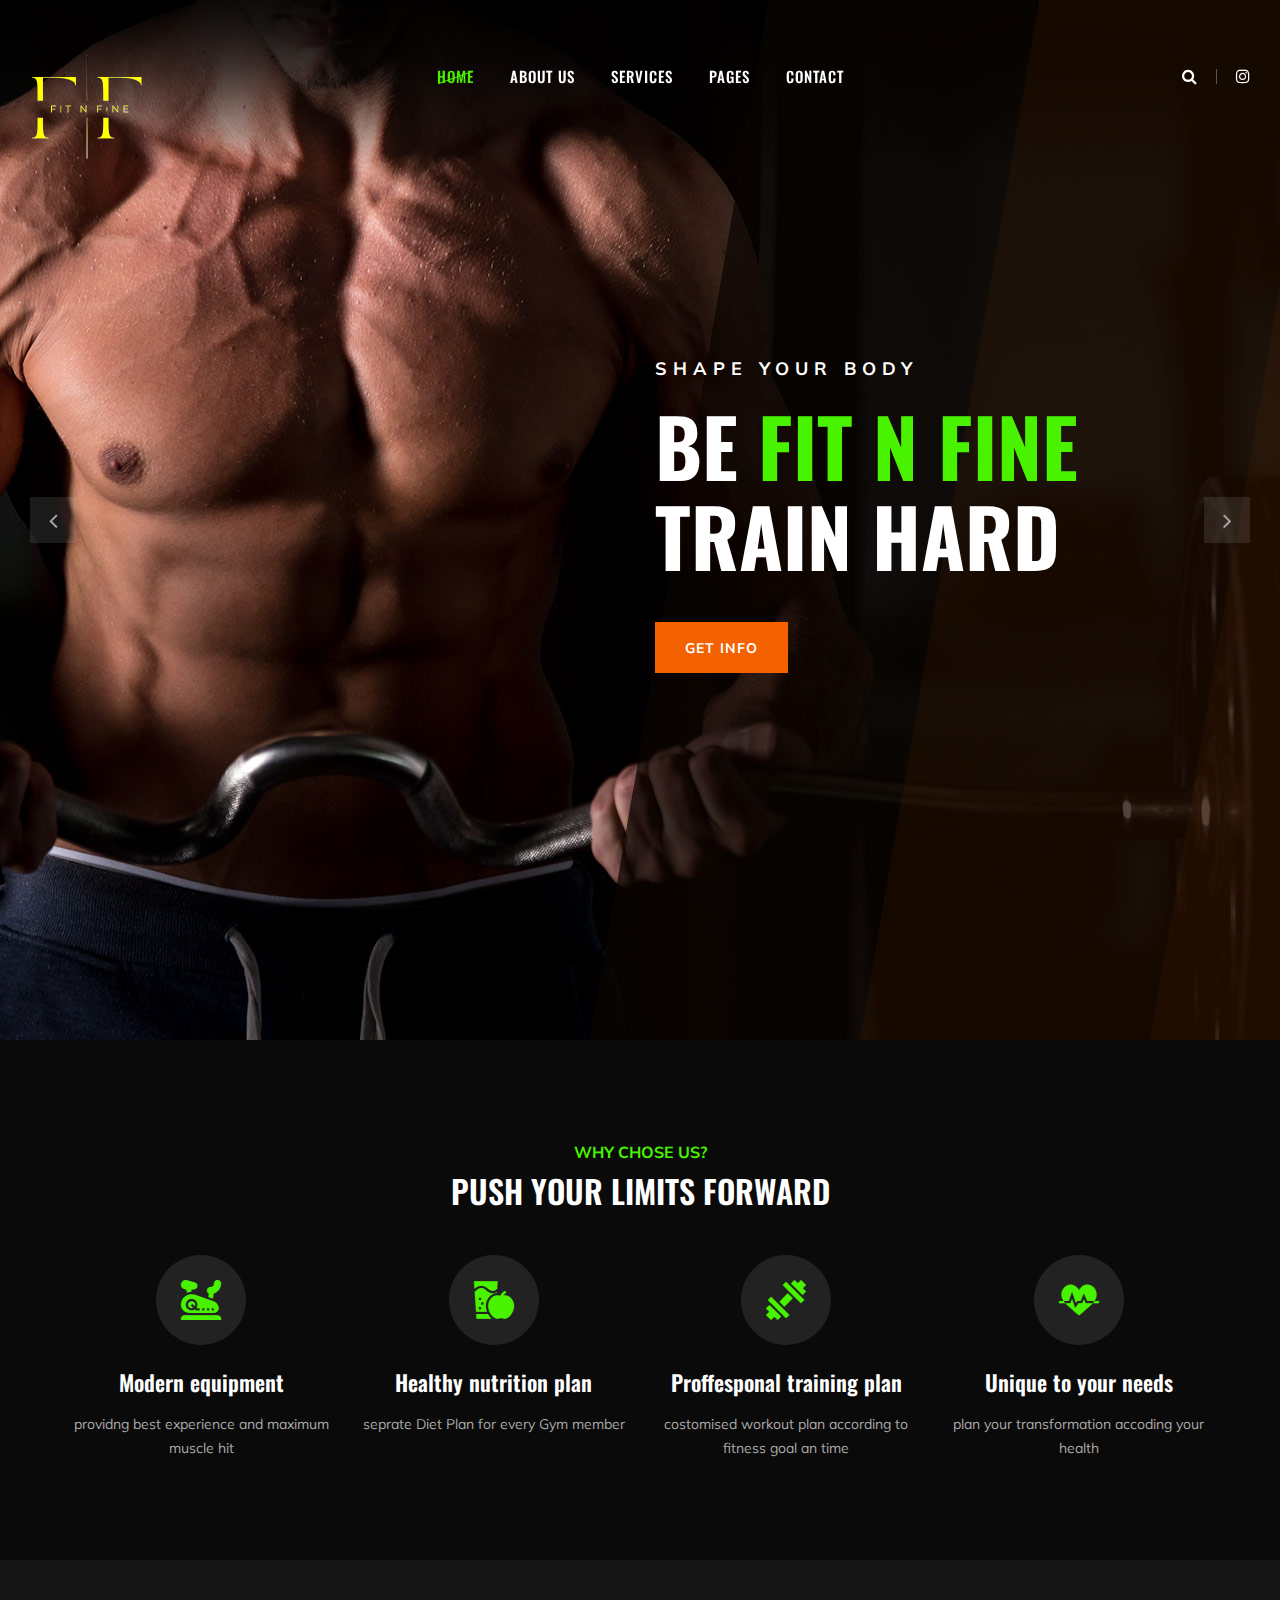
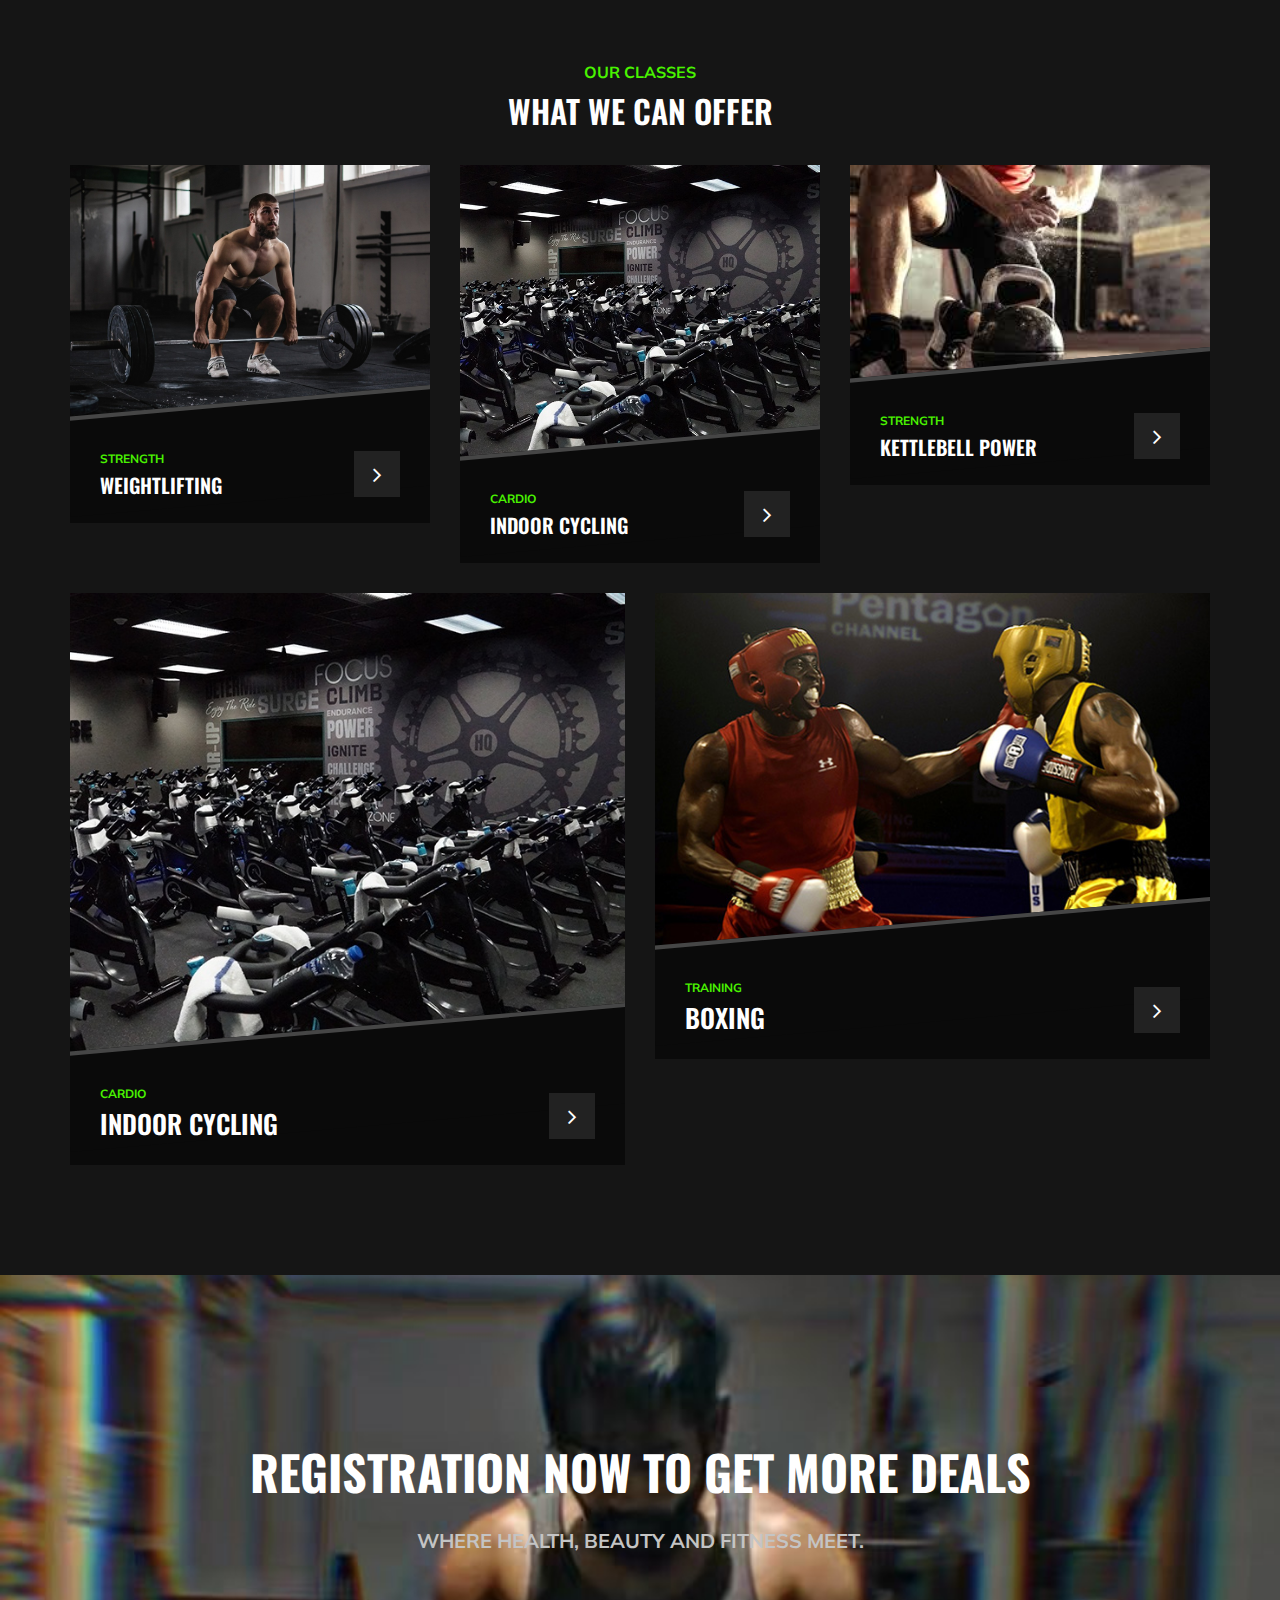
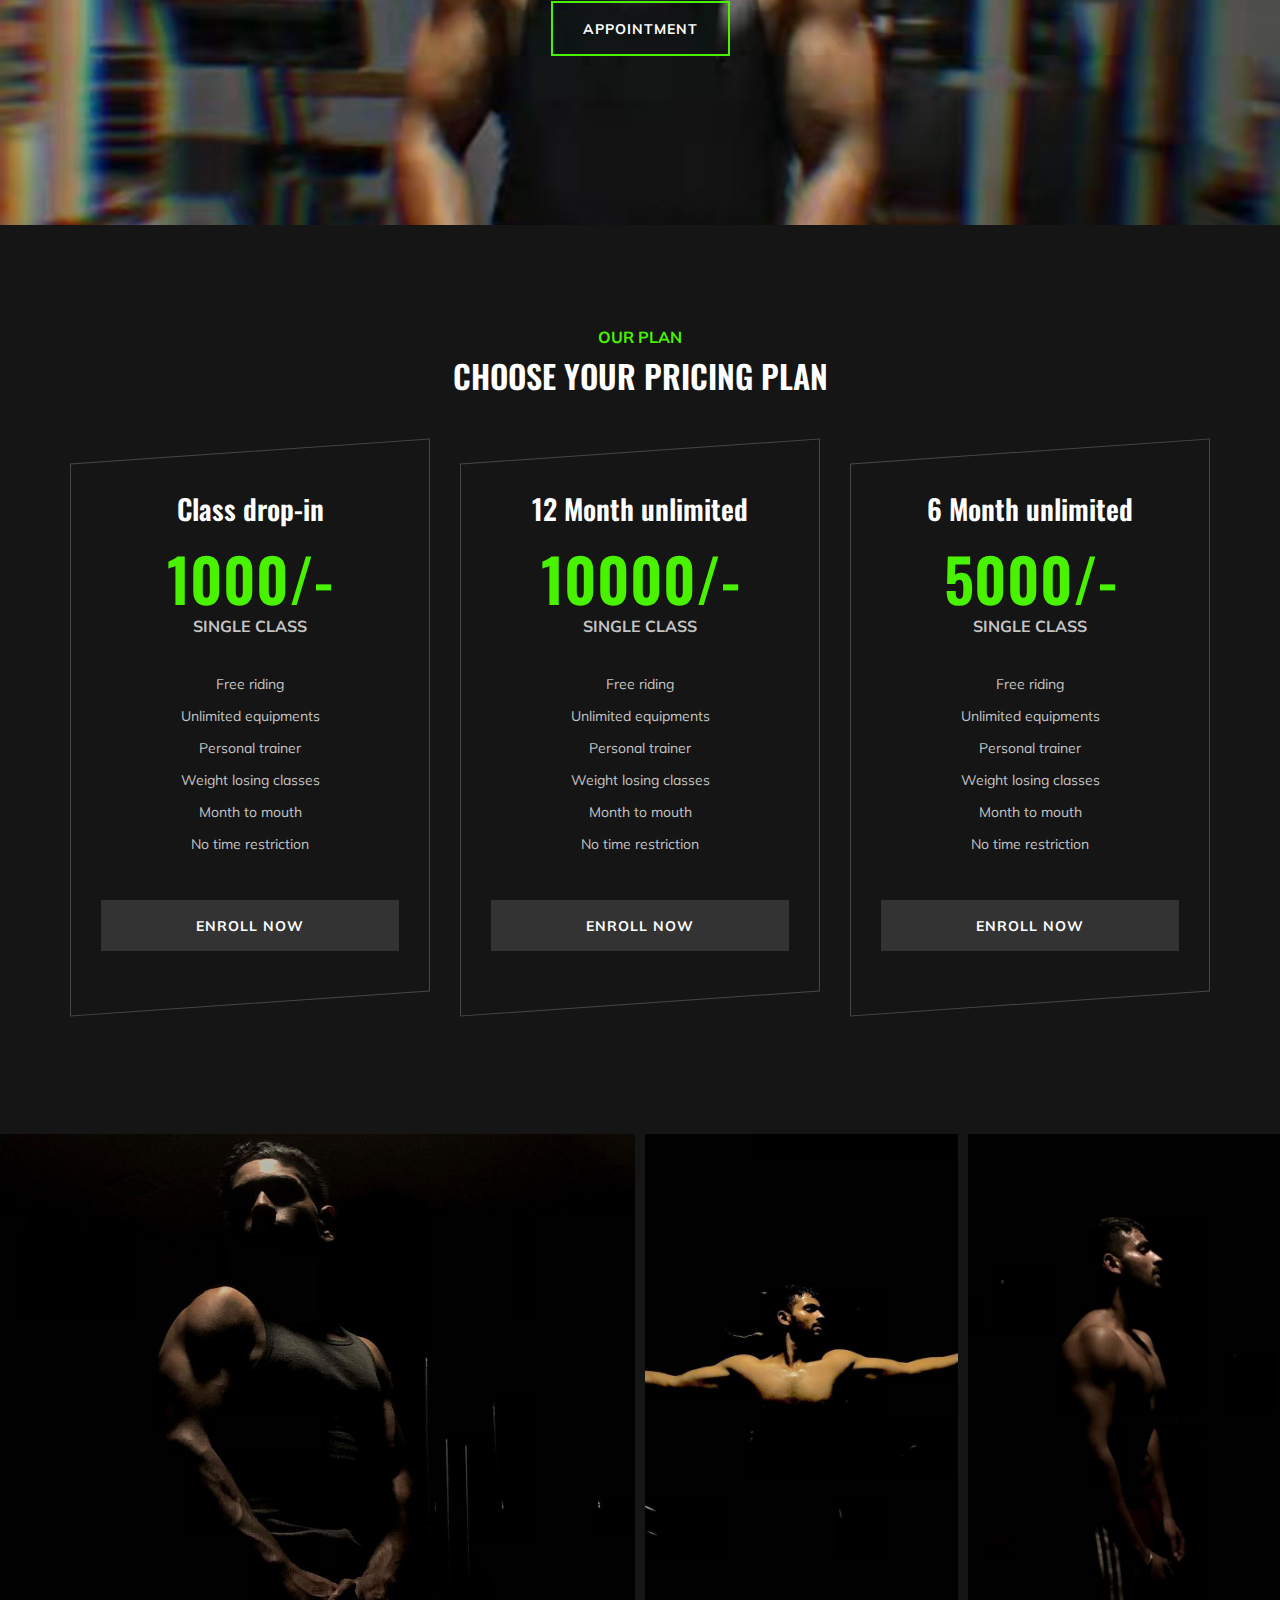
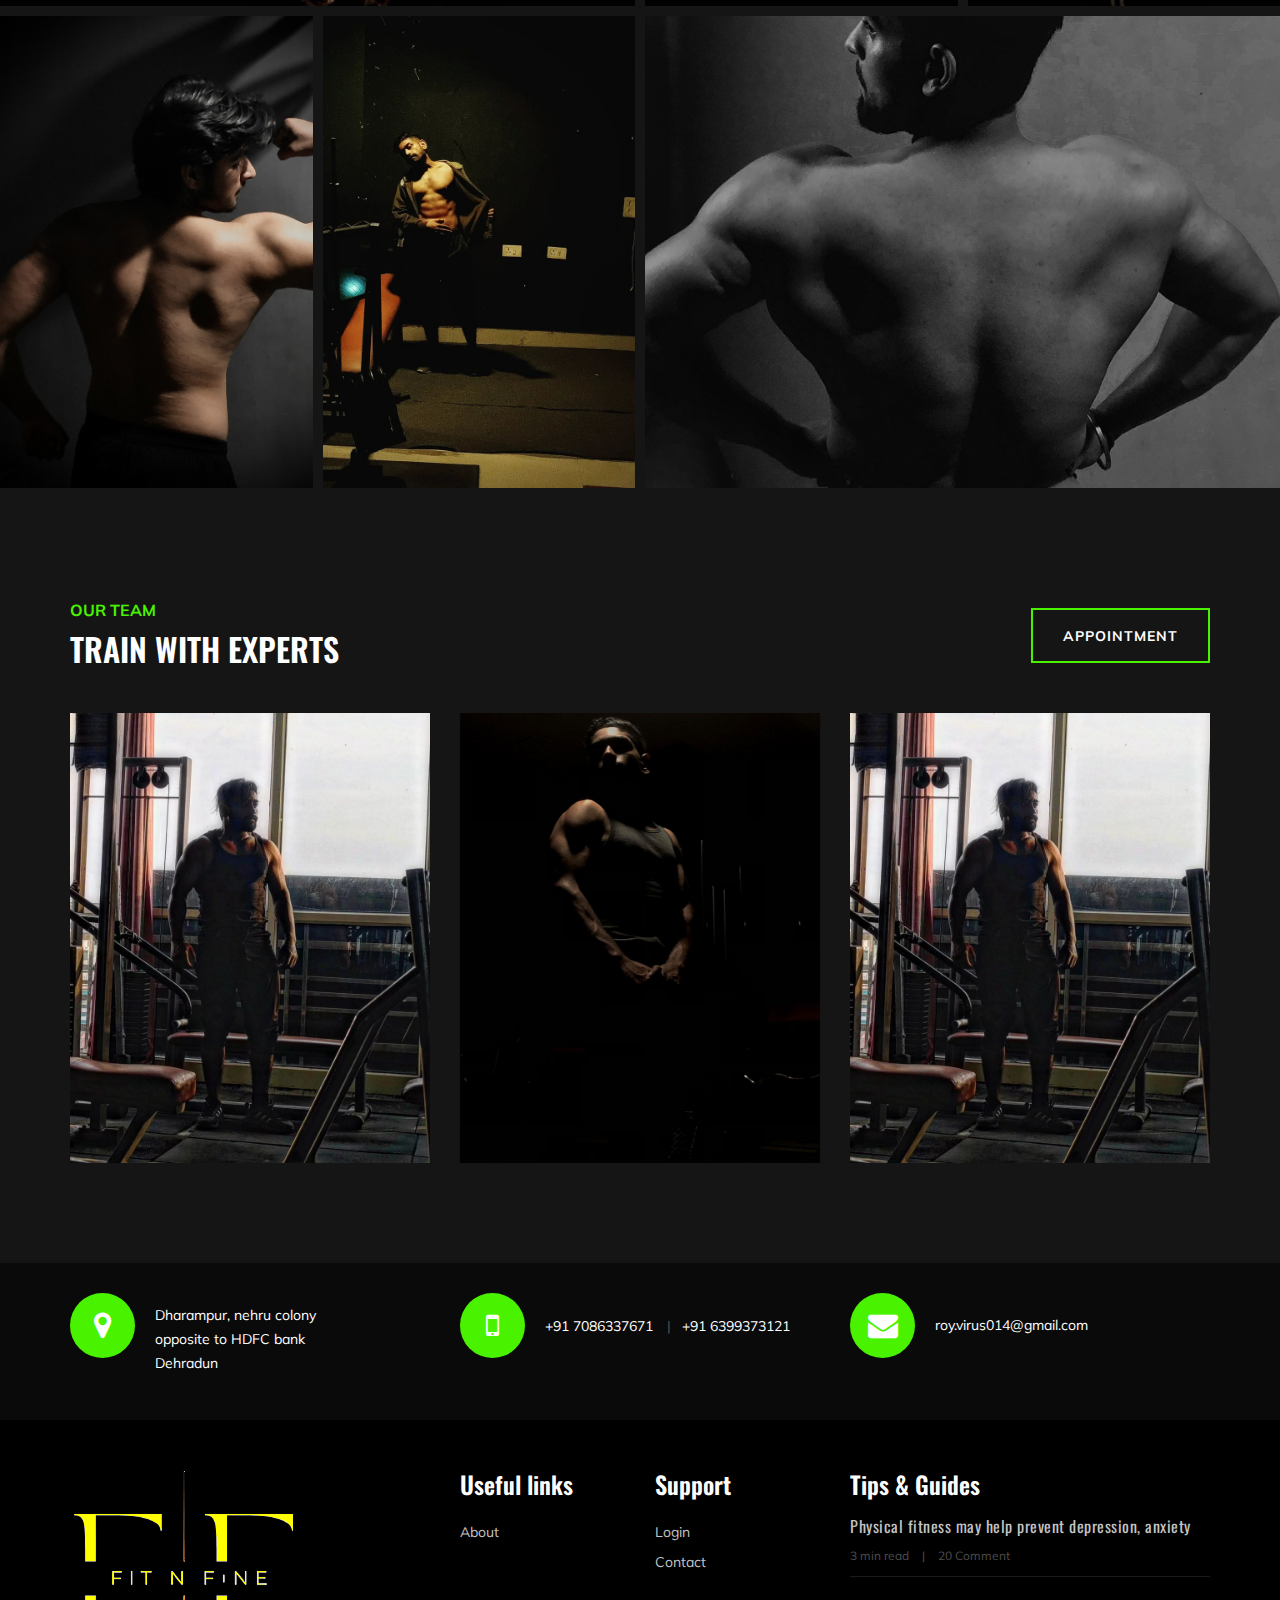
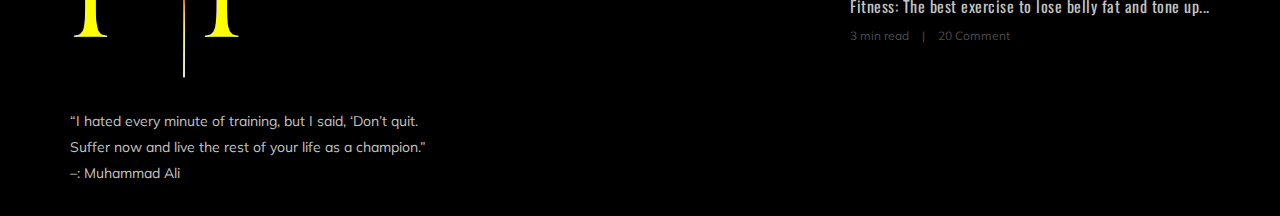
<file: gymlife-master/index.html>
<!DOCTYPE html>
<html lang="zxx">

<head>
    <meta charset="UTF-8">
    <meta name="description" content="Gym Template">
    <meta name="keywords" content="Gym, unica, creative, html">
    <meta name="viewport" content="width=device-width, initial-scale=1.0">
    <meta http-equiv="X-UA-Compatible" content="ie=edge">
    <title>FIT N FINE</title>

    <!-- Google Font -->
    <link href="https://fonts.googleapis.com/css?family=Muli:300,400,500,600,700,800,900&display=swap" rel="stylesheet">
    <link href="https://fonts.googleapis.com/css?family=Oswald:300,400,500,600,700&display=swap" rel="stylesheet">

    <!-- Css Styles -->
    <link rel="stylesheet" href="css/bootstrap.min.css" type="text/css">
    <link rel="stylesheet" href="css/font-awesome.min.css" type="text/css">
    <link rel="stylesheet" href="css/flaticon.css" type="text/css">
    <link rel="stylesheet" href="css/owl.carousel.min.css" type="text/css">
    <link rel="stylesheet" href="css/barfiller.css" type="text/css">
    <link rel="stylesheet" href="css/magnific-popup.css" type="text/css">
    <link rel="stylesheet" href="css/slicknav.min.css" type="text/css">
    <link rel="stylesheet" href="css/style.css" type="text/css">
</head>

<body>
    <!-- Page Preloder -->
    <div id="preloder">
        <div class="loader"></div>
    </div>

    <!-- Offcanvas Menu Section Begin -->
    <div class="offcanvas-menu-overlay"></div>
    <div class="offcanvas-menu-wrapper">
        <div class="canvas-close">
            <i class="fa fa-close"></i>
        </div>
        <div class="canvas-search search-switch">
            <i class="fa fa-search"></i>
        </div>
        <nav class="canvas-menu mobile-menu">
            <ul>
                <li><a href="./index.html">Home</a></li>
                <li><a href="./about-us.html">About Us</a></li>
                <li><a href="./services.html">Services</a></li>
                <li><a href="#">Pages</a>
                    <ul class="dropdown">
                        <li><a href="./bmi-calculator.html">Bmi calculate</a></li>
                    <li><a href="./gallery.html">Gallery</a></li>
                    </ul>
                </li>
                <li><a href="./contact.html">Contact</a></li>
            </ul>
        </nav>
        <div id="mobile-menu-wrap"></div>
        <div class="canvas-social">
           
            <a href="https://www.instagram.com/rajdeep_r0y?utm_source=ig_web_button_share_sheet&igsh=ZDNlZDc0MzIxNw=="><i class="fa fa-instagram"></i></a>
        </div>
    </div>
    <!-- Offcanvas Menu Section End -->

    <!-- Header Section Begin -->
    <header class="header-section">
        <div class="container-fluid">
            <div class="row">
                <div class="col-lg-3">
                    <div class="logo">
                        <a href="./index.html">
                            <img src="img/logo.png" alt="" length="50%" width="50%" >
                        </a>
                    </div>
                </div>
                <div class="col-lg-6">
                    <nav class="nav-menu">
                        <ul>
                            <li class="active"><a href="./index.html">Home</a></li>
                            <li><a href="./about-us.html">About Us</a></li>
                            <li><a href="./services.html">Services</a></li>
                            <li><a href="#">Pages</a>
                                <ul class="dropdown">
                                    <li><a href="./bmi-calculator.html">Bmi calculate</a></li>
                    <li><a href="./gallery.html">Gallery</a></li>
                                </ul>
                            </li>
                            <li><a href="./contact.html">Contact</a></li>
                        </ul>
                    </nav>
                </div>
                <div class="col-lg-3">
                    <div class="top-option">
                        <div class="to-search search-switch">
                            <i class="fa fa-search"></i>
                        </div>
                        <div class="to-social">
                            
                            <a href="https://www.instagram.com/rajdeep_r0y?utm_source=ig_web_button_share_sheet&igsh=ZDNlZDc0MzIxNw=="><i class="fa fa-instagram"></i></a>
                        </div>
                    </div>
                </div>
            </div>
            <div class="canvas-open">
                <i class="fa fa-bars"></i>
            </div>
        </div>
    </header>
    <!-- Header End -->

    <!-- Hero Section Begin -->
    <section class="hero-section">
        <div class="hs-slider owl-carousel">
            <div class="hs-item set-bg" data-setbg="img/hero/hero-1.jpg">
                <div class="container">
                    <div class="row">
                        <div class="col-lg-6 offset-lg-6">
                            <div class="hi-text">
                                <span>Shape your body</span>
                                <h1>Be <strong>FIT N FINE</strong> train hard</h1>
                                <a href="#" class="primary-btn">Get info</a>
                            </div>
                        </div>
                    </div>
                </div>
            </div>
            <div class="hs-item set-bg" data-setbg="img/hero/hero-2.jpg">
                <div class="container">
                    <div class="row">
                        <div class="col-lg-6 offset-lg-6">
                            <div class="hi-text">
                                <span>Shape your body</span>
                                <h1>Be <strong>strong</strong> traning hard</h1>
                                <a href="#" class="primary-btn">Get info</a>
                            </div>
                        </div>
                    </div>
                </div>
            </div>
        </div>
    </section>
    <!-- Hero Section End -->

    <!-- ChoseUs Section Begin -->
    <section class="choseus-section spad">
        <div class="container">
            <div class="row">
                <div class="col-lg-12">
                    <div class="section-title">
                        <span>Why chose us?</span>
                        <h2>PUSH YOUR LIMITS FORWARD</h2>
                    </div>
                </div>
            </div>
            <div class="row">
                <div class="col-lg-3 col-sm-6">
                    <div class="cs-item">
                        <span class="flaticon-034-stationary-bike"></span>
                        <h4>Modern equipment</h4>
                        <p>providng best experience and maximum muscle hit  </p>
                    </div>
                </div>
                <div class="col-lg-3 col-sm-6">
                    <div class="cs-item">
                        <span class="flaticon-033-juice"></span>
                        <h4>Healthy nutrition plan</h4>
                        <p>seprate Diet Plan for every Gym member
                    </div>
                </div>
                <div class="col-lg-3 col-sm-6">
                    <div class="cs-item">
                        <span class="flaticon-002-dumbell"></span>
                        <h4>Proffesponal training plan</h4>
                        <p>costomised workout plan according to  fitness goal an time</p>
                    </div>
                </div>
                <div class="col-lg-3 col-sm-6">
                    <div class="cs-item">
                        <span class="flaticon-014-heart-beat"></span>
                        <h4>Unique to your needs</h4>
                        <p>plan your transformation accoding your health </p>
                    </div>
                </div>
            </div>
        </div>
    </section>
    <!-- ChoseUs Section End -->

    <!-- Classes Section Begin -->
    <section class="classes-section spad">
        <div class="container">
            <div class="row">
                <div class="col-lg-12">
                    <div class="section-title">
                        <span>Our Classes</span>
                        <h2>WHAT WE CAN OFFER</h2>
                    </div>
                </div>
            </div>
            <div class="row">
                <div class="col-lg-4 col-md-6">
                    <div class="class-item">
                        <div class="ci-pic">
                            <img src="img/classes/class-1.jpg" alt="">
                        </div>
                        <div class="ci-text">
                            <span>STRENGTH</span>
                            <h5>Weightlifting</h5>
                            <a href="#"><i class="fa fa-angle-right"></i></a>
                        </div>
                    </div>
                </div>
                <div class="col-lg-4 col-md-6">
                    <div class="class-item">
                        <div class="ci-pic">
                            <img src="img/classes/class-2.jpg" alt="">
                        </div>
                        <div class="ci-text">
                            <span>Cardio</span>
                            <h5>Indoor cycling</h5>
                            <a href="#"><i class="fa fa-angle-right"></i></a>
                        </div>
                    </div>
                </div>
                <div class="col-lg-4 col-md-6">
                    <div class="class-item">
                        <div class="ci-pic">
                            <img src="img/classes/class-3.jpg" alt="">
                        </div>
                        <div class="ci-text">
                            <span>STRENGTH</span>
                            <h5>Kettlebell power</h5>
                            <a href="#"><i class="fa fa-angle-right"></i></a>
                        </div>
                    </div>
                </div>
                <div class="col-lg-6 col-md-6">
                    <div class="class-item">
                        <div class="ci-pic">
                            <img src="img/classes/class-4.jpg" alt="">
                        </div>
                        <div class="ci-text">
                            <span>Cardio</span>
                            <h4>Indoor cycling</h4>
                            <a href="#"><i class="fa fa-angle-right"></i></a>
                        </div>
                    </div>
                </div>
                <div class="col-lg-6">
                    <div class="class-item">
                        <div class="ci-pic">
                            <img src="img/classes/class-5.jpg" alt="">
                        </div>
                        <div class="ci-text">
                            <span>Training</span>
                            <h4>Boxing</h4>
                            <a href="#"><i class="fa fa-angle-right"></i></a>
                        </div>
                    </div>
                </div>
            </div>
        </div>
    </section>
    <!-- ChoseUs Section End -->

    <!-- Banner Section Begin -->
    <section class="banner-section set-bg" data-setbg="img/banner-bg.jpg">
        <div class="container">
            <div class="row">
                <div class="col-lg-12 text-center">
                    <div class="bs-text">
                        <h2>registration now to get more deals</h2>
                        <div class="bt-tips">Where health, beauty and fitness meet.</div>
                        <a href="#" class="primary-btn  btn-normal">Appointment</a>
                    </div>
                </div>
            </div>
        </div>
    </section>
    <!-- Banner Section End -->

    <!-- Pricing Section Begin -->
    <section class="pricing-section spad">
        <div class="container">
            <div class="row">
                <div class="col-lg-12">
                    <div class="section-title">
                        <span>Our Plan</span>
                        <h2>Choose your pricing plan</h2>
                    </div>
                </div>
            </div>
            <div class="row justify-content-center">
                <div class="col-lg-4 col-md-8">
                    <div class="ps-item">
                        <h3>Class drop-in</h3>
                        <div class="pi-price">
                            <h2>1000/-</h2>
                            <span>SINGLE CLASS</span>
                        </div>
                        <ul>
                            <li>Free riding</li>
                            <li>Unlimited equipments</li>
                            <li>Personal trainer</li>
                            <li>Weight losing classes</li>
                            <li>Month to mouth</li>
                            <li>No time restriction</li>
                        </ul>
                        <a href="#" class="primary-btn pricing-btn">Enroll now</a>
                        <a href="#" class="thumb-icon"><i class="fa fa-picture-o"></i></a>
                    </div>
                </div>
                <div class="col-lg-4 col-md-8">
                    <div class="ps-item">
                        <h3>12 Month unlimited</h3>
                        <div class="pi-price">
                            <h2>10000/-</h2>
                            <span>SINGLE CLASS</span>
                        </div>
                        <ul>
                            <li>Free riding</li>
                            <li>Unlimited equipments</li>
                            <li>Personal trainer</li>
                            <li>Weight losing classes</li>
                            <li>Month to mouth</li>
                            <li>No time restriction</li>
                        </ul>
                        <a href="#" class="primary-btn pricing-btn">Enroll now</a>
                        <a href="#" class="thumb-icon"><i class="fa fa-picture-o"></i></a>
                    </div>
                </div>
                <div class="col-lg-4 col-md-8">
                    <div class="ps-item">
                        <h3>6 Month unlimited</h3>
                        <div class="pi-price">
                            <h2>5000/-</h2>
                            <span>SINGLE CLASS</span>
                        </div>
                        <ul>
                            <li>Free riding</li>
                            <li>Unlimited equipments</li>
                            <li>Personal trainer</li>
                            <li>Weight losing classes</li>
                            <li>Month to mouth</li>
                            <li>No time restriction</li>
                        </ul>
                        <a href="#" class="primary-btn pricing-btn">Enroll now</a>
                        <a href="#" class="thumb-icon"><i class="fa fa-picture-o"></i></a>
                    </div>
                </div>
            </div>
        </div>
    </section>
    <!-- Pricing Section End -->

    <!-- Gallery Section Begin -->
    <div class="gallery-section">
        <div class="gallery">
            <div class="grid-sizer"></div>
            <div class="gs-item grid-wide set-bg" data-setbg="img/gallery/gallery-1.jpg">
                <a href="img/gallery/gallery-1.jpg" class="thumb-icon image-popup"><i class="fa fa-picture-o"></i></a>
            </div>
            <div class="gs-item set-bg" data-setbg="img/gallery/gallery-2.jpg">
                <a href="img/gallery/gallery-2.jpg" class="thumb-icon image-popup"><i class="fa fa-picture-o"></i></a>
            </div>
            <div class="gs-item set-bg" data-setbg="img/gallery/gallery-3.jpg">
                <a href="img/gallery/gallery-3.jpg" class="thumb-icon image-popup"><i class="fa fa-picture-o"></i></a>
            </div>
            <div class="gs-item set-bg" data-setbg="img/gallery/gallery-4.jpg">
                <a href="img/gallery/gallery-4.jpg" class="thumb-icon image-popup"><i class="fa fa-picture-o"></i></a>
            </div>
            <div class="gs-item set-bg" data-setbg="img/gallery/gallery-5.jpg">
                <a href="img/gallery/gallery-5.jpg" class="thumb-icon image-popup"><i class="fa fa-picture-o"></i></a>
            </div>
            <div class="gs-item grid-wide set-bg" data-setbg="img/gallery/gallery-6.jpg">
                <a href="img/gallery/gallery-6.jpg" class="thumb-icon image-popup"><i class="fa fa-picture-o"></i></a>
            </div>
        </div>
    </div>
    <!-- Gallery Section End -->

    <!-- Team Section Begin -->
    <section class="team-section spad">
        <div class="container">
            <div class="row">
                <div class="col-lg-12">
                    <div class="team-title">
                        <div class="section-title">
                            <span>Our Team</span>
                            <h2>TRAIN WITH EXPERTS</h2>
                        </div>
                        <a href="#" class="primary-btn btn-normal appoinment-btn">appointment</a>
                    </div>
                </div>
            </div>
            <div class="row">
                <div class="ts-slider owl-carousel">
                    <div class="col-lg-4">
                        <div class="ts-item set-bg" data-setbg="img/team/team-1.jpg">
                            <div class="ts_text">
                                <h4>Rajdeep Roy</h4>
                                <span>Gym Trainer/ Owner</span>
                            </div>
                        </div>
                    </div>
                    
                    <div class="col-lg-4">
                        <div class="ts-item set-bg" data-setbg="img/team/team-2.jpg">
                            <div class="ts_text">
                                <h4>Rajdeep Roy</h4>
                                <span>Gym Trainer/ Owner</span>
                            </div>
                        </div>
                    </div>
                    
                        </div>
                    </div>
                   
                    
                </div>
            </div>
        </div>
    </section>
    <!-- Team Section End -->

    <!-- Get In Touch Section Begin -->
    <div class="gettouch-section">
        <div class="container">
            <div class="row">
                <div class="col-md-4">
                    <div class="gt-text">
                        <i class="fa fa-map-marker"></i>
                        <p>Dharampur, nehru colony <br/> opposite to HDFC bank <br> Dehradun </p>
                    </div>
                </div>
                <div class="col-md-4">
                    <div class="gt-text">
                        <i class="fa fa-mobile"></i>
                        <ul>
                            <li>+91 7086337671</li>
                                <li>+91 6399373121</li>
                        </ul>
                    </div>
                </div>
                <div class="col-md-4">
                    <div class="gt-text email">
                        <i class="fa fa-envelope"></i>
                        <p>roy.virus014@gmail.com</p>
                    </div>
                </div>
            </div>
        </div>
    </div>
    <!-- Get In Touch Section End -->

    <!-- Footer Section Begin -->
    <section class="footer-section">
        <div class="container">
            <div class="row">
                <div class="col-lg-4">
                    <div class="fs-about">
                        <div class="fa-logo">
                            <a href="#"><img src="img/logo.png" alt=""></a>
                        </div>
                        <p>“I hated every minute of training, but I said, ‘Don’t quit. Suffer now and live the rest of your life as a champion.”<br> –: Muhammad Ali</p>
                        
                    </div>
                </div>
                <div class="col-lg-2 col-md-3 col-sm-6">
                    <div class="fs-widget">
                        <h4>Useful links</h4>
                        <ul>
                            <li><a href="#">About</a></li>
                            
                        </ul>
                    </div>
                </div>
                <div class="col-lg-2 col-md-3 col-sm-6">
                    <div class="fs-widget">
                        <h4>Support</h4>
                        <ul>
                            <li><a href="./login.html">Login</a></li>
                            
                            <li><a href="#">Contact</a></li>
                        </ul>
                    </div>
                </div>
                <div class="col-lg-4 col-md-6">
                    <div class="fs-widget">
                        <h4>Tips & Guides</h4>
                        <div class="fw-recent">
                            <h6><a href="#">Physical fitness may help prevent depression, anxiety</a></h6>
                            <ul>
                                <li>3 min read</li>
                                <li>20 Comment</li>
                            </ul>
                        </div>
                        <div class="fw-recent">
                            <h6><a href="#">Fitness: The best exercise to lose belly fat and tone up...</a></h6>
                            <ul>
                                <li>3 min read</li>
                                <li>20 Comment</li>
                            </ul>
                        </div>
                    </div>
                </div>
            </div>
           
        </div>
    </section>
    <!-- Footer Section End -->

    <!-- Search model Begin -->
    <div class="search-model">
        <div class="h-100 d-flex align-items-center justify-content-center">
            <div class="search-close-switch">+</div>
            <form class="search-model-form">
                <input type="text" id="search-input" placeholder="Search here.....">
            </form>
        </div>
    </div>
    <!-- Search model end -->

    <!-- Js Plugins -->
    <script src="js/jquery-3.3.1.min.js"></script>
    <script src="js/bootstrap.min.js"></script>
    <script src="js/jquery.magnific-popup.min.js"></script>
    <script src="js/masonry.pkgd.min.js"></script>
    <script src="js/jquery.barfiller.js"></script>
    <script src="js/jquery.slicknav.js"></script>
    <script src="js/owl.carousel.min.js"></script>
    <script src="js/main.js"></script>



</body>

</html>
</file>
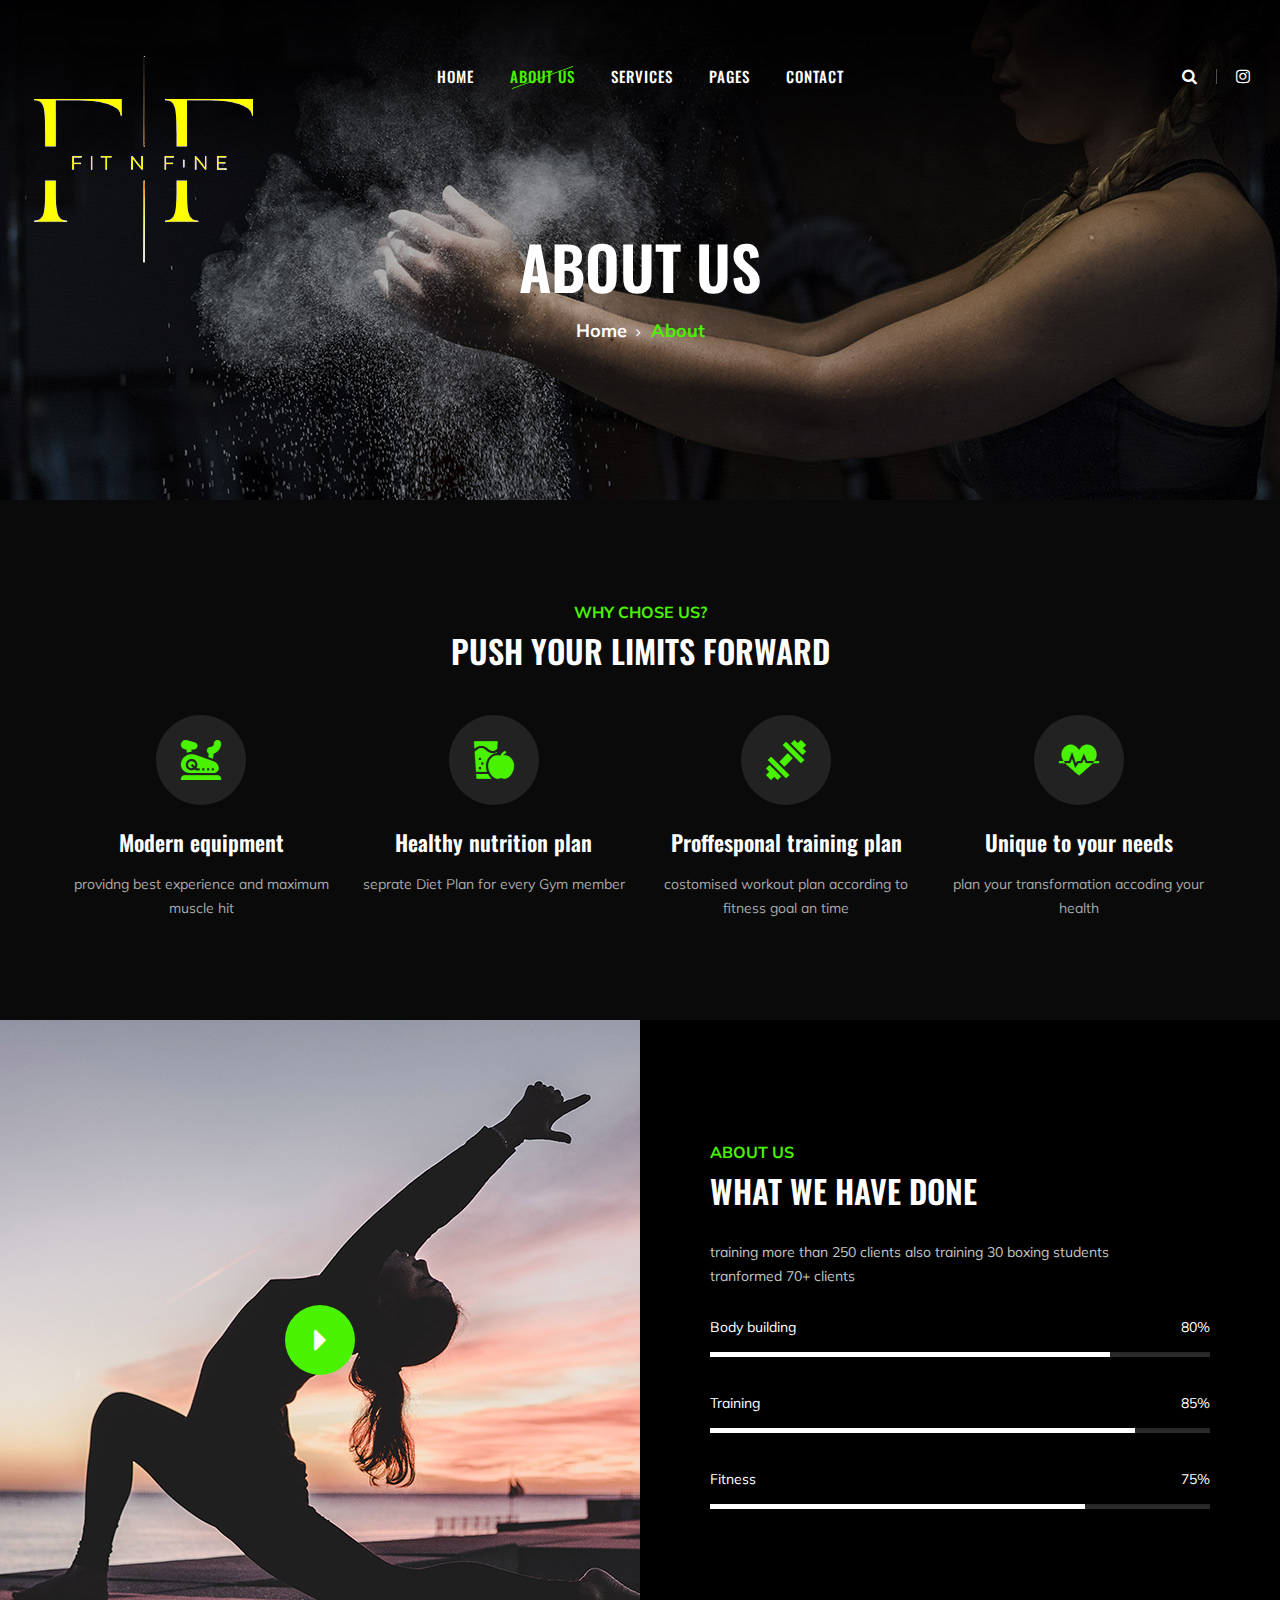
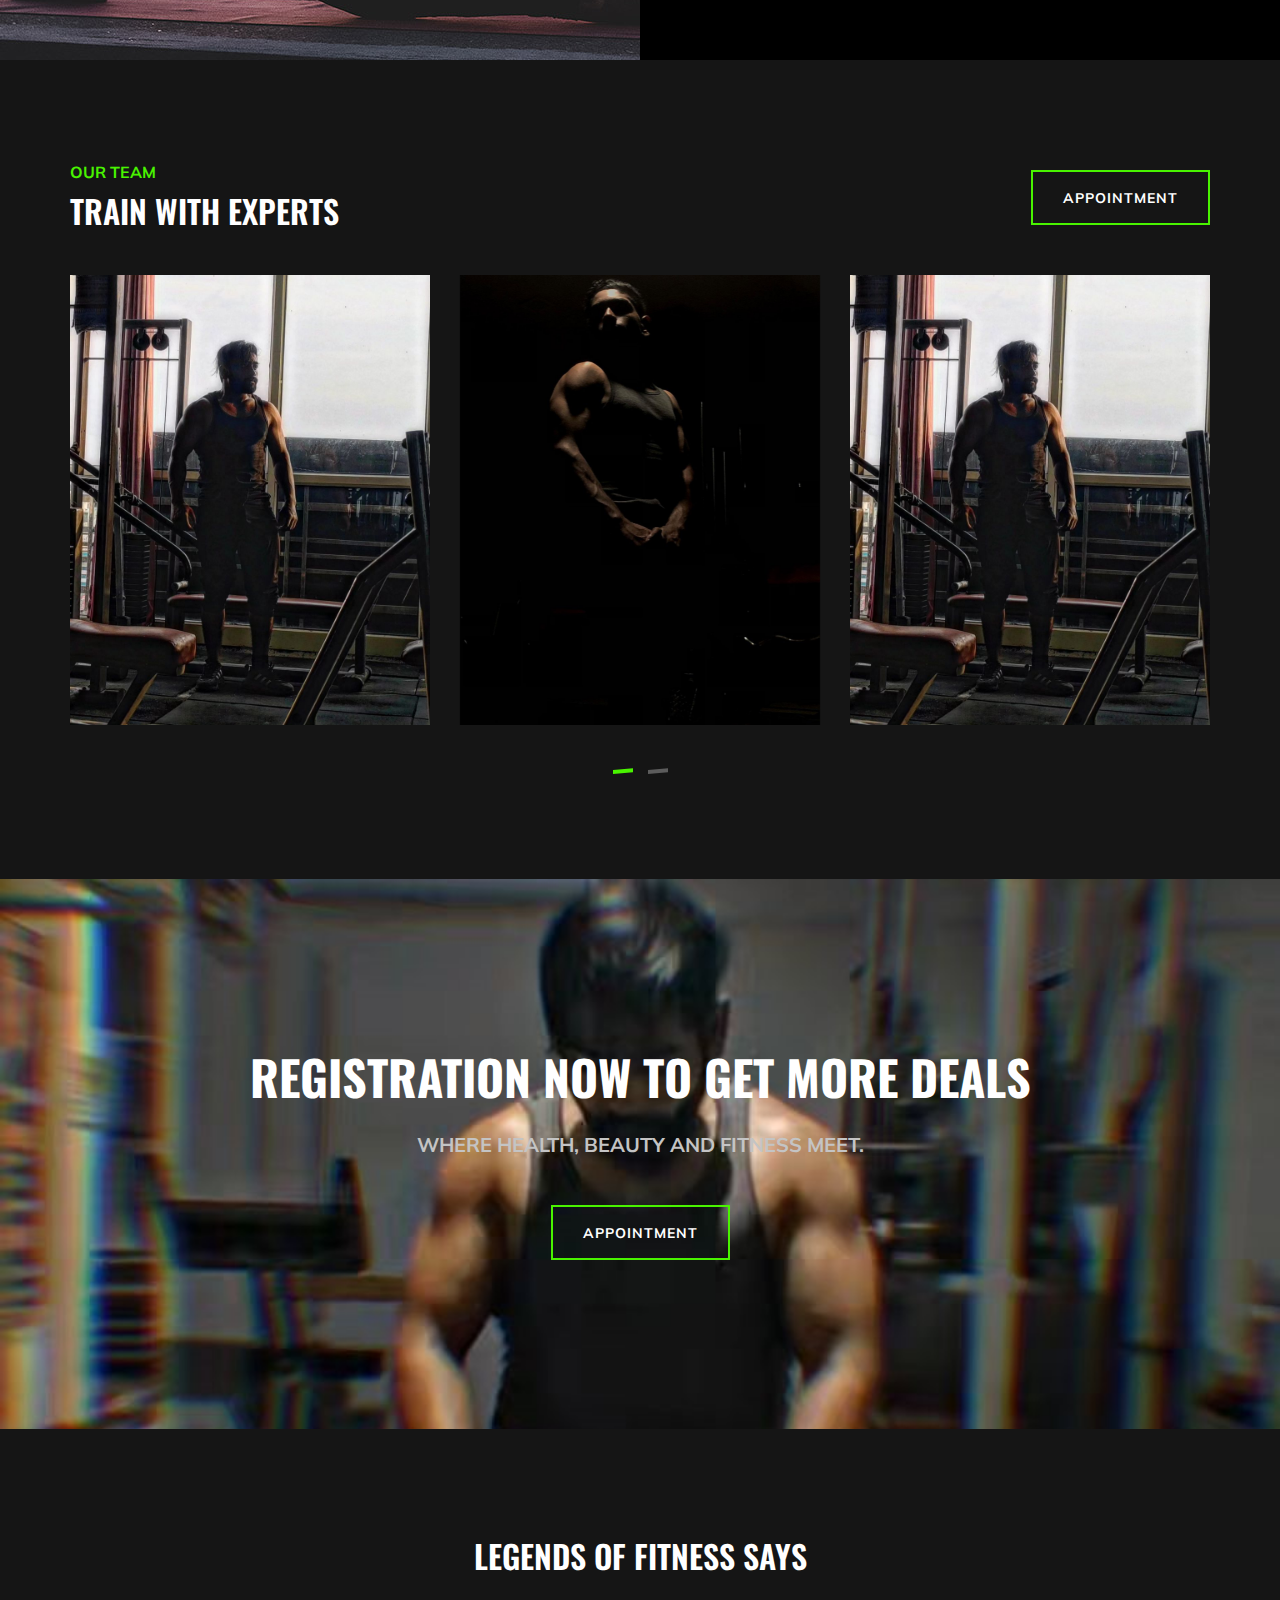
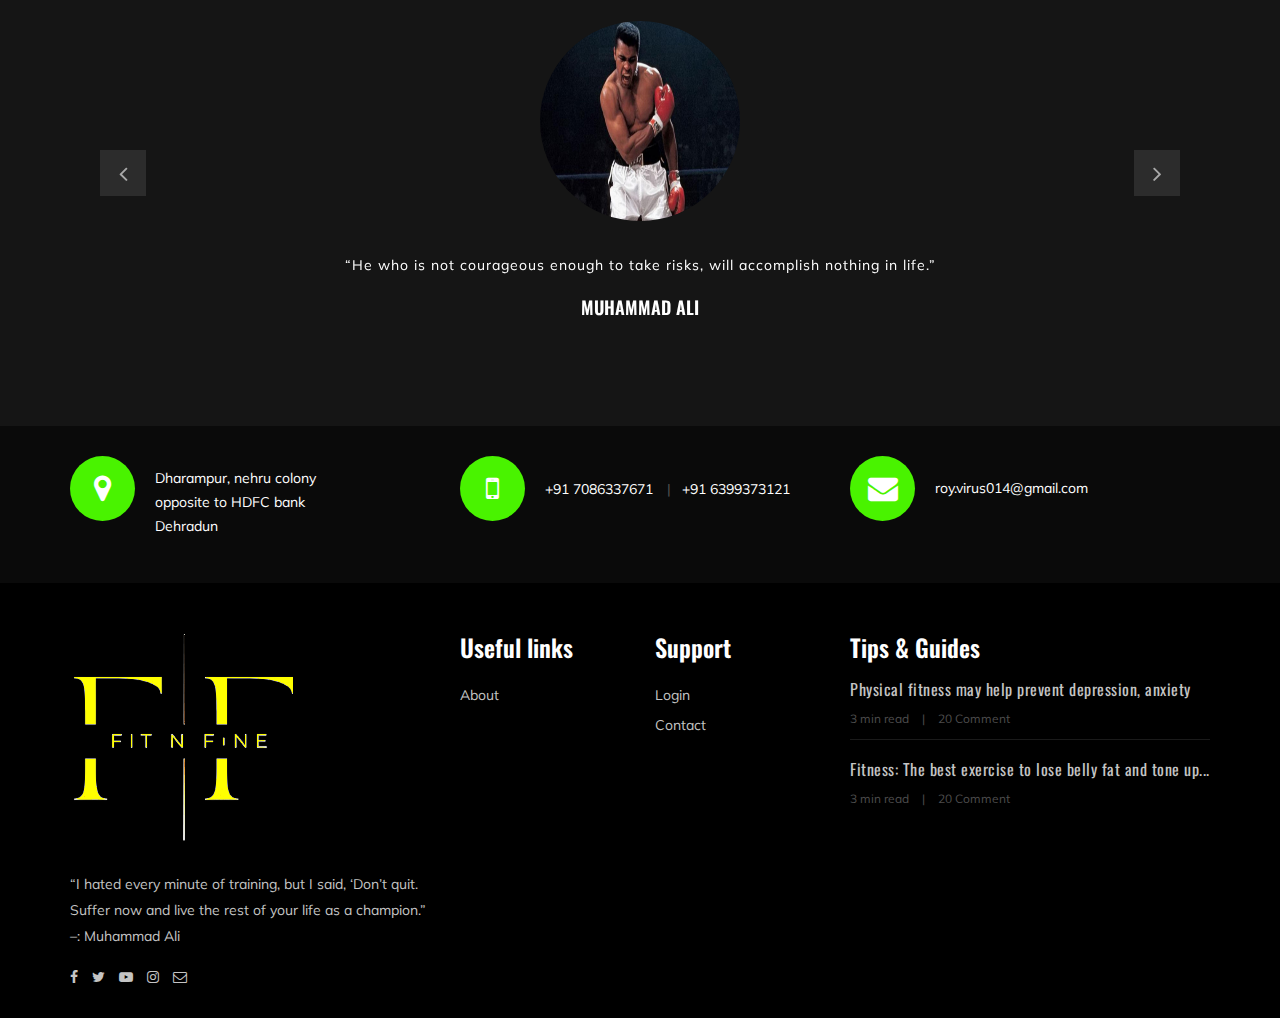
<file: gymlife-master/about-us.html>
<!DOCTYPE html>
<html lang="zxx">

<head>
    <meta charset="UTF-8">
    <meta name="description" content="Gym Template">
    <meta name="keywords" content="Gym, unica, creative, html">
    <meta name="viewport" content="width=device-width, initial-scale=1.0">
    <meta http-equiv="X-UA-Compatible" content="ie=edge">
    <title>FIT N FINE</title>

    <!-- Google Font -->
    <link href="https://fonts.googleapis.com/css?family=Muli:300,400,500,600,700,800,900&display=swap" rel="stylesheet">
    <link href="https://fonts.googleapis.com/css?family=Oswald:300,400,500,600,700&display=swap" rel="stylesheet">

    <!-- Css Styles -->
    <link rel="stylesheet" href="css/bootstrap.min.css" type="text/css">
    <link rel="stylesheet" href="css/font-awesome.min.css" type="text/css">
    <link rel="stylesheet" href="css/flaticon.css" type="text/css">
    <link rel="stylesheet" href="css/owl.carousel.min.css" type="text/css">
    <link rel="stylesheet" href="css/barfiller.css" type="text/css">
    <link rel="stylesheet" href="css/magnific-popup.css" type="text/css">
    <link rel="stylesheet" href="css/slicknav.min.css" type="text/css">
    <link rel="stylesheet" href="css/style.css" type="text/css">
</head>

<body>
    <!-- Page Preloder -->
    <div id="preloder">
        <div class="loader"></div>
    </div>

 <!-- Offcanvas Menu Section Begin -->
    <div class="offcanvas-menu-overlay"></div>
    <div class="offcanvas-menu-wrapper">
        <div class="canvas-close">
            <i class="fa fa-close"></i>
        </div>
        <div class="canvas-search search-switch">
            <i class="fa fa-search"></i>
        </div>
        <nav class="canvas-menu mobile-menu">
            <ul>
                <li><a href="./index.html">Home</a></li>
                <li><a href="./about-us.html">About Us</a></li>
                <li><a href="./services.html">Services</a></li>
                <li><a href="#">Pages</a>
                    <ul class="dropdown">
                        <li><a href="./bmi-calculator.html">Bmi calculate</a></li>
                        <li><a href="./gallery.html">Gallery</a></li>
                       
                    </ul>
                </li>
                <li><a href="./contact.html">Contact</a></li>
            </ul>
        </nav>
        <div id="mobile-menu-wrap"></div>
        <div class="canvas-social">
            
            <a href="#"><i class="fa fa-instagram"></i></a>
        </div>
    </div>
    <!-- Offcanvas Menu Section End -->

    <!-- Header Section Begin -->
    <header class="header-section">
        <div class="container-fluid">
            <div class="row">
                <div class="col-lg-3">
                    <div class="logo">
                        <a href="./index.html">
                            <img src="img/logo.png" alt="">
                        </a>
                    </div>
                </div>
                <div class="col-lg-6">
                    <nav class="nav-menu">
                        <ul>
                            <li><a href="./index.html">Home</a></li>
                            <li class="active"><a href="./about-us.html">About Us</a></li>
                            <li><a href="./services.html">Services</a></li>
                            <li><a href="#">Pages</a>
                                <ul class="dropdown">
                                    <li><a href="./bmi-calculator.html">Bmi calculate</a></li>
                                    <li><a href="./gallery.html">Gallery</a></li>
                                </ul>
                            </li>
                            <li><a href="./contact.html">Contact</a></li>
                        </ul>
                    </nav>
                </div>
                <div class="col-lg-3">
                    <div class="top-option">
                        <div class="to-search search-switch">
                            <i class="fa fa-search"></i>
                        </div>
                        <div class="to-social">
                            
                            <a href="https://www.instagram.com/rajdeep_r0y?utm_source=ig_web_button_share_sheet&igsh=ZDNlZDc0MzIxNw=="><i class="fa fa-instagram"></i></a>
                        </div>
                    </div>
                </div>
            </div>
            <div class="canvas-open">
                <i class="fa fa-bars"></i>
            </div>
        </div>
    </header>
    <!-- Header End -->

    <!-- Breadcrumb Section Begin -->
    <section class="breadcrumb-section set-bg" data-setbg="img/breadcrumb-bg.jpg">
        <div class="container">
            <div class="row">
                <div class="col-lg-12 text-center">
                    <div class="breadcrumb-text">
                        <h2>About us</h2>
                        <div class="bt-option">
                            <a href="./index.html">Home</a>
                            <span>About</span>
                        </div>
                    </div>
                </div>
            </div>
        </div>
    </section>
    <!-- Breadcrumb Section End -->

    <!-- ChoseUs Section Begin -->
    <section class="choseus-section spad">
        <div class="container">
            <div class="row">
                <div class="col-lg-12">
                    <div class="section-title">
                        <span>Why chose us?</span>
                        <h2>PUSH YOUR LIMITS FORWARD</h2>
                    </div>
                </div>
            </div>
            <div class="row">
                <div class="col-lg-3 col-sm-6">
                    <div class="cs-item">
                        <span class="flaticon-034-stationary-bike"></span>
                        <h4>Modern equipment</h4>
                        <p>providng best experience and maximum muscle hit  </p>
                    </div>
                </div>
                <div class="col-lg-3 col-sm-6">
                    <div class="cs-item">
                        <span class="flaticon-033-juice"></span>
                        <h4>Healthy nutrition plan</h4>
                        <p>seprate Diet Plan for every Gym member
                        </p>
                    </div>
                </div>
                <div class="col-lg-3 col-sm-6">
                    <div class="cs-item">
                        <span class="flaticon-002-dumbell"></span>
                        <h4>Proffesponal training plan</h4>
                        <p>costomised workout plan according to  fitness goal an time</p>
                    </div>
                </div>
                <div class="col-lg-3 col-sm-6">
                    <div class="cs-item">
                        <span class="flaticon-014-heart-beat"></span>
                        <h4>Unique to your needs</h4>
                        <p>plan your transformation accoding your health </p>
                    </div>
                </div>
            </div>
        </div>
    </section>
    <!-- ChoseUs Section End -->

    <!-- About US Section Begin -->
    <section class="aboutus-section">
        <div class="container-fluid">
            <div class="row">
                <div class="col-lg-6 p-0">
                    <div class="about-video set-bg" data-setbg="img/about-us.jpg">
                        <a href="https://www.youtube.com/watch?v=EzKkl64rRbM" class="play-btn video-popup"><i
                                class="fa fa-caret-right"></i></a>
                    </div>
                </div>
                <div class="col-lg-6 p-0">
                    <div class="about-text">
                        <div class="section-title">
                            <span>About Us</span>
                            <h2>What we have done</h2>
                        </div>
                        <div class="at-desc">
                            <p>training more than 250 clients also training 30 boxing students <br>
                                tranformed 70+ clients
                            </p>
                        </div>
                        <div class="about-bar">
                            <div class="ab-item">
                                <p>Body building</p>
                                <div id="bar1" class="barfiller">
                                    <span class="fill" data-percentage="80"></span>
                                    <div class="tipWrap">
                                        <span class="tip"></span>
                                    </div>
                                </div>
                            </div>
                            <div class="ab-item">
                                <p>Training</p>
                                <div id="bar2" class="barfiller">
                                    <span class="fill" data-percentage="85"></span>
                                    <div class="tipWrap">
                                        <span class="tip"></span>
                                    </div>
                                </div>
                            </div>
                            <div class="ab-item">
                                <p>Fitness</p>
                                <div id="bar3" class="barfiller">
                                    <span class="fill" data-percentage="75"></span>
                                    <div class="tipWrap">
                                        <span class="tip"></span>
                                    </div>
                                </div>
                            </div>
                        </div>
                    </div>
                </div>
            </div>
        </div>
    </section>
    <!-- About US Section End -->

    <!-- Team Section Begin -->
    <section class="team-section spad">
        <div class="container">
            <div class="row">
                <div class="col-lg-12">
                    <div class="team-title">
                        <div class="section-title">
                            <span>Our Team</span>
                            <h2>TRAIN WITH EXPERTS</h2>
                        </div>
                        <a href="#" class="primary-btn btn-normal appoinment-btn">appointment</a>
                    </div>
                </div>
            </div>
            <div class="row">
                <div class="ts-slider owl-carousel">
                    <div class="col-lg-4">
                        <div class="ts-item set-bg" data-setbg="img/team/team-1.jpg">
                            <div class="ts_text">
                                <h4>Rajdeep Roy</h4>
                                <span>Owner/Trainer</span>
                            </div>
                        </div>
                    </div>
                    <div class="col-lg-4">
                        <div class="ts-item set-bg" data-setbg="img/team/team-2.jpg">
                            <div class="ts_text">
                                <h4>Adi</h4>
                                <span>Trainer</span>
                            </div>
                        </div>
                    </div>
                    
                    
                    <div class="col-lg-4">
                        <div class="ts-item set-bg" data-setbg="img/team/team-1.jpg">
                            <div class="ts_text">
                                <h4>Rajdeep Roy</h4>
                                <span>Owner/Trainer</span>
                            </div>
                        </div>
                    </div>
                    <div class="col-lg-4">
                        <div class="ts-item set-bg" data-setbg="img/team/team-2.jpg">
                            <div class="ts_text">
                                <h4>Rajdeep Roy</h4>
                                <span>Owner/Trainer</span>
                            </div>
                        </div>
                    </div>
                </div>
            </div>
        </div>
    </section>
    <!-- Team Section End -->

    <!-- Banner Section Begin -->
    <section class="banner-section set-bg" data-setbg="img/banner-bg.jpg">
        <div class="container">
            <div class="row">
                <div class="col-lg-12 text-center">
                    <div class="bs-text">
                        <h2>registration now to get more deals</h2>
                        <div class="bt-tips">Where health, beauty and fitness meet.</div>
                        <a href="#" class="primary-btn  btn-normal">Appointment</a>
                    </div>
                </div>
            </div>
        </div>
    </section>
    <!-- Banner Section End -->

    <!-- Testimonial Section Begin -->
    <section class="testimonial-section spad">
        <div class="container">
            <div class="row">
                <div class="col-lg-12">
                    <div class="section-title">
                        
                        <h2>Legends of fitness says</h2>
                    </div>
                </div>
            </div>
            <div class="ts_slider owl-carousel">
                <div class="ts_item">
                    <div class="row">
                        <div class="col-lg-12 text-center">
                            <div class="ti_pic">
                                <img src="img/testimonial/testimonial-1.jpg" alt="">
                            </div>
                            <div class="ti_text">
                                <p>“He who is not courageous enough to take risks, will accomplish nothing in life.” </p>
                                <h5>Muhammad Ali</h5>
                                <div class="tt-rating">
                                    
                                </div>
                            </div>
                        </div>
                    </div>
                </div>
                <div class="ts_item">
                    <div class="row">
                        <div class="col-lg-12 text-center">
                            <div class="ti_pic">
                                <img src="img/testimonial/testimonial-2.jpg" alt="">
                            </div>
                            <div class="ti_text">
                                <p>“The real workout starts when you want to stop.”</p>
                                <h5>Ronnie Coleman</h5>
                                <div class="tt-rating">
                                    
                                </div>
                            </div>
                        </div>
                    </div>
                </div>
            </div>
        </div>
    </section>
    <!-- Testimonial Section End -->

    <!-- Get In Touch Section Begin -->
    <div class="gettouch-section">
        <div class="container">
            <div class="row">
                <div class="col-md-4">
                    <div class="gt-text">
                        <i class="fa fa-map-marker"></i>
                        <p>Dharampur, nehru colony <br/> opposite to HDFC bank <br> Dehradun </p>
                    </div>
                </div>
                <div class="col-md-4">
                    <div class="gt-text">
                        <i class="fa fa-mobile"></i>
                        <ul>
                            <li>+91 7086337671</li>
                            <li>+91 6399373121</li>
                        </ul>
                    </div>
                </div>
                <div class="col-md-4">
                    <div class="gt-text email">
                        <i class="fa fa-envelope"></i>
                        <p>roy.virus014@gmail.com</p>
                    </div>
                </div>
            </div>
        </div>
    </div>
    <!-- Get In Touch Section End -->

    <!-- Footer Section Begin -->
    <section class="footer-section">
        <div class="container">
            <div class="row">
                <div class="col-lg-4">
                    <div class="fs-about">
                        <div class="fa-logo">
                            <a href="#"><img src="img/logo.png" alt=""></a>
                        </div>
                        <p>“I hated every minute of training, but I said, ‘Don’t quit. Suffer now and live the rest of your life as a champion.”<br> –: Muhammad Ali</p>
                        <div class="fa-social">
                            <a href="#"><i class="fa fa-facebook"></i></a>
                            <a href="#"><i class="fa fa-twitter"></i></a>
                            <a href="#"><i class="fa fa-youtube-play"></i></a>
                            <a href="#"><i class="fa fa-instagram"></i></a>
                            <a href="#"><i class="fa  fa-envelope-o"></i></a>
                        </div>
                    </div>
                </div>
                <div class="col-lg-2 col-md-3 col-sm-6">
                    <div class="fs-widget">
                        <h4>Useful links</h4>
                        <ul>
                            <li><a href="#">About</a></li>
                        </ul>
                    </div>
                </div>
                <div class="col-lg-2 col-md-3 col-sm-6">
                    <div class="fs-widget">
                        <h4>Support</h4>
                        <ul>
                            <li><a href="./login.html">Login</a></li>
                            
                            <li><a href="./contact.html">Contact</a></li>
                        </ul>
                    </div>
                </div>
                <div class="col-lg-4 col-md-6">
                    <div class="fs-widget">
                        <h4>Tips & Guides</h4>
                        <div class="fw-recent">
                            <h6><a href="#">Physical fitness may help prevent depression, anxiety</a></h6>
                            <ul>
                                <li>3 min read</li>
                                <li>20 Comment</li>
                            </ul>
                        </div>
                        <div class="fw-recent">
                            <h6><a href="#">Fitness: The best exercise to lose belly fat and tone up...</a></h6>
                            <ul>
                                <li>3 min read</li>
                                <li>20 Comment</li>
                            </ul>
                        </div>
                    </div>
                </div>
            </div>
            
        </div>
    </section>
    <!-- Footer Section End -->

    <!-- Search model Begin -->
    <div class="search-model">
        <div class="h-100 d-flex align-items-center justify-content-center">
            <div class="search-close-switch">+</div>
            <form class="search-model-form">
                <input type="text" id="search-input" placeholder="Search here.....">
            </form>
        </div>
    </div>
    <!-- Search model end -->

    <!-- Js Plugins -->
    <script src="js/jquery-3.3.1.min.js"></script>
    <script src="js/bootstrap.min.js"></script>
    <script src="js/jquery.magnific-popup.min.js"></script>
    <script src="js/masonry.pkgd.min.js"></script>
    <script src="js/jquery.barfiller.js"></script>
    <script src="js/jquery.slicknav.js"></script>
    <script src="js/owl.carousel.min.js"></script>
    <script src="js/main.js"></script>


</body>

</html>
</file>
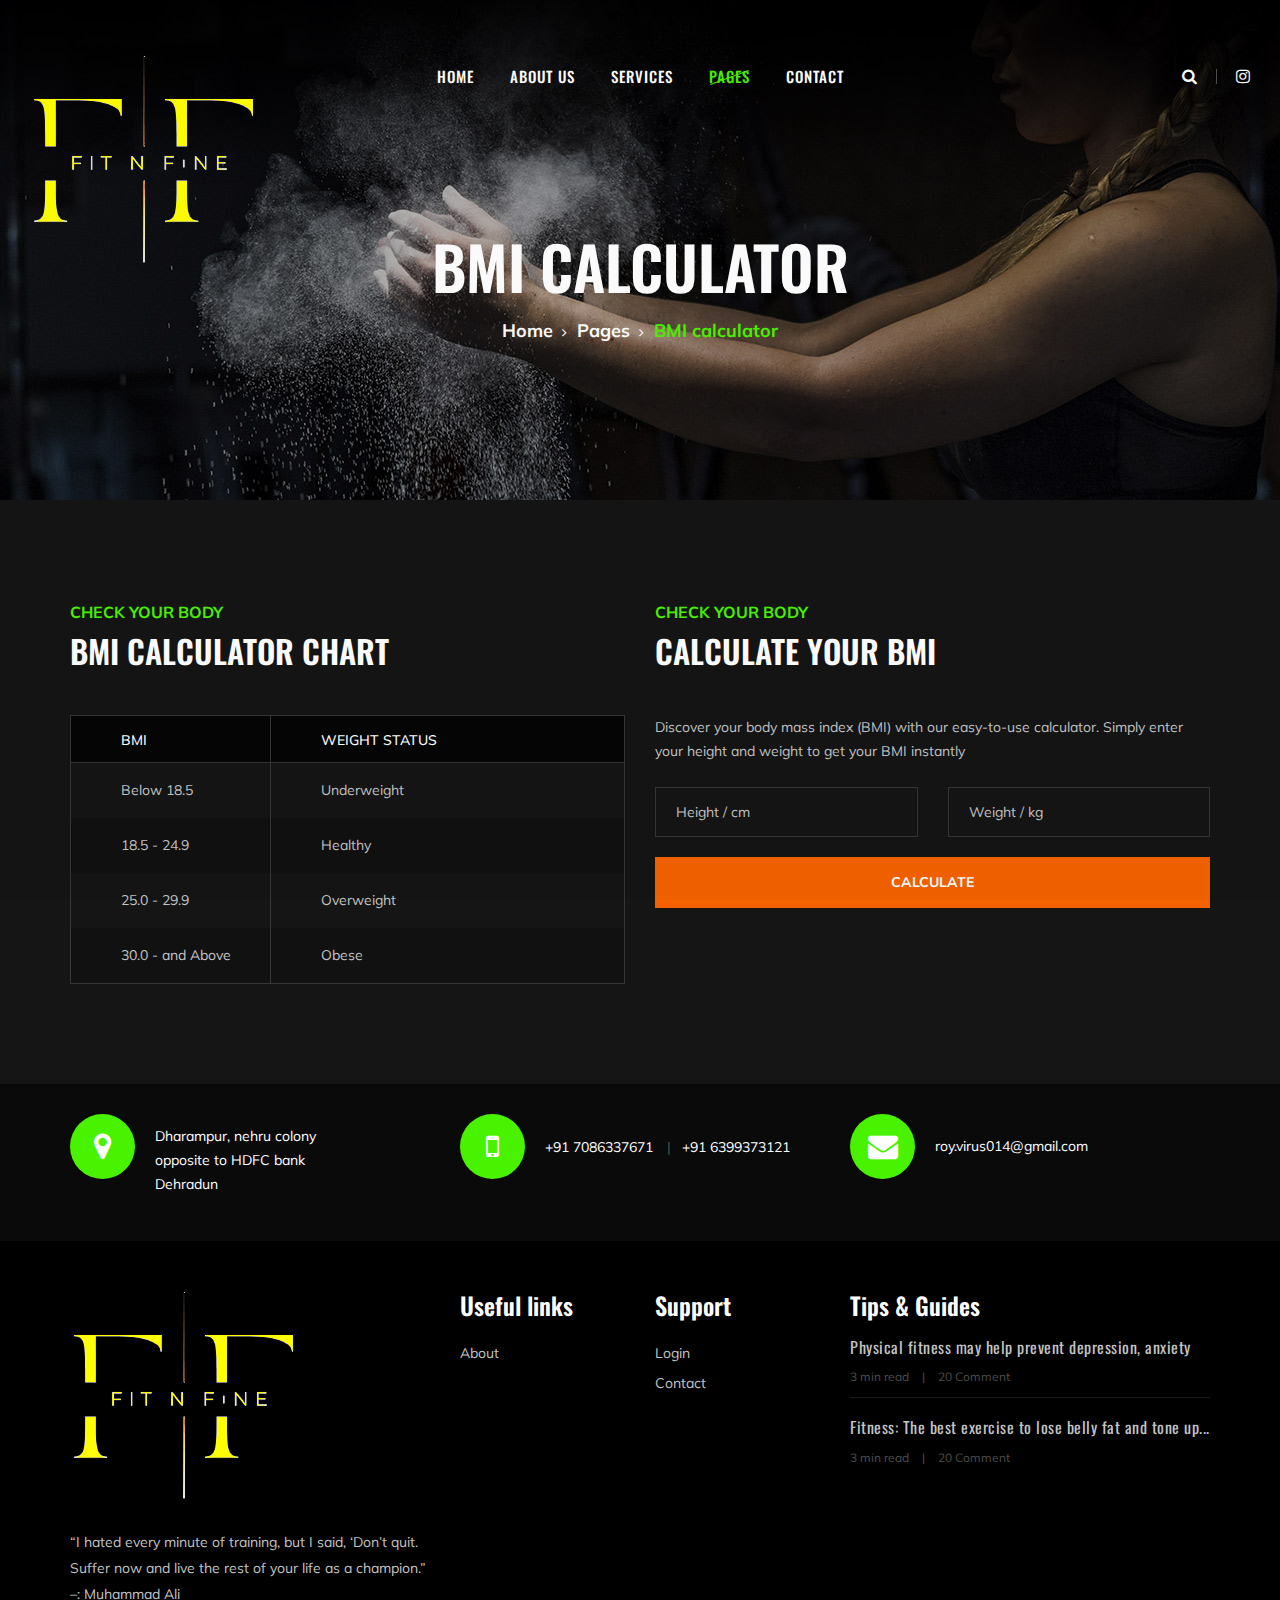
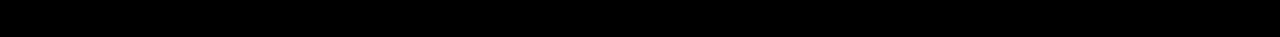
<file: gymlife-master/bmi-calculator.html>
<!DOCTYPE html>
<html lang="zxx">

<head>
    <meta charset="UTF-8">
    <meta name="description" content="Gym Template">
    <meta name="keywords" content="Gym, unica, creative, html">
    <meta name="viewport" content="width=device-width, initial-scale=1.0">
    <meta http-equiv="X-UA-Compatible" content="ie=edge">
    <title>FIT N FINE</title>

    <!-- Google Font -->
    <link href="https://fonts.googleapis.com/css?family=Muli:300,400,500,600,700,800,900&display=swap" rel="stylesheet">
    <link href="https://fonts.googleapis.com/css?family=Oswald:300,400,500,600,700&display=swap" rel="stylesheet">

    <!-- Css Styles -->
    <link rel="stylesheet" href="css/bootstrap.min.css" type="text/css">
    <link rel="stylesheet" href="css/font-awesome.min.css" type="text/css">
    <link rel="stylesheet" href="css/flaticon.css" type="text/css">
    <link rel="stylesheet" href="css/owl.carousel.min.css" type="text/css">
    <link rel="stylesheet" href="css/barfiller.css" type="text/css">
    <link rel="stylesheet" href="css/magnific-popup.css" type="text/css">
    <link rel="stylesheet" href="css/slicknav.min.css" type="text/css">
    <link rel="stylesheet" href="css/style.css" type="text/css">
</head>

<body>
    <!-- Page Preloder -->
    <div id="preloder">
        <div class="loader"></div>
    </div>

    <!-- Offcanvas Menu Section Begin -->
    <div class="offcanvas-menu-overlay"></div>
    <div class="offcanvas-menu-wrapper">
        <div class="canvas-close">
            <i class="fa fa-close"></i>
        </div>
        <div class="canvas-search search-switch">
            <i class="fa fa-search"></i>
        </div>
        <nav class="canvas-menu mobile-menu">
            <ul>
                <li><a href="./index.html">Home</a></li>
                <li><a href="./about-us.html">About Us</a></li>
                <li><a href="./services.html">Services</a></li>
                <li><a href="#">Pages</a>
                    <ul class="dropdown">
                        <li><a href="./bmi-calculator.html">Bmi calculate</a></li>
                        <li><a href="./gallery.html">Gallery</a></li>
                    </ul>
                </li>
                <li><a href="./contact.html">Contact</a></li>
            </ul>
        </nav>
        <div id="mobile-menu-wrap"></div>
        <div class="canvas-social">
           
            <a href="https://www.instagram.com/rajdeep_r0y?utm_source=ig_web_button_share_sheet&igsh=ZDNlZDc0MzIxNw=="><i class="fa fa-instagram"></i></a>
        </div>
    </div>
    <!-- Offcanvas Menu Section End -->

    <!-- Header Section Begin -->
    <header class="header-section">
        <div class="container-fluid">
            <div class="row">
                <div class="col-lg-3">
                    <div class="logo">
                        <a href="./index.html">
                            <img src="img/logo.png" alt="">
                        </a>
                    </div>
                </div>
                <div class="col-lg-6">
                    <nav class="nav-menu">
                        <ul>
                            <li><a href="./index.html">Home</a></li>
                            <li><a href="./about-us.html">About Us</a></li>
                            <li><a href="./services.html">Services</a></li>
                            <li class="active"><a href="#">Pages</a>
                                <ul class="dropdown">
                                    <li><a href="./bmi-calculator.html">Bmi calculate</a></li>
                        <li><a href="./gallery.html">Gallery</a></li>
                                </ul>
                            </li>
                            <li><a href="./contact.html">Contact</a></li>
                        </ul>
                    </nav>
                </div>
                <div class="col-lg-3">
                    <div class="top-option">
                        <div class="to-search search-switch">
                            <i class="fa fa-search"></i>
                        </div>
                        <div class="to-social">
                            
                            <a href="https://www.instagram.com/rajdeep_r0y?utm_source=ig_web_button_share_sheet&igsh=ZDNlZDc0MzIxNw=="><i class="fa fa-instagram"></i></a>
                        </div>
                    </div>
                </div>
            </div>
            <div class="canvas-open">
                <i class="fa fa-bars"></i>
            </div>
        </div>
    </header>
    <!-- Header End -->

    <!-- Breadcrumb Section Begin -->
    <section class="breadcrumb-section set-bg" data-setbg="img/breadcrumb-bg.jpg">
        <div class="container">
            <div class="row">
                <div class="col-lg-12 text-center">
                    <div class="breadcrumb-text">
                        <h2>BMI calculator</h2>
                        <div class="bt-option">
                            <a href="./index.html">Home</a>
                            <a href="#">Pages</a>
                            <span>BMI calculator</span>
                        </div>
                    </div>
                </div>
            </div>
        </div>
    </section>
    <!-- Breadcrumb Section End -->

    <!-- BMI Calculator Section Begin -->
    <section class="bmi-calculator-section spad">
        <div class="container">
            <div class="row">
                <div class="col-lg-6">
                    <div class="section-title chart-title">
                        <span>check your body</span>
                        <h2>BMI CALCULATOR CHART</h2>
                    </div>
                    <div class="chart-table">
                        <table>
                            <thead>
                                <tr>
                                    <th>Bmi</th>
                                    <th>WEIGHT STATUS</th>
                                </tr>
                            </thead>
                            <tbody>
                                <tr>
                                    <td class="point">Below 18.5</td>
                                    <td>Underweight</td>
                                </tr>
                                <tr>
                                    <td class="point">18.5 - 24.9</td>
                                    <td>Healthy</td>
                                </tr>
                                <tr>
                                    <td class="point">25.0 - 29.9</td>
                                    <td>Overweight</td>
                                </tr>
                                <tr>
                                    <td class="point">30.0 - and Above</td>
                                    <td>Obese</td>
                                </tr>
                            </tbody>
                        </table>
                    </div>
                </div>
                <div class="col-lg-6">
                    <div class="section-title chart-calculate-title">
                      <span>check your body</span>
                      <h2>CALCULATE YOUR BMI</h2>
                    </div>
                    <div class="chart-calculate-form">
                      <p>Discover your body mass index (BMI) with our easy-to-use calculator. Simply enter your height and weight to get your BMI instantly</p>
                      <form class="bmi-calculator-form">
                        <div class="row">
                          <div class="col-sm-6">
                            <input type="text" name="height" placeholder="Height / cm" required>
                          </div>
                          <div class="col-sm-6">
                            <input type="text" name="weight" placeholder="Weight / kg" required>
                          </div>
                          <div class="col-lg-12">
                            <button type="button">Calculate</button>
                          </div>
                        </div>
                      </form>
                    </div>
                  </div>
            </div>
        </div>
    </section>
    <!-- BMI Calculator Section End -->

    <!-- Get In Touch Section Begin -->
    <div class="gettouch-section">
        <div class="container">
            <div class="row">
                <div class="col-md-4">
                    <div class="gt-text">
                        <i class="fa fa-map-marker"></i>
                        <p>Dharampur, nehru colony <br/> opposite to HDFC bank <br> Dehradun </p>
                    </div>
                </div>
                <div class="col-md-4">
                    <div class="gt-text">
                        <i class="fa fa-mobile"></i>
                        <ul>
                            <li>+91 7086337671</li>
                            <li>+91 6399373121</li>
                        </ul>
                    </div>
                </div>
                <div class="col-md-4">
                    <div class="gt-text email">
                        <i class="fa fa-envelope"></i>
                        <p>roy.virus014@gmail.com</p>
                    </div>
                </div>
            </div>
        </div>
    </div>
    <!-- Get In Touch Section End -->

    <!-- Footer Section Begin -->
    <section class="footer-section">
        <div class="container">
            <div class="row">
                <div class="col-lg-4">
                    <div class="fs-about">
                        <div class="fa-logo">
                            <a href="#"><img src="img/logo.png" alt=""></a>
                        </div>
                        <p>“I hated every minute of training, but I said, ‘Don’t quit. Suffer now and live the rest of your life as a champion.”<br> –: Muhammad Ali</p>
                       
                    </div>
                </div>
                <div class="col-lg-2 col-md-3 col-sm-6">
                    <div class="fs-widget">
                        <h4>Useful links</h4>
                        <ul>
                            <li><a href="#">About</a></li>
                        </ul>
                    </div>
                </div>
                <div class="col-lg-2 col-md-3 col-sm-6">
                    <div class="fs-widget">
                        <h4>Support</h4>
                        <ul>
                            <li><a href="#">Login</a></li>
                            <li><a href="#">Contact</a></li>
                        </ul>
                    </div>
                </div>
                <div class="col-lg-4 col-md-6">
                    <div class="fs-widget">
                        <h4>Tips & Guides</h4>
                        <div class="fw-recent">
                            <h6><a href="#">Physical fitness may help prevent depression, anxiety</a></h6>
                            <ul>
                                <li>3 min read</li>
                                <li>20 Comment</li>
                            </ul>
                        </div>
                        <div class="fw-recent">
                            <h6><a href="#">Fitness: The best exercise to lose belly fat and tone up...</a></h6>
                            <ul>
                                <li>3 min read</li>
                                <li>20 Comment</li>
                            </ul>
                        </div>
                    </div>
                </div>
            </div>
            
        </div>
    </section>
    <!-- Footer Section End -->

    <!-- Search model Begin -->
    <div class="search-model">
        <div class="h-100 d-flex align-items-center justify-content-center">
            <div class="search-close-switch">+</div>
            <form class="search-model-form">
                <input type="text" id="search-input" placeholder="Search here.....">
            </form>
        </div>
    </div>
    <!-- Search model end -->

    <!-- Js Plugins -->
    <script src="js/jquery-3.3.1.min.js"></script>
    <script src="js/bootstrap.min.js"></script>
    <script src="js/jquery.magnific-popup.min.js"></script>
    <script src="js/masonry.pkgd.min.js"></script>
    <script src="js/jquery.barfiller.js"></script>
    <script src="js/jquery.slicknav.js"></script>
    <script src="js/owl.carousel.min.js"></script>
    <script src="js/main.js"></script>

    <script>
        function calculateBMI(height, weight) {
          height = height / 100; // convert height from cm to meters
          const bmi = weight / (height * height);
          return parseFloat(bmi.toFixed(2));
        }
      
        // Add an event listener to the calculate button
        const calculateButton = document.querySelector('.bmi-calculator-form button');
        calculateButton.addEventListener('click', function() {
          const heightInput = document.querySelector('.bmi-calculator-form input[name="height"]');
          const weightInput = document.querySelector('.bmi-calculator-form input[name="weight"]');
      
          const height = parseInt(heightInput.value);
          const weight = parseInt(weightInput.value);
      
          if (!isNaN(height) && !isNaN(weight)) {
            const bmi = calculateBMI(height, weight);
            alert(`Your BMI is: ${bmi}`);
          } else {
            alert('Please enter valid height and weight values.');
          }
        });
      </script>

</body>

</html>
</file>
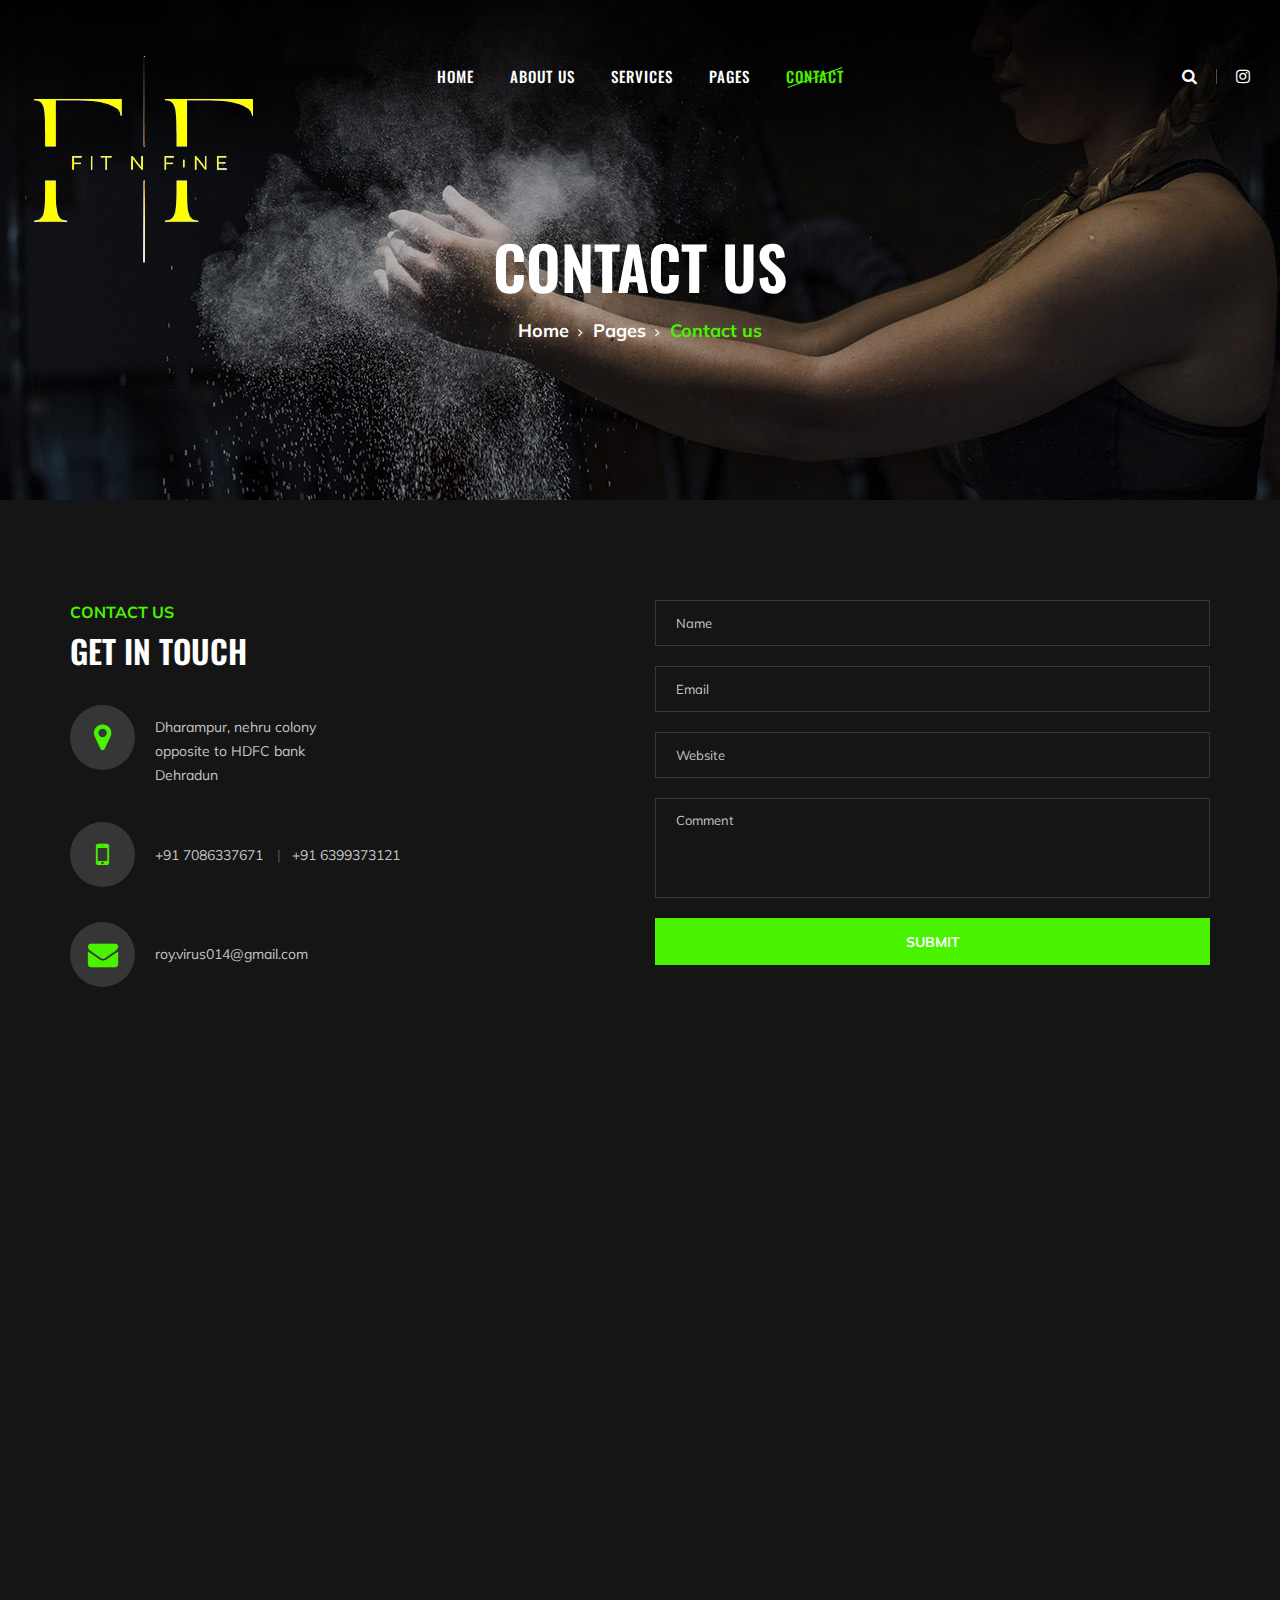
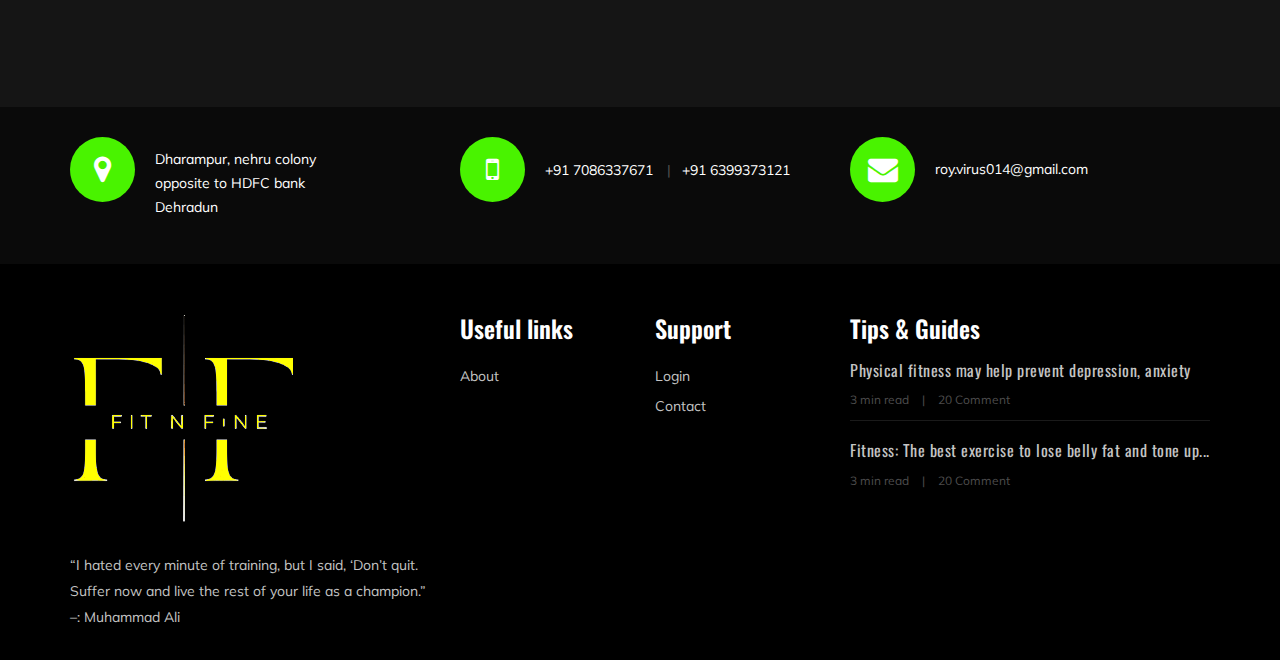
<file: gymlife-master/contact.html>
<!DOCTYPE html>
<html lang="zxx">

<head>
    <meta charset="UTF-8">
    <meta name="description" content="Gym Template">
    <meta name="keywords" content="Gym, unica, creative, html">
    <meta name="viewport" content="width=device-width, initial-scale=1.0">
    <meta http-equiv="X-UA-Compatible" content="ie=edge">
    <title>FIT N FINE </title>

    <!-- Google Font -->
    <link href="https://fonts.googleapis.com/css?family=Muli:300,400,500,600,700,800,900&display=swap" rel="stylesheet">
    <link href="https://fonts.googleapis.com/css?family=Oswald:300,400,500,600,700&display=swap" rel="stylesheet">

    <!-- Css Styles -->
    <link rel="stylesheet" href="css/bootstrap.min.css" type="text/css">
    <link rel="stylesheet" href="css/font-awesome.min.css" type="text/css">
    <link rel="stylesheet" href="css/flaticon.css" type="text/css">
    <link rel="stylesheet" href="css/owl.carousel.min.css" type="text/css">
    <link rel="stylesheet" href="css/barfiller.css" type="text/css">
    <link rel="stylesheet" href="css/magnific-popup.css" type="text/css">
    <link rel="stylesheet" href="css/slicknav.min.css" type="text/css">
    <link rel="stylesheet" href="css/style.css" type="text/css">
</head>

<body>
    <!-- Page Preloder -->
    <div id="preloder">
        <div class="loader"></div>
    </div>

   <!-- Offcanvas Menu Section Begin -->
<div class="offcanvas-menu-overlay"></div>
<div class="offcanvas-menu-wrapper">
    <div class="canvas-close">
        <i class="fa fa-close"></i>
    </div>
    <div class="canvas-search search-switch">
        <i class="fa fa-search"></i>
    </div>
    <nav class="canvas-menu mobile-menu">
        <ul>
            <li><a href="./index.html">Home</a></li>
            <li><a href="./about-us.html">About Us</a></li>
            <li><a href="./services.html">Services</a></li>
            <li><a href="#">Pages</a>
                <ul class="dropdown">
                    <li><a href="./bmi-calculator.html">Bmi calculate</a></li>
                    <li><a href="./gallery.html">Gallery</a></li>
                </ul>
            </li>
            <li><a href="./contact.html">Contact</a></li>
        </ul>
    </nav>
    <div id="mobile-menu-wrap"></div> <div class="canvas-social"> <a href="#"><i class="fa fa-facebook"></i></a> <a href="#"><i class="fa fa-twitter"></i></a> <a href="#"><i class="fa fa-youtube-play"></i></a> <a href="#"><i class="fa fa-instagram"></i></a> </div> </div> <!-- Offcanvas Menu Section End -->

    <!-- Header Section Begin -->
    <header class="header-section">
        <div class="container-fluid">
            <div class="row">
                <div class="col-lg-3">
                    <div class="logo">
                        <a href="./index.html">
                            <img src="img/logo.png" alt="">
                        </a>
                    </div>
                </div>
                <div class="col-lg-6">
                    <nav class="nav-menu">
                        <ul>
                            <li><a href="./index.html">Home</a></li>
                            <li><a href="./about-us.html">About Us</a></li>
                            <li><a href="./services.html">Services</a></li>
                            <li><a href="#">Pages</a>
                                <ul class="dropdown">
                                    <li><a href="./bmi-calculator.html">Bmi calculate</a></li>
                        <li><a href="./gallery.html">Gallery</a></li>
                                </ul>
                            </li>
                            <li class="active"><a href="./contact.html">Contact</a></li>
                        </ul>
                    </nav>
                </div>
                <div class="col-lg-3">
                    <div class="top-option">
                        <div class="to-search search-switch">
                            <i class="fa fa-search"></i>
                        </div>
                        <div class="to-social">
                            
                            <a href="https://www.instagram.com/rajdeep_r0y?utm_source=ig_web_button_share_sheet&igsh=ZDNlZDc0MzIxNw=="><i class="fa fa-instagram"></i></a>
                        </div>
                    </div>
                </div>
            </div>
            <div class="canvas-open">
                <i class="fa fa-bars"></i>
            </div>
        </div>
    </header>
    <!-- Header End -->

    <!-- Breadcrumb Section Begin -->
    <section class="breadcrumb-section set-bg" data-setbg="img/breadcrumb-bg.jpg">
        <div class="container">
            <div class="row">
                <div class="col-lg-12 text-center">
                    <div class="breadcrumb-text">
                        <h2>Contact Us</h2>
                        <div class="bt-option">
                            <a href="./index.html">Home</a>
                            <a href="#">Pages</a>
                            <span>Contact us</span>
                        </div>
                    </div>
                </div>
            </div>
        </div>
    </section>
    <!-- Breadcrumb Section End -->

    <!-- Contact Section Begin -->
    <section class="contact-section spad">
        <div class="container">
            <div class="row">
                <div class="col-lg-6">
                    <div class="section-title contact-title">
                        <span>Contact Us</span>
                        <h2>GET IN TOUCH</h2>
                    </div>
                    <div class="contact-widget">
                        <div class="cw-text">
                            <i class="fa fa-map-marker"></i>
                            <p>Dharampur, nehru colony <br/> opposite to HDFC bank <br> Dehradun </p>
                        </div>
                        <div class="cw-text">
                            <i class="fa fa-mobile"></i>
                            <ul>
                                <li>+91 7086337671</li>
                                <li>+91 6399373121</li>
                            </ul>
                        </div>
                        <div class="cw-text email">
                            <i class="fa fa-envelope"></i>
                            <p>roy.virus014@gmail.com</p>
                        </div>
                    </div>
                </div>
                <div class="col-lg-6">
                    <div class="leave-comment">
                        <form id="contact-form" >
                            <input type="text" placeholder="Name" required>
                            <input type="email" placeholder="Email" name="email" id="email" required pattern="[a-z0-9._%+-]+@[a-z0-9.-]+\.[a-z]{2,}$">
                            <input type="text" placeholder="Website">
                            <textarea placeholder="Comment" required></textarea>
                            <button type="submit">Submit</button>
                        </form>
                    </div>
                </div>
            </div>
            <div class="map">
                <iframe src="https://www.google.com/maps/embed?pb=!1m14!1m12!1m3!1d603.0194354538429!2d78.0518518182525!3d30.30199242392808!2m3!1f0!2f0!3f0!3m2!1i1024!2i768!4f13.1!5e0!3m2!1sen!2sin!4v1714018595978!5m2!1sen!2sin" width="600" height="450" style="border:0;" allowfullscreen="" loading="lazy" referrerpolicy="no-referrer-when-downgrade"></iframe>
            </div>
        </div>
    </section>
    <!-- Contact Section End -->

    <!-- Get In Touch Section Begin -->
    <div class="gettouch-section">
        <div class="container">
            <div class="row">
                <div class="col-md-4">
                    <div class="gt-text">
                        <i class="fa fa-map-marker"></i>
                        <p>Dharampur, nehru colony <br/> opposite to HDFC bank <br> Dehradun </p>
                    </div>
                </div>
                <div class="col-md-4">
                    <div class="gt-text">
                        <i class="fa fa-mobile"></i>
                        <ul>
                            <li>+91 7086337671</li>
                            <li>+91 6399373121</li>
                        </ul>
                    </div>
                </div>
                <div class="col-md-4">
                    <div class="gt-text email">
                        <i class="fa fa-envelope"></i>
                        <p>roy.virus014@gmail.com</p>
                    </div>
                </div>
            </div>
        </div>
    </div>
    <!-- Get In Touch Section End -->

    <!-- Footer Section Begin -->
    <section class="footer-section">
        <div class="container">
            <div class="row">
                <div class="col-lg-4">
                    <div class="fs-about">
                        <div class="fa-logo">
                            <a href="#"><img src="img/logo.png" alt=""></a>
                        </div>
                        <p>“I hated every minute of training, but I said, ‘Don’t quit. Suffer now and live the rest of your life as a champion.”<br> –: Muhammad Ali</p>

                        
                    </div>
                </div>
                <div class="col-lg-2 col-md-3 col-sm-6">
                    <div class="fs-widget">
                        <h4>Useful links</h4>
                        <ul>
                            <li><a href="#">About</a></li>
                        </ul>
                    </div>
                </div>
                <div class="col-lg-2 col-md-3 col-sm-6">
                    <div class="fs-widget">
                        <h4>Support</h4>
                        <ul>
                            <li><a href="login.html">Login</a></li>
                            <li><a href="#">Contact</a></li>
                        </ul>
                    </div>
                </div>
                <div class="col-lg-4 col-md-6">
                    <div class="fs-widget">
                        <h4>Tips & Guides</h4>
                        <div class="fw-recent">
                            <h6><a href="#">Physical fitness may help prevent depression, anxiety</a></h6>
                            <ul>
                                <li>3 min read</li>
                                <li>20 Comment</li>
                            </ul>
                        </div>
                        <div class="fw-recent">
                            <h6><a href="#">Fitness: The best exercise to lose belly fat and tone up...</a></h6>
                            <ul>
                                <li>3 min read</li>
                                <li>20 Comment</li>
                            </ul>
                        </div>
                    </div>
                </div>
            </div>
           
        </div>
    </section>
    <!-- Footer Section End -->

    <!-- Search model Begin -->
    <div class="search-model">
        <div class="h-100 d-flex align-items-center justify-content-center">
            <div class="search-close-switch">+</div>
            <form class="search-model-form">
                <input type="text" id="search-input" placeholder="Search here.....">
            </form>
        </div>
    </div>
    <!-- Search model end -->

    <!-- Js Plugins -->
    <script src="js/jquery-3.3.1.min.js"></script>
    <script src="js/bootstrap.min.js"></script>
    <script src="js/jquery.magnific-popup.min.js"></script>
    <script src="js/masonry.pkgd.min.js"></script>
    <script src="js/jquery.barfiller.js"></script>
    <script src="js/jquery.slicknav.js"></script>
    <script src="js/owl.carousel.min.js"></script>
    <script src="js/main.js"></script>

    <script>
        document.getElementById('contact-form').addEventListener('submit', function(event) {
          event.preventDefault();
        
          // Get the form fields
          const name = document.getElementById('name');
          const email = document.getElementById('email');
          const website = document.getElementById('website');
          const message = document.getElementById('message');
        
          // Check if the fields are empty
          if (name.value === '' || email.value === '' || website.value === '' || message.value === '') {
            alert('Please fill in all the fields.');
            return;
          }
        
          // If the form is valid, submit it
          alert('Form submitted successfully!');
          this.submit();
        });
        </script>

</body>

</html>
</file>
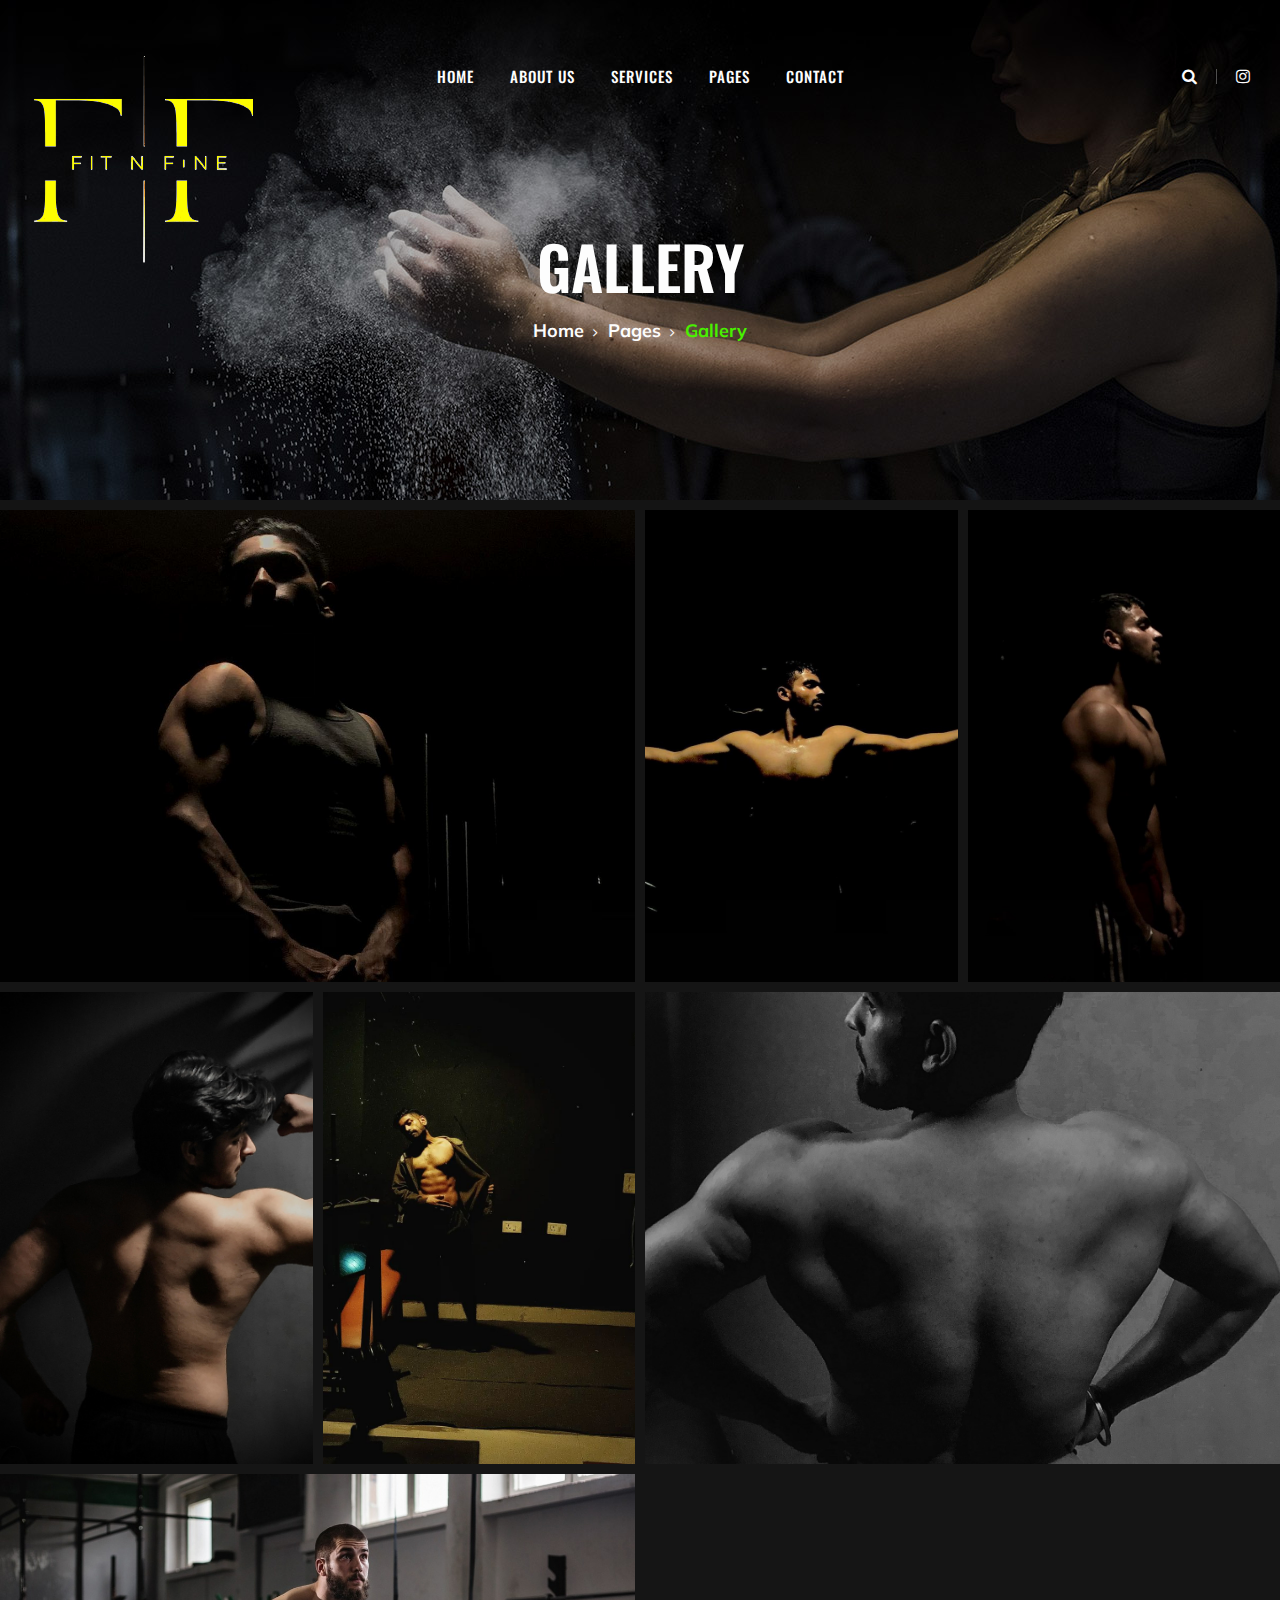
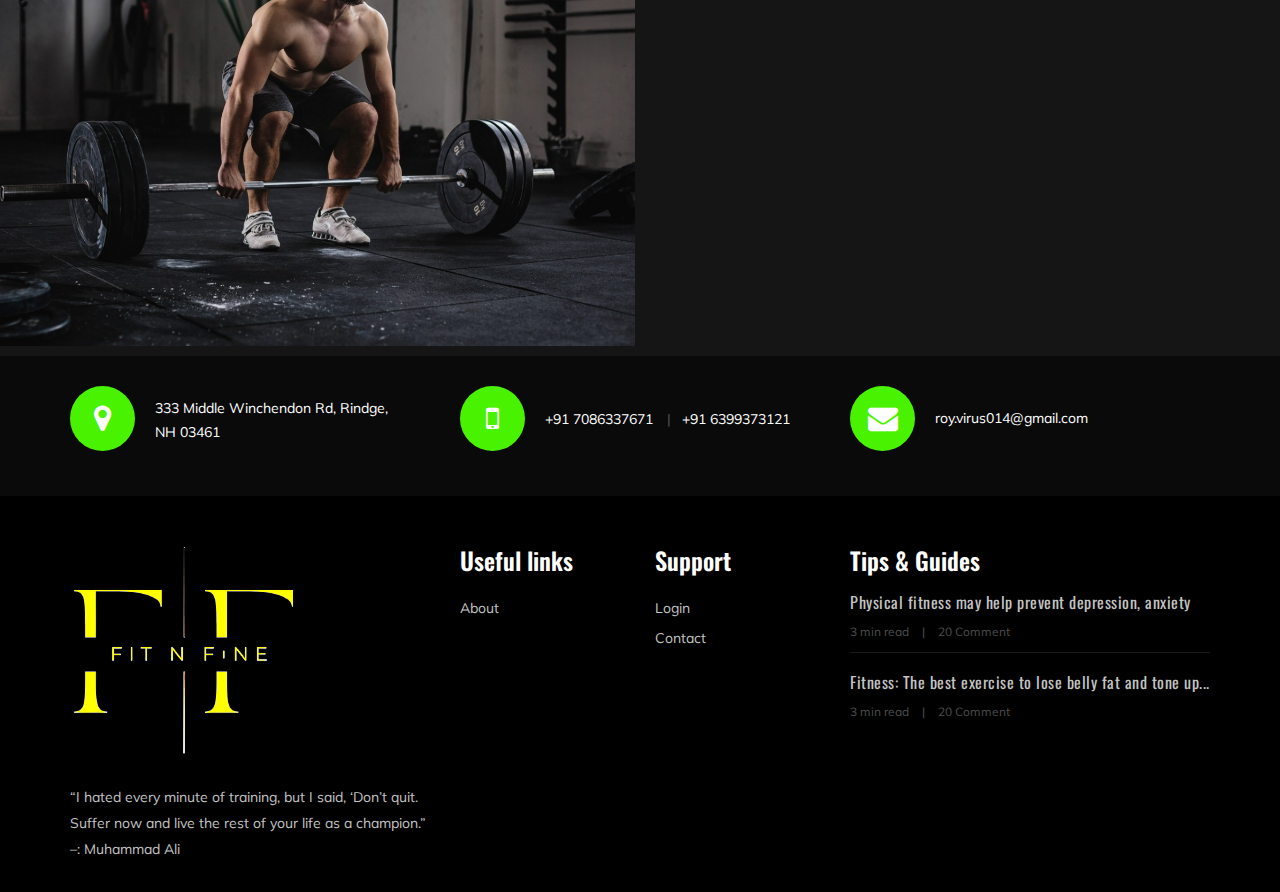
<file: gymlife-master/gallery.html>
<!DOCTYPE html>
<html lang="zxx">

<head>
    <meta charset="UTF-8">
    <meta name="description" content="Gym Template">
    <meta name="keywords" content="Gym, unica, creative, html">
    <meta name="viewport" content="width=device-width, initial-scale=1.0">
    <meta http-equiv="X-UA-Compatible" content="ie=edge">
    <title>FIT N FINE</title>

    <!-- Google Font -->
    <link href="https://fonts.googleapis.com/css?family=Muli:300,400,500,600,700,800,900&display=swap" rel="stylesheet">
    <link href="https://fonts.googleapis.com/css?family=Oswald:300,400,500,600,700&display=swap" rel="stylesheet">

    <!-- Css Styles -->
    <link rel="stylesheet" href="css/bootstrap.min.css" type="text/css">
    <link rel="stylesheet" href="css/font-awesome.min.css" type="text/css">
    <link rel="stylesheet" href="css/flaticon.css" type="text/css">
    <link rel="stylesheet" href="css/owl.carousel.min.css" type="text/css">
    <link rel="stylesheet" href="css/barfiller.css" type="text/css">
    <link rel="stylesheet" href="css/magnific-popup.css" type="text/css">
    <link rel="stylesheet" href="css/slicknav.min.css" type="text/css">
    <link rel="stylesheet" href="css/style.css" type="text/css">
</head>

<body>
    <!-- Page Preloder -->
    <div id="preloder">
        <div class="loader"></div>
    </div>

    <!-- Offcanvas Menu Section Begin -->
    <div class="offcanvas-menu-overlay"></div>
    <div class="offcanvas-menu-wrapper">
        <div class="canvas-close">
            <i class="fa fa-close"></i>
        </div>
        <div class="canvas-search search-switch">
            <i class="fa fa-search"></i>
        </div>
        <nav class="canvas-menu mobile-menu">
            <ul>
                <li><a href="./index.html">Home</a></li>
            <li><a href="./about-us.html">About Us</a></li>
            <li><a href="./services.html">Services</a></li>
            <li><a href="#">Pages</a>
                    <ul class="dropdown">
                        <li><a href="./bmi-calculator.html">Bmi calculate</a></li>
                    <li><a href="./gallery.html">Gallery</a></li>
                    </ul>
                </li>
                <li><a href="./contact.html">Contact</a></li>
            </ul>
        </nav>
        <div id="mobile-menu-wrap"></div>
        <div class="canvas-social">
            
            <a href="https://www.instagram.com/rajdeep_r0y?utm_source=ig_web_button_share_sheet&igsh=ZDNlZDc0MzIxNw=="><i class="fa fa-instagram"></i></a>
        </div>
    </div>
    <!-- Offcanvas Menu Section End -->

    <!-- Header Section Begin -->
    <header class="header-section">
        <div class="container-fluid">
            <div class="row">
                <div class="col-lg-3">
                    <div class="logo">
                        <a href="./index.html">
                            <img src="img/logo.png" alt="">
                        </a>
                    </div>
                </div>
                <div class="col-lg-6">
                    <nav class="nav-menu">
                        <ul>
                            <li><a href="./index.html">Home</a></li>
                            <li><a href="./about-us.html">About Us</a></li>
                            <li><a href="./services.html">Services</a></li>
                            <li><a href="#">Pages</a>
                                <ul class="dropdown">
                                    <li><a href="./bmi-calculator.html">Bmi calculate</a></li>
                                    <li><a href="./gallery.html">Gallery</a></li>
                                </ul>
                            </li>
                            <li><a href="./contact.html">Contact</a></li>
                        </ul>
                    </nav>
                </div>
                <div class="col-lg-3">
                    <div class="top-option">
                        <div class="to-search search-switch">
                            <i class="fa fa-search"></i>
                        </div>
                        <div class="to-social">
                            
                            <a href="https://www.instagram.com/rajdeep_r0y?utm_source=ig_web_button_share_sheet&igsh=ZDNlZDc0MzIxNw=="><i class="fa fa-instagram"></i></a>
                        </div>
                    </div>
                </div>
            </div>
            <div class="canvas-open">
                <i class="fa fa-bars"></i>
            </div>
        </div>
    </header>
    <!-- Header End -->

    <!-- Breadcrumb Section Begin -->
    <section class="breadcrumb-section set-bg" data-setbg="img/breadcrumb-bg.jpg">
        <div class="container">
            <div class="row">
                <div class="col-lg-12 text-center">
                    <div class="breadcrumb-text">
                        <h2>Gallery</h2>
                        <div class="bt-option">
                            <a href="./index.html">Home</a>
                            <a href="#">Pages</a>
                            <span>Gallery</span>
                        </div>
                    </div>
                </div>
            </div>
        </div>
    </section>
    <!-- Breadcrumb Section End -->

    <!-- Gallery Section Begin -->
    <div class="gallery-section gallery-page">
        <div class="gallery">
            <div class="grid-sizer"></div>
            <div class="gs-item grid-wide set-bg" data-setbg="img/gallery/gallery-1.jpg">
                <a href="img/gallery/gallery-1.jpg" class="thumb-icon image-popup"><i class="fa fa-picture-o"></i></a>
            </div>
            <div class="gs-item set-bg" data-setbg="img/gallery/gallery-2.jpg">
                <a href="img/gallery/gallery-2.jpg" class="thumb-icon image-popup"><i class="fa fa-picture-o"></i></a>
            </div>
            <div class="gs-item set-bg" data-setbg="img/gallery/gallery-3.jpg">
                <a href="img/gallery/gallery-3.jpg" class="thumb-icon image-popup"><i class="fa fa-picture-o"></i></a>
            </div>
            <div class="gs-item set-bg" data-setbg="img/gallery/gallery-4.jpg">
                <a href="img/gallery/gallery-4.jpg" class="thumb-icon image-popup"><i class="fa fa-picture-o"></i></a>
            </div>
            <div class="gs-item set-bg" data-setbg="img/gallery/gallery-5.jpg">
                <a href="img/gallery/gallery-5.jpg" class="thumb-icon image-popup"><i class="fa fa-picture-o"></i></a>
            </div>
            <div class="gs-item grid-wide set-bg" data-setbg="img/gallery/gallery-6.jpg">
                <a href="img/gallery/gallery-6.jpg" class="thumb-icon image-popup"><i class="fa fa-picture-o"></i></a>
            </div>
            <div class="gs-item grid-wide set-bg" data-setbg="img/gallery/gallery-7.jpg">
                <a href="img/gallery/gallery-7.jpg" class="thumb-icon image-popup"><i class="fa fa-picture-o"></i></a>
            </div>
            
        </div>
    </div>
    <!-- Gallery Section End -->

    <!-- Get In Touch Section Begin -->
    <div class="gettouch-section">
        <div class="container">
            <div class="row">
                <div class="col-md-4">
                    <div class="gt-text">
                        <i class="fa fa-map-marker"></i>
                        <p>333 Middle Winchendon Rd, Rindge,<br/> NH 03461</p>
                    </div>
                </div>
                <div class="col-md-4">
                    <div class="gt-text">
                        <i class="fa fa-mobile"></i>
                        <ul>
                            <li>+91 7086337671</li>
                                <li>+91 6399373121</li>
                        </ul>
                    </div>
                </div>
                <div class="col-md-4">
                    <div class="gt-text email">
                        <i class="fa fa-envelope"></i>
                        <p>roy.virus014@gmail.com</p>
                    </div>
                </div>
            </div>
        </div>
    </div>
    <!-- Get In Touch Section End -->

    <!-- Footer Section Begin -->
    <section class="footer-section">
        <div class="container">
            <div class="row">
                <div class="col-lg-4">
                    <div class="fs-about">
                        <div class="fa-logo">
                            <a href="#"><img src="img/logo.png" alt=""></a>
                        </div>
                        <p>“I hated every minute of training, but I said, ‘Don’t quit. Suffer now and live the rest of your life as a champion.”<br> –: Muhammad Ali</p>
                       
                    </div>
                </div>
                <div class="col-lg-2 col-md-3 col-sm-6">
                    <div class="fs-widget">
                        <h4>Useful links</h4>
                        <ul>
                            <li><a href="#">About</a></li>
                            
                        </ul>
                    </div>
                </div>
                <div class="col-lg-2 col-md-3 col-sm-6">
                    <div class="fs-widget">
                        <h4>Support</h4>
                        <ul>
                            <li><a href="#">Login</a></li>
                            
                            <li><a href="#">Contact</a></li>
                        </ul>
                    </div>
                </div>
                <div class="col-lg-4 col-md-6">
                    <div class="fs-widget">
                        <h4>Tips & Guides</h4>
                        <div class="fw-recent">
                            <h6><a href="#">Physical fitness may help prevent depression, anxiety</a></h6>
                            <ul>
                                <li>3 min read</li>
                                <li>20 Comment</li>
                            </ul>
                        </div>
                        <div class="fw-recent">
                            <h6><a href="#">Fitness: The best exercise to lose belly fat and tone up...</a></h6>
                            <ul>
                                <li>3 min read</li>
                                <li>20 Comment</li>
                            </ul>
                        </div>
                    </div>
                </div>
            </div>
            
        </div>
    </section>
    <!-- Footer Section End -->

    <!-- Search model Begin -->
    <div class="search-model">
        <div class="h-100 d-flex align-items-center justify-content-center">
            <div class="search-close-switch">+</div>
            <form class="search-model-form">
                <input type="text" id="search-input" placeholder="Search here.....">
            </form>
        </div>
    </div>
    <!-- Search model end -->

    <!-- Js Plugins -->
    <script src="js/jquery-3.3.1.min.js"></script>
    <script src="js/bootstrap.min.js"></script>
    <script src="js/jquery.magnific-popup.min.js"></script>
    <script src="js/masonry.pkgd.min.js"></script>
    <script src="js/jquery.barfiller.js"></script>
    <script src="js/jquery.slicknav.js"></script>
    <script src="js/owl.carousel.min.js"></script>
    <script src="js/main.js"></script>


</body>

</html>
</file>
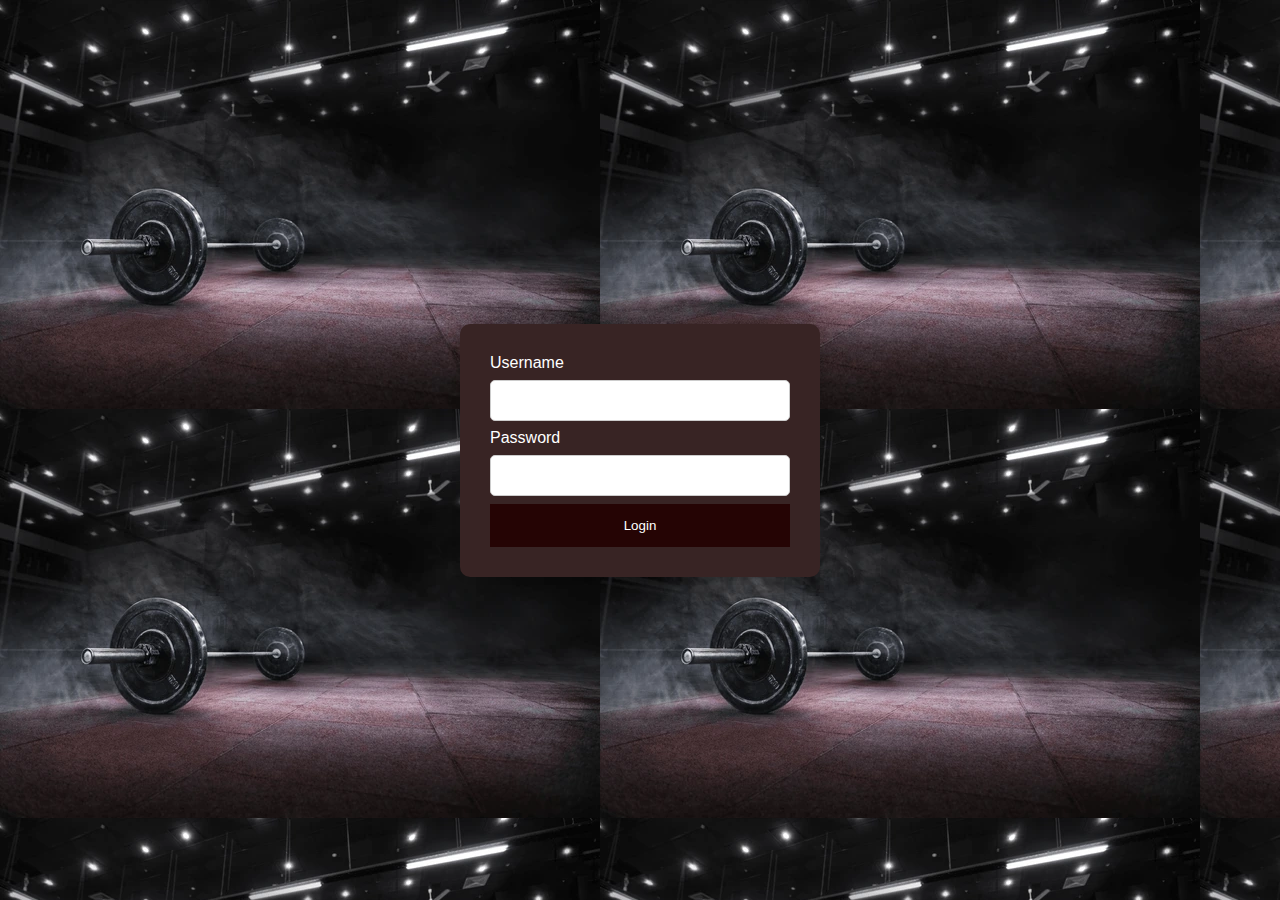
<file: gymlife-master/login.html>
<!DOCTYPE html>
<html lang="en">
<head>
<meta charset="UTF-8">
<meta name="viewport" content="width=device-width, initial-scale=1.0">
<title>Login Page</title>
<style>
body {
font-family: Arial, sans-serif;
/* background-color: #121111; */
background-image: url("img/gallery/log.jpg");
color: #ffffff;
margin: 0;
padding: 0;
}

.container {
width: 100%;
height: 100vh;
display: flex;
justify-content: center;
align-items: center;
}

.login-form {
width: 300px;
padding: 30px;
background-color: rgb(56, 36, 36);
border-radius: 10px;
box-shadow: 0 0 10px rgba(0, 0, 0, 0.1);
}

.login-form input[type="text"],
.login-form input[type="password"] {
width: 100%;
padding: 12px 20px;
margin: 8px 0;
box-sizing: border-box;
border: 1px solid #ccc;
border-radius: 5px;
outline: none;
}

.login-form button {
width: 100%;
padding: 14px;
background-color: #250404;
color: #fff;
border: none;
cursor: pointer;
}

.login-form button:hover {
background-color: #000000;
}
</style>
</head>
<body>
<div class="container">
<form class="login-form">
<label for="username">Username</label>
<input type="text" id="username" name="username" required>
<label for="password">Password</label>
<input type="password" id="password" name="password" required>
<button type="submit">Login</button>
</form>
</div>
</body>
</html>
</file>
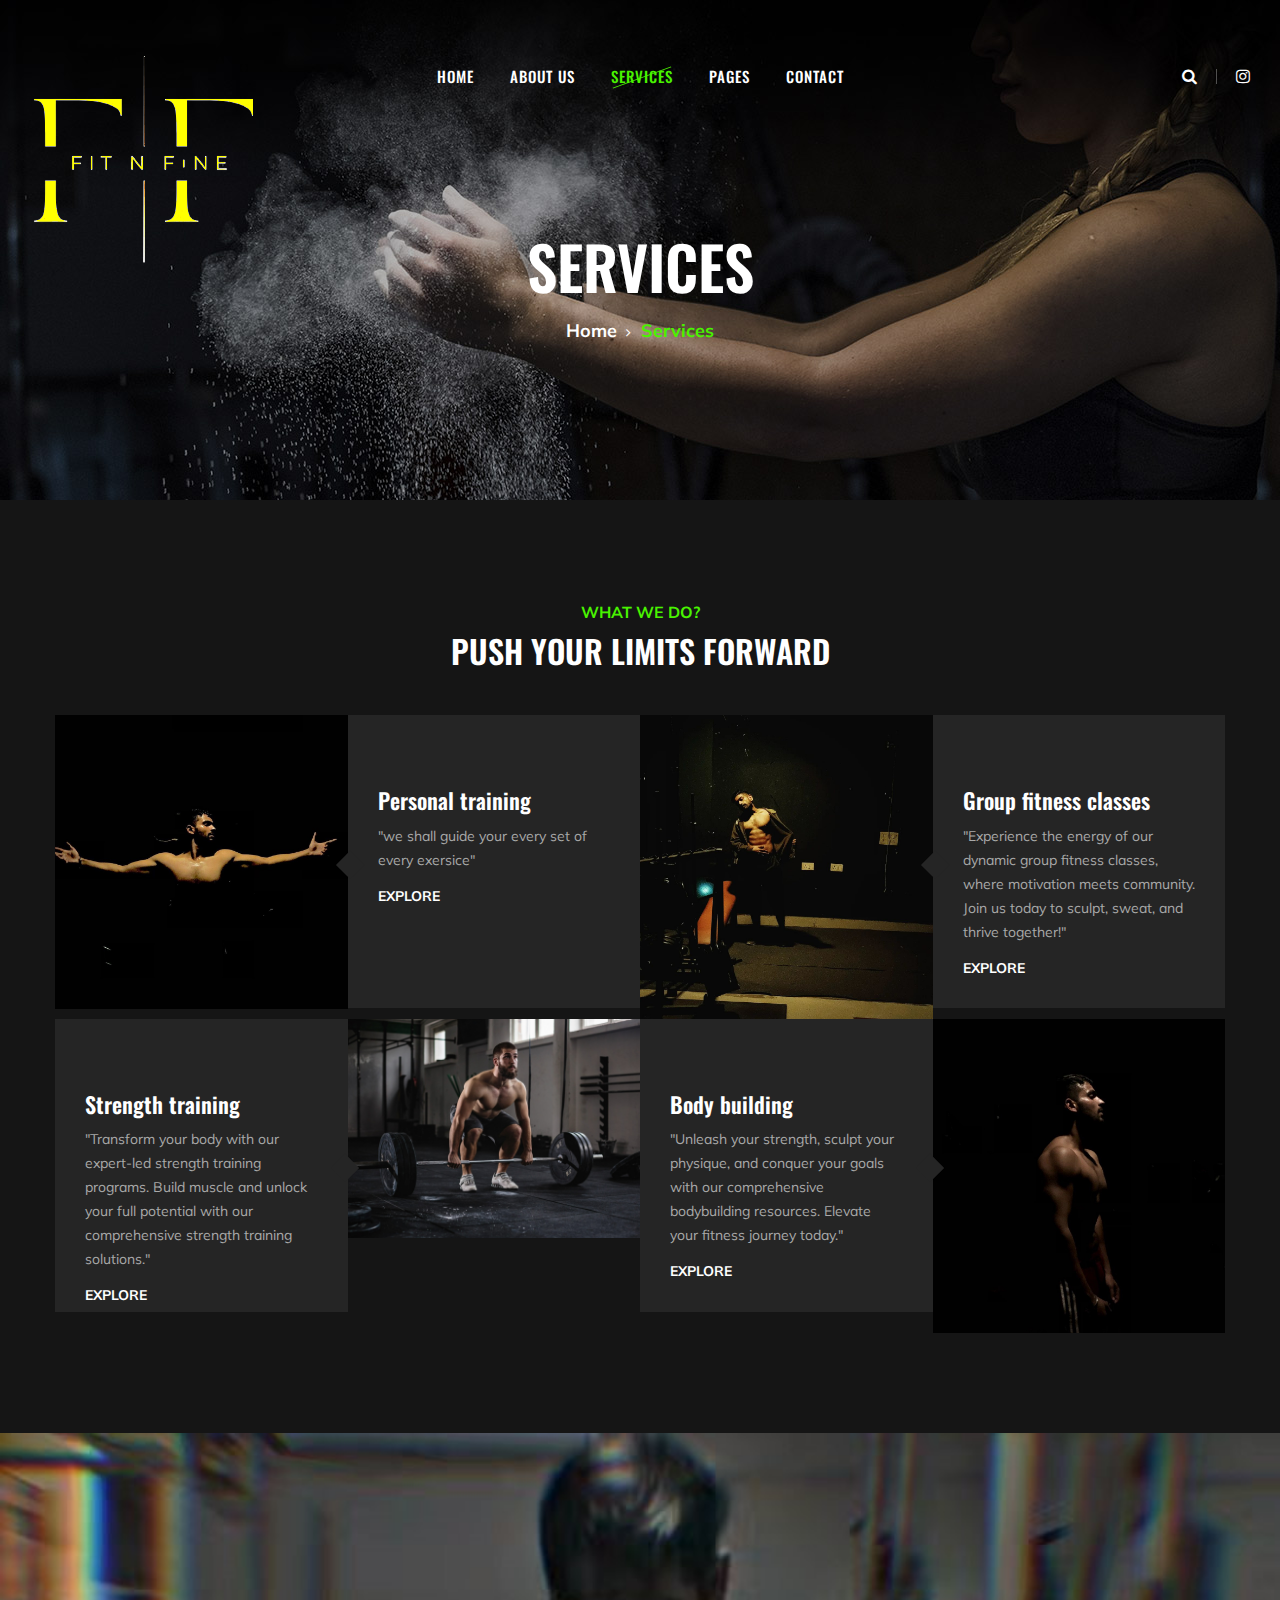
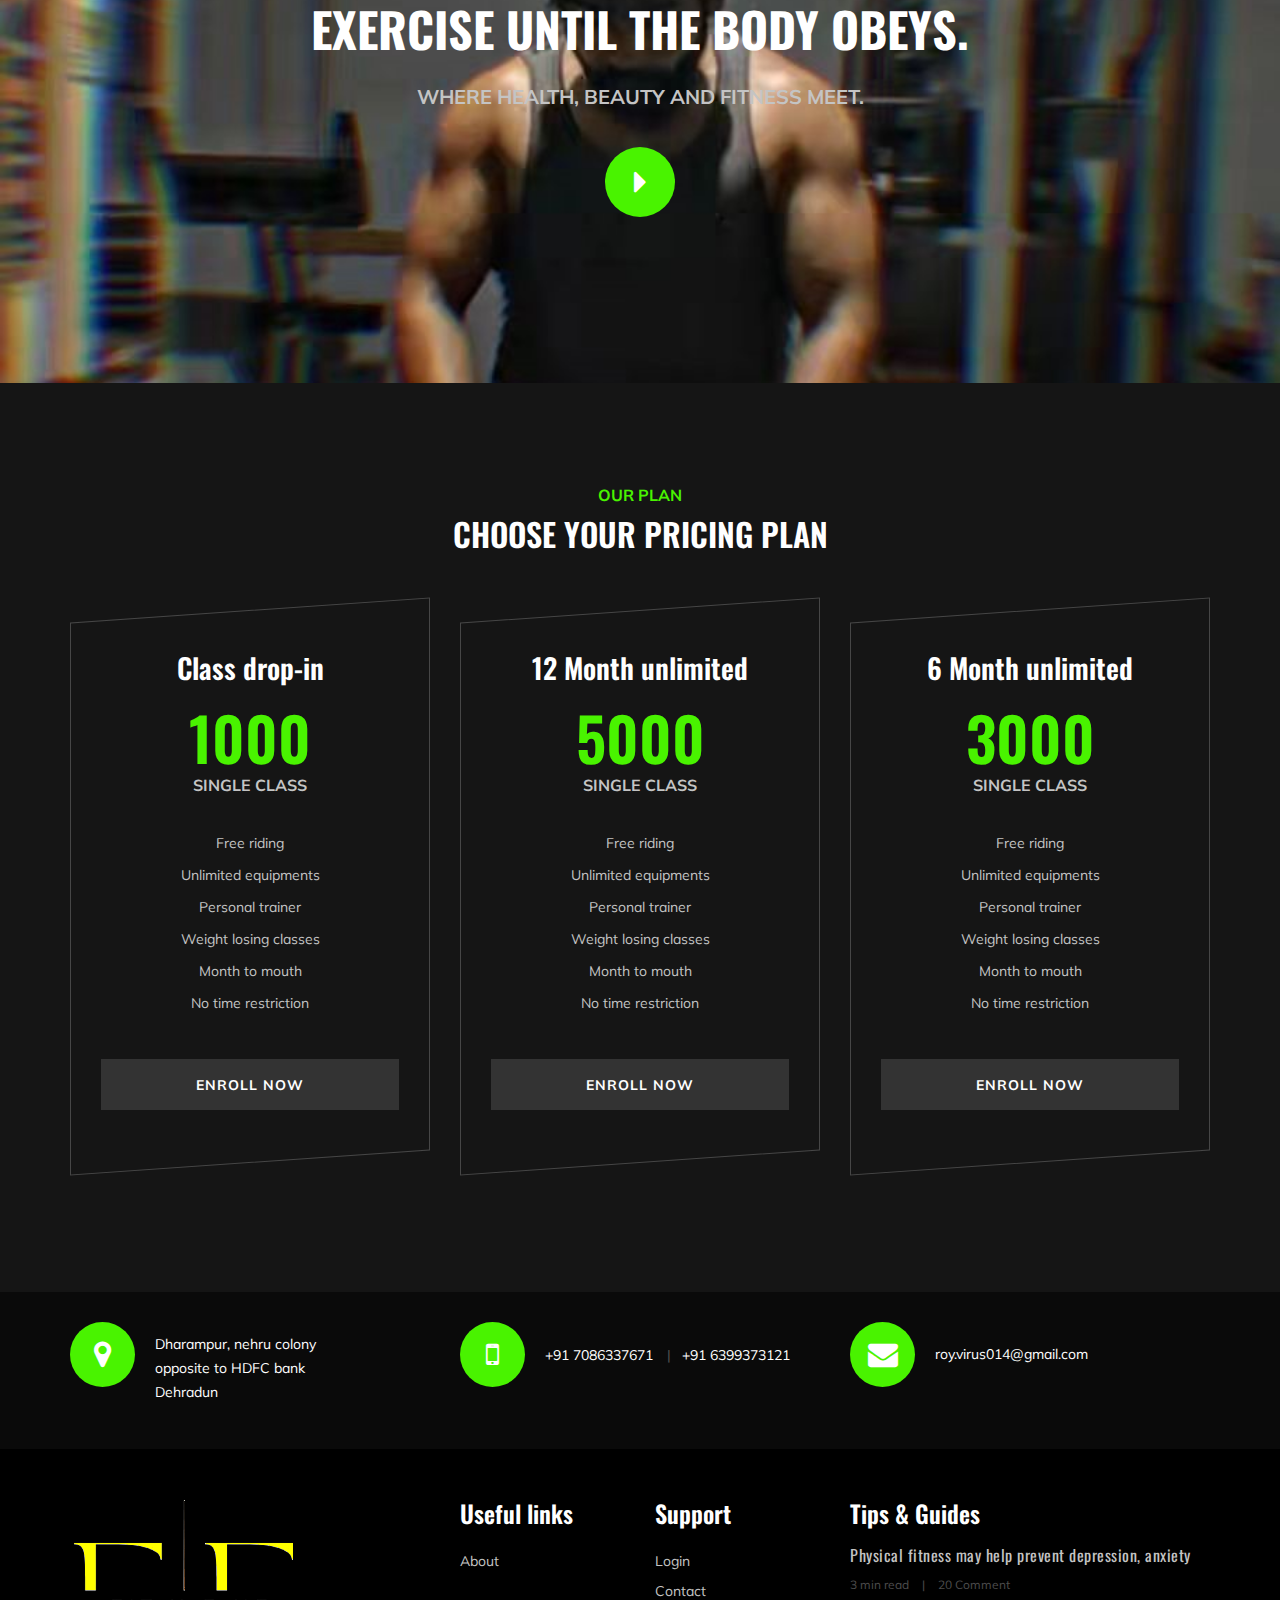
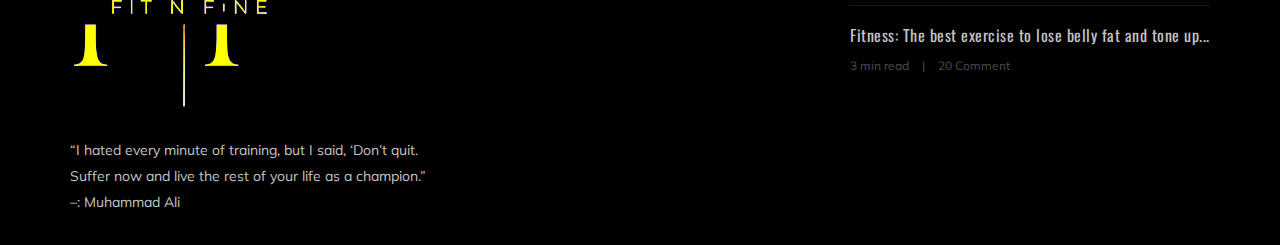
<file: gymlife-master/services.html>
<!DOCTYPE html>
<html lang="zxx">

<head>
    <meta charset="UTF-8">
    <meta name="description" content="Gym Template">
    <meta name="keywords" content="Gym, unica, creative, html">
    <meta name="viewport" content="width=device-width, initial-scale=1.0">
    <meta http-equiv="X-UA-Compatible" content="ie=edge">
    <title>FIT N FINE</title>

    <!-- Google Font -->
    <link href="https://fonts.googleapis.com/css?family=Muli:300,400,500,600,700,800,900&display=swap" rel="stylesheet">
    <link href="https://fonts.googleapis.com/css?family=Oswald:300,400,500,600,700&display=swap" rel="stylesheet">

    <!-- Css Styles -->
    <link rel="stylesheet" href="css/bootstrap.min.css" type="text/css">
    <link rel="stylesheet" href="css/font-awesome.min.css" type="text/css">
    <link rel="stylesheet" href="css/flaticon.css" type="text/css">
    <link rel="stylesheet" href="css/owl.carousel.min.css" type="text/css">
    <link rel="stylesheet" href="css/barfiller.css" type="text/css">
    <link rel="stylesheet" href="css/magnific-popup.css" type="text/css">
    <link rel="stylesheet" href="css/slicknav.min.css" type="text/css">
    <link rel="stylesheet" href="css/style.css" type="text/css">
</head>

<body>
    <!-- Page Preloder -->
    <div id="preloder">
        <div class="loader"></div>
    </div>

    <!-- Offcanvas Menu Section Begin -->
    <div class="offcanvas-menu-overlay"></div>
    <div class="offcanvas-menu-wrapper">
        <div class="canvas-close">
            <i class="fa fa-close"></i>
        </div>
        <div class="canvas-search search-switch">
            <i class="fa fa-search"></i>
        </div>
        <nav class="canvas-menu mobile-menu">
            <ul>
                <li><a href="./index.html">Home</a></li>
                <li><a href="./about-us.html">About Us</a></li>
                <li><a href="./services.html">Services</a></li>
                <li><a href="#">Pages</a>
                    <ul class="dropdown">
                        <li><a href="./bmi-calculator.html">Bmi calculate</a></li>
                        <li><a href="./gallery.html">Gallery</a></li>
                    </ul>
                </li>
                <li><a href="./contact.html">Contact</a></li>
            </ul>
        </nav>
        <div id="mobile-menu-wrap"></div>
        <div class="canvas-social">
           
            <a href="https://www.instagram.com/rajdeep_r0y?utm_source=ig_web_button_share_sheet&igsh=ZDNlZDc0MzIxNw=="><i class="fa fa-instagram"></i></a>
        </div>
    </div>
    <!-- Offcanvas Menu Section End -->

    <!-- Header Section Begin -->
    <header class="header-section">
        <div class="container-fluid">
            <div class="row">
                <div class="col-lg-3">
                    <div class="logo">
                        <a href="./index.html">
                            <img src="img/logo.png" alt="">
                        </a>
                    </div>
                </div>
                <div class="col-lg-6">
                    <nav class="nav-menu">
                        <ul>
                            <li><a href="./index.html">Home</a></li>
                            <li><a href="./about-us.html">About Us</a></li>
                            <li class="active"><a href="./services.html">Services</a></li>
                            <li><a href="#">Pages</a>
                                <ul class="dropdown">
                                    <li><a href="./bmi-calculator.html">Bmi calculate</a></li>
                                    <li><a href="./gallery.html">Gallery</a></li>
                                </ul>
                            </li>
                            <li><a href="./contact.html">Contact</a></li>
                        </ul>
                    </nav>
                </div>
                <div class="col-lg-3">
                    <div class="top-option">
                        <div class="to-search search-switch">
                            <i class="fa fa-search"></i>
                        </div>
                        <div class="to-social">
                           
                            <a href="https://www.instagram.com/rajdeep_r0y?utm_source=ig_web_button_share_sheet&igsh=ZDNlZDc0MzIxNw=="><i class="fa fa-instagram"></i></a>
                        </div>
                    </div>
                </div>
            </div>
            <div class="canvas-open">
                <i class="fa fa-bars"></i>
            </div>
        </div>
    </header>
    <!-- Header End -->

    <!-- Breadcrumb Section Begin -->
    <section class="breadcrumb-section set-bg" data-setbg="img/breadcrumb-bg.jpg">
        <div class="container">
            <div class="row">
                <div class="col-lg-12 text-center">
                    <div class="breadcrumb-text">
                        <h2>Services</h2>
                        <div class="bt-option">
                            <a href="./index.html">Home</a>
                            <span>Services</span>
                        </div>
                    </div>
                </div>
            </div>
        </div>
    </section>
    <!-- Breadcrumb Section End -->

    <!-- Services Section Begin -->
    <section class="services-section spad">
        <div class="container">
            <div class="row">
                <div class="col-lg-12">
                    <div class="section-title">
                        <span>What we do?</span>
                        <h2>PUSH YOUR LIMITS FORWARD</h2>
                    </div>
                </div>
            </div>
            <div class="row">
                <div class="col-lg-3 order-lg-1 col-md-6 p-0">
                    <div class="ss-pic">
                        <img src="img/gallery/gallery-2.jpg" alt="">
                    </div>
                </div>
                <div class="col-lg-3 order-lg-2 col-md-6 p-0">
                    <div class="ss-text">
                        <h4>Personal training</h4>
                        <p>"we shall guide your every set of every exersice"</p>
                        <a href="#">Explore</a>
                    </div>
                </div>
                <div class="col-lg-3 order-lg-3 col-md-6 p-0">
                    <div class="ss-pic">
                        <img src="img/gallery/gallery-5.jpg" alt="">
                    </div>
                </div>
                <div class="col-lg-3 order-lg-4 col-md-6 p-0">
                    <div class="ss-text">
                        <h4>Group fitness classes</h4>
                        <p>"Experience the energy of our dynamic group fitness classes, where motivation meets community. Join us today to sculpt, sweat, and thrive together!"</p>
                        <a href="#">Explore</a>
                    </div>
                </div>
                <div class="col-lg-3 order-lg-8 col-md-6 p-0">
                    <div class="ss-pic">
                        <img src="img/gallery/gallery-3.jpg" alt="">
                    </div>
                </div>
                <div class="col-lg-3 order-lg-7 col-md-6 p-0">
                    <div class="ss-text second-row">
                        <h4>Body building</h4>
                        <p>"Unleash your strength, sculpt your physique, and conquer your goals with our comprehensive bodybuilding resources. Elevate your fitness journey today."</p>
                        <a href="#">Explore</a>
                    </div>
                </div>
                <div class="col-lg-3 order-lg-6 col-md-6 p-0">
                    <div class="ss-pic">
                        <img src="img/gallery/gallery-7.jpg" alt="">
                    </div>
                </div>
                <div class="col-lg-3 order-lg-5 col-md-6 p-0">
                    <div class="ss-text second-row">
                        <h4>Strength training</h4>
                        <p>"Transform your body with our expert-led strength training programs. Build muscle and unlock your full potential with our comprehensive strength training solutions."


                        </p>
                        <a href="#">Explore</a>
                    </div>
                </div>
            </div>
        </div>
    </section>
    <!-- Services Section End -->

    <!-- Banner Section Begin -->
    <section class="banner-section set-bg" data-setbg="img/banner-bg.jpg">
        <div class="container">
            <div class="row">
                <div class="col-lg-12 text-center">
                    <div class="bs-text service-banner">
                        <h2>Exercise until the body obeys.</h2>
                        <div class="bt-tips">Where health, beauty and fitness meet.</div>
                        <a href="https://www.youtube.com/watch?v=EzKkl64rRbM" class="play-btn video-popup"><i
                                class="fa fa-caret-right"></i></a>
                    </div>
                </div>
            </div>
        </div>
    </section>
    <!-- Banner Section End -->

    <!-- Pricing Section Begin -->
    <section class="pricing-section service-pricing spad">
        <div class="container">
            <div class="row">
                <div class="col-lg-12">
                    <div class="section-title">
                        <span>Our Plan</span>
                        <h2>Choose your pricing plan</h2>
                    </div>
                </div>
            </div>
            <div class="row justify-content-center">
                <div class="col-lg-4 col-md-8">
                    <div class="ps-item">
                        <h3>Class drop-in</h3>
                        <div class="pi-price">
                            <h2>1000</h2>
                            <span>SINGLE CLASS</span>
                        </div>
                        <ul>
                            <li>Free riding</li>
                            <li>Unlimited equipments</li>
                            <li>Personal trainer</li>
                            <li>Weight losing classes</li>
                            <li>Month to mouth</li>
                            <li>No time restriction</li>
                        </ul>
                        <a href="#" class="primary-btn pricing-btn">Enroll now</a>
                        <a href="#" class="thumb-icon"><i class="fa fa-picture-o"></i></a>
                    </div>
                </div>
                <div class="col-lg-4 col-md-8">
                    <div class="ps-item">
                        <h3>12 Month unlimited</h3>
                        <div class="pi-price">
                            <h2>5000</h2>
                            <span>SINGLE CLASS</span>
                        </div>
                        <ul>
                            <li>Free riding</li>
                            <li>Unlimited equipments</li>
                            <li>Personal trainer</li>
                            <li>Weight losing classes</li>
                            <li>Month to mouth</li>
                            <li>No time restriction</li>
                        </ul>
                        <a href="#" class="primary-btn pricing-btn">Enroll now</a>
                        <a href="#" class="thumb-icon"><i class="fa fa-picture-o"></i></a>
                    </div>
                </div>
                <div class="col-lg-4 col-md-8">
                    <div class="ps-item">
                        <h3>6 Month unlimited</h3>
                        <div class="pi-price">
                            <h2>3000</h2>
                            <span>SINGLE CLASS</span>
                        </div>
                        <ul>
                            <li>Free riding</li>
                            <li>Unlimited equipments</li>
                            <li>Personal trainer</li>
                            <li>Weight losing classes</li>
                            <li>Month to mouth</li>
                            <li>No time restriction</li>
                        </ul>
                        <a href="#" class="primary-btn pricing-btn">Enroll now</a>
                        <a href="#" class="thumb-icon"><i class="fa fa-picture-o"></i></a>
                    </div>
                </div>
            </div>
        </div>
    </section>
    <!-- Pricing Section End -->

    <!-- Get In Touch Section Begin -->
    <div class="gettouch-section">
        <div class="container">
            <div class="row">
                <div class="col-md-4">
                    <div class="gt-text">
                        <i class="fa fa-map-marker"></i>
                        <p>Dharampur, nehru colony <br/> opposite to HDFC bank <br> Dehradun </p>                    </div>
                </div>
                <div class="col-md-4">
                    <div class="gt-text">
                        <i class="fa fa-mobile"></i>
                        <ul>
                            <li>+91 7086337671</li>
                            <li>+91 6399373121</li>
                        </ul>
                    </div>
                </div>
                <div class="col-md-4">
                    <div class="gt-text email">
                        <i class="fa fa-envelope"></i>
                        <p>roy.virus014@gmail.com</p>
                    </div>
                </div>
            </div>
        </div>
    </div>
    <!-- Get In Touch Section End -->

    <!-- Footer Section Begin -->
    <section class="footer-section">
        <div class="container">
            <div class="row">
                <div class="col-lg-4">
                    <div class="fs-about">
                        <div class="fa-logo">
                            <a href="#"><img src="img/logo.png" alt=""></a>
                        </div>
                        <p>“I hated every minute of training, but I said, ‘Don’t quit. Suffer now and live the rest of your life as a champion.”<br> –: Muhammad Ali</p>

                       
                    </div>
                </div>
                <div class="col-lg-2 col-md-3 col-sm-6">
                    <div class="fs-widget">
                        <h4>Useful links</h4>
                        <ul>
                            <li><a href="#">About</a></li>
                           
                            
                        </ul>
                    </div>
                </div>
                <div class="col-lg-2 col-md-3 col-sm-6">
                    <div class="fs-widget">
                        <h4>Support</h4>
                        <ul>
                            <li><a href="#">Login</a></li>
                            
                            <li><a href="#">Contact</a></li>
                        </ul>
                    </div>
                </div>
                <div class="col-lg-4 col-md-6">
                    <div class="fs-widget">
                        <h4>Tips & Guides</h4>
                        <div class="fw-recent">
                            <h6><a href="#">Physical fitness may help prevent depression, anxiety</a></h6>
                            <ul>
                                <li>3 min read</li>
                                <li>20 Comment</li>
                            </ul>
                        </div>
                        <div class="fw-recent">
                            <h6><a href="#">Fitness: The best exercise to lose belly fat and tone up...</a></h6>
                            <ul>
                                <li>3 min read</li>
                                <li>20 Comment</li>
                            </ul>
                        </div>
                    </div>
                </div>
            </div>
           
        </div>
    </section>
    <!-- Footer Section End -->

    <!-- Search model Begin -->
    <div class="search-model">
        <div class="h-100 d-flex align-items-center justify-content-center">
            <div class="search-close-switch">+</div>
            <form class="search-model-form">
                <input type="text" id="search-input" placeholder="Search here.....">
            </form>
        </div>
    </div>
    <!-- Search model end -->

    <!-- Js Plugins -->
    <script src="js/jquery-3.3.1.min.js"></script>
    <script src="js/bootstrap.min.js"></script>
    <script src="js/jquery.magnific-popup.min.js"></script>
    <script src="js/masonry.pkgd.min.js"></script>
    <script src="js/jquery.barfiller.js"></script>
    <script src="js/jquery.slicknav.js"></script>
    <script src="js/owl.carousel.min.js"></script>
    <script src="js/main.js"></script>



</body>

</html>
</file>
<file: gymlife-master/css/flaticon.css>
/*
  	Flaticon icon font: Flaticon
  	Creation date: 19/02/2019 07:27
  	*/

@font-face {
  font-family: "Flaticon";
  src: url("../fonts/Flaticon.eot");
  src: url("../fonts/Flaticon.eot?#iefix") format("embedded-opentype"),
       url("../fonts/Flaticon.woff2") format("woff2"),
       url("../fonts/Flaticon.woff") format("woff"),
       url("../fonts/Flaticon.ttf") format("truetype"),
       url("../fonts/Flaticon.svg#Flaticon") format("svg");
  font-weight: normal;
  font-style: normal;
}

@media screen and (-webkit-min-device-pixel-ratio:0) {
  @font-face {
    font-family: "Flaticon";
    src: url("../fonts/Flaticon.svg#Flaticon") format("svg");
  }
}

[class^="flaticon-"]:before, [class*=" flaticon-"]:before,
[class^="flaticon-"]:after, [class*=" flaticon-"]:after {   
  font-family: Flaticon;
  font-size: 40px;
  font-style: normal;
  margin-left: 0;
}

.flaticon-001-mattress:before { content: "\f100"; }
.flaticon-002-dumbell:before { content: "\f101"; }
.flaticon-003-weight:before { content: "\f102"; }
.flaticon-004-measuring-tape:before { content: "\f103"; }
.flaticon-005-clipboard:before { content: "\f104"; }
.flaticon-006-weight-1:before { content: "\f105"; }
.flaticon-007-rings:before { content: "\f106"; }
.flaticon-008-calendar:before { content: "\f107"; }
.flaticon-009-smartwatch:before { content: "\f108"; }
.flaticon-010-lockers:before { content: "\f109"; }
.flaticon-011-punching-ball:before { content: "\f10a"; }
.flaticon-012-bag:before { content: "\f10b"; }
.flaticon-013-balance:before { content: "\f10c"; }
.flaticon-014-heart-beat:before { content: "\f10d"; }
.flaticon-015-proteins:before { content: "\f10e"; }
.flaticon-016-fitness:before { content: "\f10f"; }
.flaticon-017-pull-up-bar:before { content: "\f110"; }
.flaticon-018-scale:before { content: "\f111"; }
.flaticon-019-bands:before { content: "\f112"; }
.flaticon-020-smartphone:before { content: "\f113"; }
.flaticon-021-tshirt:before { content: "\f114"; }
.flaticon-022-short:before { content: "\f115"; }
.flaticon-023-dumbbells:before { content: "\f116"; }
.flaticon-024-jumping-rope:before { content: "\f117"; }
.flaticon-025-fitness-1:before { content: "\f118"; }
.flaticon-026-gym:before { content: "\f119"; }
.flaticon-027-fitness-2:before { content: "\f11a"; }
.flaticon-028-weightlifting:before { content: "\f11b"; }
.flaticon-029-wheel:before { content: "\f11c"; }
.flaticon-030-dumbbells-1:before { content: "\f11d"; }
.flaticon-031-workout:before { content: "\f11e"; }
.flaticon-032-bottle:before { content: "\f11f"; }
.flaticon-033-juice:before { content: "\f120"; }
.flaticon-034-stationary-bike:before { content: "\f121"; }
.flaticon-035-punching-ball-1:before { content: "\f122"; }
.flaticon-036-timer:before { content: "\f123"; }
.flaticon-037-medal:before { content: "\f124"; }
.flaticon-038-treadmill:before { content: "\f125"; }
.flaticon-039-syringe:before { content: "\f126"; }
.flaticon-040-whistle:before { content: "\f127"; }
.flaticon-041-chest:before { content: "\f128"; }
.flaticon-042-pills:before { content: "\f129"; }
.flaticon-043-mp3:before { content: "\f12a"; }
.flaticon-044-no-smoking:before { content: "\f12b"; }
.flaticon-045-boxing-gloves:before { content: "\f12c"; }
.flaticon-046-gloves:before { content: "\f12d"; }
.flaticon-047-buck:before { content: "\f12e"; }
.flaticon-048-headgear:before { content: "\f12f"; }
.flaticon-049-hand-grip:before { content: "\f130"; }
.flaticon-050-no-fast-food:before { content: "\f131"; }
</file>
<file: gymlife-master/css/barfiller.css>
body {
    font-family: Arial;
}

.barfiller {
    width:100%;
    height:12px;
    background:#fcfcfc;
    border:1px solid #ccc;
    position:relative;
    margin-bottom:20px;
    box-shadow: inset 1px 4px 9px -6px rgba(0,0,0,.5); 
    -moz-box-shadow: inset 1px 4px 9px -6px rgba(0,0,0,.5); 
}

.barfiller .fill {
    display:block;
    position:relative;
    width:0px;
    height:100%;
    background:#333;
    z-index:1;
}

.barfiller .tipWrap {
    display:none;
}

.barfiller .tip {
    margin-top:-30px;
    padding:2px 4px;
    font-size:11px;
    color:#fff;
    left:0px;
    position: relative;;
    z-index:2;
    background: #333;
} 

.barfiller .tip:after {
    border:solid;
    border-color:rgba(0,0,0,.8) transparent;
    border-width:6px 6px 0 6px;
    content:"";
    display:block;
    position:absolute;
    left:9px;
    top:100%;
    z-index:9
}
</file>
<file: gymlife-master/css/style.css>
html,
body {
	height: 100%;
	font-family: "Muli", sans-serif;
	-webkit-font-smoothing: antialiased;
	font-smoothing: antialiased;
}

h1,
h2,
h3,
h4,
h5,
h6 {
	margin: 0;
	color: #111111;
	font-weight: 400;
	font-family: "Oswald", sans-serif;
}

h1 {
	font-size: 70px;
}

h2 {
	font-size: 36px;
}

h3 {
	font-size: 30px;
}

h4 {
	font-size: 24px;
}

h5 {
	font-size: 18px;
}

h6 {
	font-size: 16px;
}

p {
	font-size: 14px;
	font-family: "Muli", sans-serif;
	color: #a9a9a9;
	font-weight: 400;
	line-height: 24px;
	margin: 0 0 15px 0;
}

img {
	max-width: 100%;
}

input:focus,
select:focus,
button:focus,
textarea:focus {
	outline: none;
}

a:hover,
a:focus {
	text-decoration: none;
	outline: none;
	color: #fff;
}

ul,
ol {
	padding: 0;
	margin: 0;
}

/*---------------------
  Helper CSS
-----------------------*/

.section-title {
	margin-bottom: 45px;
	text-align: center;
}

.section-title span {
	font-size: 16px;
	color: #49f300;
	text-transform: uppercase;
	font-weight: 700;
}

.section-title h2 {
	color: #ffffff;
	font-size: 32px;
	font-weight: 600;
	text-transform: uppercase;
	margin-top: 8px;
}

.set-bg {
	background-repeat: no-repeat;
	background-size: cover;
	background-position: top center;
}

.spad {
	padding-top: 100px;
	padding-bottom: 100px;
}

.spad-2 {
	padding-top: 50px;
	padding-bottom: 70px;
}

.text-white h1,
.text-white h2,
.text-white h3,
.text-white h4,
.text-white h5,
.text-white h6,
.text-white p,
.text-white span,
.text-white li,
.text-white a {
	color: #fff;
}

/* buttons */

.primary-btn {
	display: inline-block;
	font-size: 14px;
	padding: 17px 30px 16px;
	color: #ffffff;
	background: #f36100;
	line-height: normal;
	letter-spacing: 1px;
	text-transform: uppercase;
	font-weight: 700;
}

.primary-btn.btn-normal {
	-webkit-transition: all 0.3s;
	-o-transition: all 0.3s;
	transition: all 0.3s;
}

.primary-btn.btn-normal:hover {
	background: #f36100;
	border-color: #f36100;
}

/* Preloder */

#preloder {
	position: fixed;
	width: 100%;
	height: 100%;
	top: 0;
	left: 0;
	z-index: 999999;
	background: #000;
}

.loader {
	width: 40px;
	height: 40px;
	position: absolute;
	top: 50%;
	left: 50%;
	margin-top: -13px;
	margin-left: -13px;
	border-radius: 60px;
	animation: loader 0.8s linear infinite;
	-webkit-animation: loader 0.8s linear infinite;
}

@keyframes loader {
	0% {
		-webkit-transform: rotate(0deg);
		transform: rotate(0deg);
		border: 4px solid #49f300;
		border-left-color: transparent;
	}
	50% {
		-webkit-transform: rotate(180deg);
		transform: rotate(180deg);
		border: 4px solid #673ab7;
		border-left-color: transparent;
	}
	100% {
		-webkit-transform: rotate(360deg);
		transform: rotate(360deg);
		border: 4px solid #49f300;
		border-left-color: transparent;
	}
}

@-webkit-keyframes loader {
	0% {
		-webkit-transform: rotate(0deg);
		border: 4px solid #49f300;
		border-left-color: transparent;
	}
	50% {
		-webkit-transform: rotate(180deg);
		border: 4px solid #673ab7;
		border-left-color: transparent;
	}
	100% {
		-webkit-transform: rotate(360deg);
		border: 4px solid #49f300;
		border-left-color: transparent;
	}
}

.spacial-controls {
	position: fixed;
	width: 111px;
	height: 91px;
	top: 0;
	right: 0;
	z-index: 999;
}

.spacial-controls .search-switch {
	display: block;
	height: 100%;
	padding-top: 30px;
	background: #323232;
	text-align: center;
	cursor: pointer;
}

.search-model {
	display: none;
	position: fixed;
	width: 100%;
	height: 100%;
	left: 0;
	top: 0;
	background: #000;
	z-index: 99999;
}

.search-model-form {
	padding: 0 15px;
}

.search-model-form input {
	width: 500px;
	font-size: 40px;
	border: none;
	border-bottom: 2px solid #333;
	background: none;
	color: #999;
}

.search-close-switch {
	position: absolute;
	width: 50px;
	height: 50px;
	background: #333;
	color: #fff;
	text-align: center;
	border-radius: 50%;
	font-size: 28px;
	line-height: 28px;
	top: 30px;
	cursor: pointer;
	-webkit-transform: rotate(45deg);
	-ms-transform: rotate(45deg);
	transform: rotate(45deg);
	display: -webkit-box;
	display: -ms-flexbox;
	display: flex;
	-webkit-box-align: center;
	-ms-flex-align: center;
	align-items: center;
	-webkit-box-pack: center;
	-ms-flex-pack: center;
	justify-content: center;
}

/*---------------------
  Header
-----------------------*/

.header-section {
	position: absolute;
	left: 0;
	top: 0;
	width: 100%;
	padding: 0 15px;
	padding-top: 55px;
	z-index: 99;
}

.logo a {
	display: inline-block;
}

.nav-menu {
	text-align: center;
}

.nav-menu ul li {
	list-style: none;
	display: inline-block;
	margin-right: 32px;
	position: relative;
	z-index: 1;
}

.nav-menu ul li .dropdown {
	position: absolute;
	left: -30px;
	top: 58px;
	width: 180px;
	background: #252525;
	z-index: 99;
	text-align: left;
	padding: 13px 0 20px;
	opacity: 0;
	visibility: hidden;
	-webkit-transition: all 0.3s;
	-o-transition: all 0.3s;
	transition: all 0.3s;
}

.nav-menu ul li .dropdown li {
	margin-right: 0;
	display: block;
}

.nav-menu ul li .dropdown li a {
	display: block;
	text-transform: none;
	padding: 6px 0 6px 30px;
	font-weight: 400;
}

.nav-menu ul li .dropdown li a:after {
	display: none;
}

.nav-menu ul li:last-child {
	margin-right: 0;
}

.nav-menu ul li.active>a {
	color: #49f300;
}

.nav-menu ul li.active>a:after {
	opacity: 1;
}

.nav-menu ul li:hover>a {
	color: #49f300;
}

.nav-menu ul li:hover>a:after {
	opacity: 1;
}

.nav-menu ul li:hover .dropdown {
	opacity: 1;
	visibility: visible;
}

.nav-menu ul li a {
	color: #ffffff;
	display: block;
	font-size: 15px;
	font-weight: 500;
	text-transform: uppercase;
	letter-spacing: 1px;
	font-family: "Oswald", sans-serif;
	padding: 10px 0px;
	position: relative;
	-webkit-transition: all 0.3s;
	-o-transition: all 0.3s;
	transition: all 0.3s;
}

.nav-menu ul li a:after {
	position: absolute;
	left: 0;
	top: 22px;
	height: 1px;
	width: 100%;
	background: #49f300;
	content: "";
	-webkit-transform: rotate(-20deg);
	-ms-transform: rotate(-20deg);
	transform: rotate(-20deg);
	opacity: 0;
	-webkit-transition: all 0.3s;
	-o-transition: all 0.3s;
	transition: all 0.3s;
}

.top-option {
	text-align: right;
	padding: 9px 0;
}

.top-option .to-search {
	display: inline-block;
	padding-right: 20px;
	position: relative;
}

.top-option .to-search:after {
	position: absolute;
	right: 0;
	top: 5px;
	height: 15px;
	width: 1px;
	background: rgba(255, 255, 255, 0.3);
	content: "";
}

.top-option .to-search i {
	font-size: 16px;
	color: #ffffff;
	cursor: pointer;
}

.top-option .to-social {
	display: inline-block;
}

.top-option .to-social a {
	display: inline-block;
	color: #ffffff;
	font-size: 16px;
	margin-left: 15px;
}

.offcanvas-menu-wrapper {
	display: none;
}

.canvas-open {
	display: none;
}

/*---------------------
  Hero Section
-----------------------*/

.hs-slider.owl-carousel .owl-item.active .hs-item .hi-text span {
	position: relative;
	top: 0;
	-webkit-transition: all 0.2s ease 0.2s;
	-o-transition: all 0.2s ease 0.2s;
	transition: all 0.2s ease 0.2s;
	opacity: 1;
}

.hs-slider.owl-carousel .owl-item.active .hs-item .hi-text h1 {
	position: relative;
	top: 0;
	-webkit-transition: all 0.4s ease 0.4s;
	-o-transition: all 0.4s ease 0.4s;
	transition: all 0.4s ease 0.4s;
	opacity: 1;
}

.hs-slider.owl-carousel .owl-item.active .hs-item .hi-text .primary-btn {
	position: relative;
	top: 0;
	-webkit-transition: all 0.6s ease 0.6s;
	-o-transition: all 0.6s ease 0.6s;
	transition: all 0.6s ease 0.6s;
	opacity: 1;
}

.hs-slider.owl-carousel .owl-nav button {
	height: 46px;
	width: 46px;
	color: #a9a9a9;
	background: rgba(255, 255, 255, 0.1);
	line-height: 46px;
	text-align: center;
	position: absolute;
	font-size: 24px;
	left: 30px;
	top: 50%;
	-webkit-transform: translateY(-23px);
	-ms-transform: translateY(-23px);
	transform: translateY(-23px);
}

.hs-slider.owl-carousel .owl-nav button.owl-next {
	left: auto;
	right: 30px;
}

.hs-slider .hs-item {
	height: 1040px;
	display: -webkit-box;
	display: -ms-flexbox;
	display: flex;
	-ms-flex-line-pack: center;
	align-content: center;
	padding-top: 355px;
}

.hs-slider .hs-item .hi-text span {
	display: block;
	font-size: 18px;
	color: #ffffff;
	text-transform: uppercase;
	font-weight: 700;
	letter-spacing: 6px;
	margin-bottom: 18px;
	position: relative;
	top: 100px;
	opacity: 0;
}

.hs-slider .hs-item .hi-text h1 {
	font-size: 80px;
	color: #ffffff;
	font-weight: 700;
	text-transform: uppercase;
	line-height: 90px;
	margin-bottom: 42px;
	position: relative;
	top: 100px;
	opacity: 0;
}

.hs-slider .hs-item .hi-text h1 strong {
	color: #49f300;
}

.hs-slider .hs-item .hi-text .primary-btn {
	position: relative;
	top: 100px;
	opacity: 0;
}

/*---------------------
  ChoseUs Section
-----------------------*/

.choseus-section {
	background: #0a0a0a;
	padding-bottom: 70px;
}

.cs-item {
	text-align: center;
	margin-bottom: 30px;
}

.cs-item:hover span {
	background: #49f300;
	color: #ffffff;
}

.cs-item span {
	height: 90px;
	width: 90px;
	background: rgba(255, 255, 255, 0.1);
	border-radius: 50%;
	display: inline-block;
	color: #49f300;
	line-height: 90px;
	text-align: center;
	-webkit-transition: all 0.3s;
	-o-transition: all 0.3s;
	transition: all 0.3s;
}

.cs-item h4 {
	color: #ffffff;
	font-size: 22px;
	font-weight: 600;
	margin-top: 24px;
	margin-bottom: 16px;
}

/*---------------------
  Classes Section
-----------------------*/

.classes-section {
	background: #151515;
	padding-bottom: 80px;
}

.classes-section .section-title {
	margin-bottom: 35px;
}

.class-item {
	overflow: hidden;
	margin-bottom: 30px;
}

.class-item .ci-pic img {
	min-width: 100%;
}

.class-item .ci-text {
	background: #0a0a0a;
	position: relative;
	padding: 10px 30px 26px 30px;
	z-index: 1;
}

.class-item .ci-text:after {
	position: absolute;
	left: -5px;
	top: -44px;
	height: 100px;
	width: 600px;
	border-top: 4px solid #464646;
	background: #0a0a0a;
	content: "";
	-webkit-transform: rotate(-5deg);
	-ms-transform: rotate(-5deg);
	transform: rotate(-5deg);
	z-index: -1;
}

.class-item .ci-text span {
	color: #49f300;
	font-size: 12px;
	text-transform: uppercase;
	font-weight: 700;
}

.class-item .ci-text h5 {
	font-size: 20px;
	color: #ffffff;
	font-weight: 600;
	text-transform: uppercase;
	margin-top: 4px;
}

.class-item .ci-text h4 {
	font-size: 26px;
	color: #ffffff;
	font-weight: 600;
	text-transform: uppercase;
	margin-top: 4px;
}

.class-item .ci-text a {
	display: inline-block;
	width: 46px;
	height: 46px;
	background: rgba(255, 255, 255, 0.1);
	line-height: 46px;
	text-align: center;
	font-size: 24px;
	color: #ffffff;
	position: absolute;
	right: 30px;
	bottom: 26px;
}

/*---------------------
  Banner Section
-----------------------*/

.banner-section {
	height: 550px;
	display: -webkit-box;
	display: -ms-flexbox;
	display: flex;
	-webkit-box-align: center;
	-ms-flex-align: center;
	align-items: center;
	-webkit-box-pack: center;
	-ms-flex-pack: center;
	justify-content: center;
}

.bs-text.service-banner .bt-tips {
	margin-bottom: 35px;
}

.bs-text h2 {
	font-size: 48px;
	color: #ffffff;
	font-weight: 700;
	text-transform: uppercase;
	margin-bottom: 25px;
}

.bs-text .bt-tips {
	font-size: 20px;
	color: #c4c4c4;
	font-weight: 700;
	text-transform: uppercase;
	margin-bottom: 45px;
}

.bs-text .primary-btn {
	background: transparent;
	border: 2px solid #49f300;
}

.bs-text .play-btn {
	display: inline-block;
	height: 70px;
	width: 70px;
	background: #49f300;
	border-radius: 50%;
	line-height: 70px;
	text-align: center;
	font-size: 36px;
	color: #ffffff;
}

/*---------------------
  Pricing Section
-----------------------*/

.pricing-section {
	background: #151515;
}

.pricing-section .section-title {
	margin-bottom: 56px;
}

.ps-item {
	text-align: center;
	padding: 40px 30px 52px;
	border: 1px solid #464646;
	-webkit-transform: skewY(-4deg);
	-ms-transform: skewY(-4deg);
	transform: skewY(-4deg);
	-webkit-transition: all 0.5s;
	-o-transition: all 0.5s;
	transition: all 0.5s;
	margin-bottom: 30px;
	position: relative;
}

.ps-item:hover {
	background: #ffffff;
	border-color: #ffffff;
}

.ps-item:hover h3 {
	color: #111111;
}

.ps-item:hover .pi-price span {
	color: #444444;
}

.ps-item:hover ul li {
	color: #111111;
	font-weight: 600;
}

.ps-item:hover .primary-btn.pricing-btn {
	background: #49f300;
}

.ps-item:hover .thumb-icon {
	opacity: 1;
	visibility: visible;
}

.ps-item h3 {
	font-size: 28px;
	color: #ffffff;
	font-weight: 600;
	margin-bottom: 16px;
	-webkit-transform: skewY(4deg);
	-ms-transform: skewY(4deg);
	transform: skewY(4deg);
}

.ps-item .pi-price {
	margin-bottom: 30px;
	-webkit-transform: skewY(4deg);
	-ms-transform: skewY(4deg);
	transform: skewY(4deg);
}

.ps-item .pi-price h2 {
	font-size: 60px;
	color: #49f300;
	font-weight: 600;
}

.ps-item .pi-price span {
	color: #c4c4c4;
	font-size: 16px;
	font-weight: 700;
	text-transform: uppercase;
}

.ps-item ul {
	margin-bottom: 40px;
	-webkit-transform: skewY(4deg);
	-ms-transform: skewY(4deg);
	transform: skewY(4deg);
}

.ps-item ul li {
	font-size: 14px;
	color: #c4c4c4;
	line-height: 32px;
	list-style: none;
}

.ps-item .primary-btn.pricing-btn {
	display: block;
	background: #333333;
	-webkit-transform: skewY(4deg);
	-ms-transform: skewY(4deg);
	transform: skewY(4deg);
}

.ps-item .thumb-icon {
	font-size: 48px;
	color: #49f300;
	position: absolute;
	left: 50px;
	bottom: 120px;
	-webkit-transform: skewY(4deg);
	-ms-transform: skewY(4deg);
	transform: skewY(4deg);
	opacity: 0;
	visibility: hidden;
}

/*---------------------
  Gallery Section
-----------------------*/

.gallery-section {
	background: #151515;
	overflow: hidden;
}

.gallery-section.gallery-page {
	padding-top: 10px;
}

.grid-sizer {
	width: calc(25% - 10px);
}

.gallery {
	margin-right: -10px;
}

.gallery .gs-item {
	height: 472px;
	width: calc(25% - 10px);
	float: left;
	margin-right: 10px;
	margin-bottom: 10px;
}

.gallery .gs-item:hover .thumb-icon {
	opacity: 1;
	visibility: visible;
}

.gallery .gs-item .thumb-icon {
	font-size: 48px;
	color: #49f300;
	display: -webkit-box;
	display: -ms-flexbox;
	display: flex;
	-webkit-box-align: center;
	-ms-flex-align: center;
	align-items: center;
	-webkit-box-pack: center;
	-ms-flex-pack: center;
	justify-content: center;
	height: 100%;
	cursor: pointer;
	opacity: 0;
	visibility: hidden;
	-webkit-transition: all 0.3s;
	-o-transition: all 0.3s;
	transition: all 0.3s;
}

.gallery .gs-item.grid-wide {
	width: calc(50% - 10px);
}

/*---------------------
  Team Section
-----------------------*/

.team-section {
	background: #151515;
}

.team-section.team-page {
	padding-bottom: 70px;
}

.team-section.team-page .ts-item {
	margin-bottom: 30px;
}

.team-section.team-page .ts-item:hover .ts_text {
	bottom: -30px;
}

.team-section.team-page .ts-item .tt_social {
	-webkit-transform: skewY(5deg);
	-ms-transform: skewY(5deg);
	transform: skewY(5deg);
	margin-top: 13px;
}

.team-section.team-page .ts-item .tt_social a {
	font-size: 14px;
	color: #c4c4c4;
	margin-right: 10px;
}

.team-section.team-page .ts-item .tt_social a:last-child {
	margin-right: 0;
}

.team-title .section-title {
	text-align: left;
	float: left;
}

.primary-btn.appoinment-btn {
	background: transparent;
	border: 2px solid #49f300;
	float: right;
	margin-top: 10px;
}

.ts-slider .col-lg-4 {
	max-width: 100%;
}

.ts-slider.owl-carousel .owl-dots {
	text-align: center;
	margin-top: 30px;
}

.ts-slider.owl-carousel .owl-dots button {
	height: 4px;
	width: 20px;
	background: #5c5c5c;
	margin-right: 15px;
	-webkit-transform: skewY(-5deg);
	-ms-transform: skewY(-5deg);
	transform: skewY(-5deg);
}

.ts-slider.owl-carousel .owl-dots button.active {
	background: #49f300;
}

.ts-slider.owl-carousel .owl-dots button:last-child {
	margin-right: 0;
}

.ts-item {
	height: 450px;
	position: relative;
	overflow: hidden;
}

.ts-item:hover .ts_text {
	bottom: -35px;
}

.ts-item .ts_text {
	padding: 40px 0 60px;
	text-align: center;
	background: #0a0a0a;
	border-top: 4px solid #464646;
	-webkit-transform: skewY(-5deg);
	-ms-transform: skewY(-5deg);
	transform: skewY(-5deg);
	position: absolute;
	left: 0;
	bottom: -250px;
	width: 100%;
	-webkit-transition: all 0.3s;
	-o-transition: all 0.3s;
	transition: all 0.3s;
}

.ts-item .ts_text h4 {
	color: #ffffff;
	font-weight: 600;
	margin-bottom: 14px;
	-webkit-transform: skewY(5deg);
	-ms-transform: skewY(5deg);
	transform: skewY(5deg);
}

.ts-item .ts_text span {
	display: block;
	font-size: 12px;
	font-weight: 700;
	color: #aaaaaa;
	text-transform: uppercase;
	-webkit-transform: skewY(5deg);
	-ms-transform: skewY(5deg);
	transform: skewY(5deg);
}

/*---------------------
  Get Touch Section
-----------------------*/

.gettouch-section {
	background: #0a0a0a;
	padding: 30px 0 15px;
}

.gt-text {
	overflow: hidden;
	margin-bottom: 30px;
}

.gt-text i {
	font-size: 30px;
	color: #ffffff;
	display: inline-block;
	height: 65px;
	width: 65px;
	background: #49f300;
	border-radius: 50%;
	line-height: 65px;
	text-align: center;
	float: left;
	margin-right: 20px;
}

.gt-text p {
	overflow: hidden;
	color: #ffffff;
	margin-bottom: 0;
	padding-top: 10px;
}

.gt-text ul {
	overflow: hidden;
	padding-top: 20px;
}

.gt-text ul li {
	list-style: none;
	font-size: 14px;
	color: #ffffff;
	margin-right: 25px;
	display: inline-block;
	position: relative;
}

.gt-text ul li:after {
	position: absolute;
	right: -18px;
	top: 0;
	content: "|";
	color: #545454;
}

.gt-text ul li:last-child {
	margin-right: 0;
}

.gt-text ul li:last-child:after {
	display: none;
}

.gt-text.email p {
	padding-top: 20px;
}

/*---------------------
  Footer
-----------------------*/

.footer-section {
	background: #000000;
	padding-top: 50px;
}

.fs-about {
	margin-bottom: 30px;
}

.fs-about .fa-logo {
	margin-bottom: 30px;
}

.fs-about .fa-logo a {
	display: inline-block;
}

.fs-about p {
	line-height: 26px;
	color: #c4c4c4;
}

.fs-about .fa-social a {
	font-size: 14px;
	color: #c4c4c4;
	margin-right: 10px;
}

.fs-about .fa-social a:last-child {
	margin-right: 0;
}

.fs-widget {
	margin-bottom: 30px;
}

.fs-widget h4 {
	color: #ffffff;
	font-weight: 600;
	margin-bottom: 18px;
}

.fs-widget ul li {
	list-style: none;
}

.fs-widget ul li a {
	font-size: 14px;
	color: #c4c4c4;
	line-height: 30px;
}

.fs-widget .fw-recent {
	margin-bottom: 20px;
	padding-bottom: 10px;
	border-bottom: 1px solid #1a1a1a;
}

.fs-widget .fw-recent:last-child {
	padding-bottom: 0;
	border: none;
}

.fs-widget .fw-recent h6 {
	margin-bottom: 6px;
}

.fs-widget .fw-recent h6 a {
	color: #c4c4c4;
	letter-spacing: 0.5px;
}

.fs-widget .fw-recent ul li {
	font-size: 12px;
	color: #4d4d4d;
	display: inline-block;
	margin-right: 25px;
	position: relative;
}

.fs-widget .fw-recent ul li:last-child:after {
	display: none;
}

.fs-widget .fw-recent ul li:after {
	position: absolute;
	right: -16px;
	top: 0;
	content: "|";
}

.copyright-text {
	font-size: 14px;
	color: #c4c4c4;
	letter-spacing: 0.5px;
	border-top: 1px solid #1a1a1a;
	padding: 25px 0;
	margin-top: 15px;
}

.copyright-text a,
.copyright-text i {
	color: #49f300;
}

/* ----------------------------------- Other Pages Styles ----------------------------------- */

/*---------------------
  Breadcrumb Section
-----------------------*/

.breadcrumb-section {
	height: 500px;
	padding-top: 230px;
}

.breadcrumb-text h2 {
	font-size: 60px;
	color: #ffffff;
	font-weight: 600;
	text-transform: uppercase;
	margin-bottom: 15px;
}

.breadcrumb-text .bt-option a {
	font-size: 18px;
	color: #ffffff;
	font-weight: 700;
	display: inline-block;
	position: relative;
	margin-right: 20px;
}

.breadcrumb-text .bt-option a:after {
	position: absolute;
	right: -14px;
	top: 6px;
	font-family: "FontAwesome";
	content: "";
	font-size: 13px;
	font-weight: 400;
}

.breadcrumb-text .bt-option span {
	font-size: 18px;
	color: #49f300;
	font-weight: 700;
}

/*---------------------
  About Us Section
-----------------------*/

.about-video {
	height: 640px;
	display: -webkit-box;
	display: -ms-flexbox;
	display: flex;
	-webkit-box-align: center;
	-ms-flex-align: center;
	align-items: center;
	-webkit-box-pack: center;
	-ms-flex-pack: center;
	justify-content: center;
}

.about-video .play-btn {
	display: inline-block;
	height: 70px;
	width: 70px;
	background: #49f300;
	border-radius: 50%;
	line-height: 70px;
	text-align: center;
	font-size: 36px;
	color: #ffffff;
}

.about-text {
	background: #000000;
	height: 640px;
	padding: 120px 70px 0 70px;
}

.about-text .section-title {
	text-align: left;
	margin-bottom: 30px;
}

.about-text .at-desc {
	margin-bottom: 27px;
}

.about-text .at-desc p {
	color: #c4c4c4;
}

.about-text .about-bar .ab-item {
	margin-bottom: 34px;
}

.about-text .about-bar .ab-item p {
	color: #ffffff;
	margin-bottom: 13px;
}

.about-text .about-bar .ab-item .barfiller {
	background: #2d2d2d;
	height: 5px;
	border: none;
	margin-bottom: 0;
}

.about-text .about-bar .ab-item .barfiller .tip {
	margin-top: 0;
	padding: 0;
	font-size: 14px;
	color: #ffffff;
	background: transparent;
	position: initial !important;
	float: right;
	margin-top: -40px;
}

.about-text .about-bar .ab-item .barfiller .tip:after {
	display: none;
}

/*---------------------
  Testimonial Section
-----------------------*/

.testimonial-section {
	background: #151515;
}

.ts_slider.owl-carousel .owl-item img {
	display: inline-block;
}

.ts_slider.owl-carousel .owl-nav button {
	height: 46px;
	width: 46px;
	color: #a9a9a9;
	background: rgba(255, 255, 255, 0.1);
	line-height: 46px;
	text-align: center;
	font-size: 24px;
	position: absolute;
	left: 30px;
	top: 50%;
	-webkit-transform: translateY(-23px);
	-ms-transform: translateY(-23px);
	transform: translateY(-23px);
}

.ts_slider.owl-carousel .owl-nav button.owl-next {
	left: auto;
	right: 30px;
}

.ts_slider .ts_item .ti_pic {
	margin-bottom: 32px;
}

.ts_slider .ts_item .ti_pic img {
	height: 200px;
	width: 200px;
	border-radius: 50%;
}

.ts_slider .ts_item .ti_text p {
	color: #fefefe;
	letter-spacing: 1px;
	margin-bottom: 20px;
}

.ts_slider .ts_item .ti_text h5 {
	color: #ffffff;
	font-weight: 600;
	text-transform: uppercase;
	margin-bottom: 8px;
}

.ts_slider .ts_item .ti_text .tt-rating i {
	font-size: 12px;
	color: #09d47c;
}

/*---------------------
  Services Section
-----------------------*/

.services-section {
	background: #151515;
}

.ss-pic img {
	height: 100%;
	min-width: 100%;
}

.ss-text {
	background: #252525;
	padding: 72px 30px;
	height: 293px;
	position: relative;
	z-index: 1;
	-webkit-transition: all 0.3s;
	-o-transition: all 0.3s;
	transition: all 0.3s;
}

.ss-text:hover {
	background: #363636;
}

.ss-text:hover a {
	color: #49f300;
}

.ss-text:hover:after {
	background: #363636;
}

.ss-text:after {
	position: absolute;
	left: -15px;
	top: 50%;
	height: 20px;
	width: 20px;
	background: #252525;
	content: "";
	-webkit-transform: rotate(45deg) translateY(-10px);
	-ms-transform: rotate(45deg) translateY(-10px);
	transform: rotate(45deg) translateY(-10px);
	z-index: -1;
	-webkit-transition: all 0.2s;
	-o-transition: all 0.2s;
	transition: all 0.2s;
}

.ss-text.second-row:after {
	left: auto;
	right: 0;
}

.ss-text h4 {
	font-size: 22px;
	color: #ffffff;
	font-weight: 600;
	margin-bottom: 10px;
}

.ss-text p {
	margin-bottom: 11px;
}

.ss-text a {
	font-size: 14px;
	color: #ffffff;
	font-weight: 700;
	text-transform: uppercase;
	-webkit-transition: all 0.3s;
	-o-transition: all 0.3s;
	transition: all 0.3s;
}

/*---------------------
  Class Timetable Section
-----------------------*/

.class-timetable-section {
	background: #151515;
}

.class-timetable-section.class-details-timetable {
	padding-top: 0;
}

.class-timetable-section .section-title {
	text-align: left;
}

.class-details-timetable_title {
	margin-bottom: 35px;
}

.class-details-timetable_title h5 {
	font-size: 20px;
	color: #ffffff;
	font-weight: 600;
}

.table-controls {
	text-align: right;
	margin-top: 14px;
	margin-bottom: 50px;
}

.table-controls ul {
	background: #000000;
	padding: 12px 30px 15px;
	display: inline-block;
}

.table-controls ul li {
	list-style: none;
	font-size: 14px;
	color: #aaaaaa;
	list-style: none;
	display: inline-block;
	margin-right: 35px;
	-webkit-transition: all 0.3s;
	-o-transition: all 0.3s;
	transition: all 0.3s;
	cursor: pointer;
	position: relative;
}

.table-controls ul li:after {
	position: absolute;
	right: -22px;
	top: 0;
	content: "/";
}

.table-controls ul li.active {
	color: #ffffff;
}

.table-controls ul li.active:after {
	color: #aaaaaa;
}

.table-controls ul li:last-child {
	margin-right: 0;
}

.table-controls ul li:last-child:after {
	display: none;
}

.class-timetable .ts-meta h5,
.class-timetable .ts-meta span {
	-webkit-transition: all 0.4s;
	-o-transition: all 0.4s;
	transition: all 0.4s;
}

.class-timetable.filtering .ts-meta h5,
.class-timetable.filtering .ts-meta span {
	opacity: 0;
}

.class-timetable.filtering .ts-meta.show h5,
.class-timetable.filtering .ts-meta.show span {
	opacity: 1;
}

.class-timetable.details-timetable td h5 {
	color: #ffffff1a;
}

.class-timetable.details-timetable td span {
	color: #363636;
}

.class-timetable.details-timetable td.hover-dp h5 {
	-webkit-transition: all 0.4s;
	-o-transition: all 0.4s;
	transition: all 0.4s;
}

.class-timetable.details-timetable td.hover-dp span {
	-webkit-transition: all 0.4s;
	-o-transition: all 0.4s;
	transition: all 0.4s;
}

.class-timetable.details-timetable td.hover-dp:hover h5 {
	color: #ffffff;
}

.class-timetable.details-timetable td.hover-dp:hover span {
	color: #a9a9a9;
}

.class-timetable.details-timetable td.dark-bg {
	background: #0a0a0a;
}

.class-timetable table {
	border: 1px solid #363636;
	text-align: center;
}

.class-timetable table thead {
	border-bottom: 1px solid #363636;
}

.class-timetable table thead tr th {
	font-size: 14px;
	color: #ffffff;
	background: #49f300;
	border-right: 1px solid #363636;
	padding: 15px 0;
	font-weight: 400;
}

.class-timetable table tbody tr td {
	width: 146px;
	padding: 35px 0;
}

.class-timetable table tbody tr td.class-time {
	font-size: 12px;
	color: #00f351;
	background: #000000;
	border: 1px solid #363636;
}

.class-timetable table tbody tr td.dark-bg {
	background: #090909;
}

.class-timetable table tbody tr td.hover-bg {
	-webkit-transition: all 0.3s;
	-o-transition: all 0.3s;
	transition: all 0.3s;
}

.class-timetable table tbody tr td.hover-bg:hover {
	background: #49f300;
}

.class-timetable table tbody tr td.blank-td {
	position: relative;
	overflow: hidden;
}

.class-timetable table tbody tr td.blank-td:after {
	position: absolute;
	left: -47px;
	top: 59px;
	width: 237px;
	height: 1px;
	background: #363636;
	content: "";
	-webkit-transform: rotate(-40deg);
	-ms-transform: rotate(-40deg);
	transform: rotate(-40deg);
}

.class-timetable table tbody tr td h5 {
	color: #ffffff;
	font-weight: 600;
	text-transform: uppercase;
	margin-bottom: 10px;
}

.class-timetable table tbody tr td span {
	display: block;
	font-size: 12px;
	color: #a9a9a9;
}

/*---------------------
  Class Details Section
-----------------------*/

.class-details-section {
	background: #151515;
	padding-bottom: 60px;
}

.class-details-text .cd-pic {
	margin-bottom: 45px;
}

.class-details-text .cd-pic img {
	min-width: 100%;
}

.class-details-text .cd-text {
	margin-bottom: 33px;
}

.class-details-text .cd-text .cd-single-item h3 {
	color: #ffffff;
	font-weight: 600;
	text-transform: uppercase;
	margin-bottom: 28px;
}

.class-details-text .cd-text .cd-single-item p {
	color: #c4c4c4;
}

.class-details-text .cd-trainer .cd-trainer-pic img {
	min-width: 100%;
}

.class-details-text .cd-trainer .cd-trainer-text {
	position: relative;
}

.class-details-text .cd-trainer .cd-trainer-text .trainer-title {
	margin-bottom: 18px;
}

.class-details-text .cd-trainer .cd-trainer-text .trainer-title h4 {
	color: #ffffff;
	font-weight: 600;
	margin-bottom: 6px;
}

.class-details-text .cd-trainer .cd-trainer-text .trainer-title span {
	font-size: 12px;
	color: #aaaaaa;
	text-transform: uppercase;
}

.class-details-text .cd-trainer .cd-trainer-text .trainer-social {
	position: absolute;
	right: 0;
	top: 20px;
}

.class-details-text .cd-trainer .cd-trainer-text .trainer-social a {
	display: inline-block;
	font-size: 14px;
	color: #c4c4c4;
	margin-right: 9px;
}

.class-details-text .cd-trainer .cd-trainer-text .trainer-social a:last-child {
	margin-right: 0;
}

.class-details-text .cd-trainer .cd-trainer-text p {
	color: #c4c4c4;
}

.class-details-text .cd-trainer .cd-trainer-text .trainer-info {
	margin-top: 28px;
	margin-bottom: 26px;
}

.class-details-text .cd-trainer .cd-trainer-text .trainer-info li {
	font-size: 14px;
	color: #c4c4c4;
	list-style: none;
	padding-bottom: 8px;
	border-bottom: 1px solid #252525;
	margin-bottom: 10px;
}

.class-details-text .cd-trainer .cd-trainer-text .trainer-info li:last-child {
	padding-bottom: 0;
	margin-bottom: 0;
	border-bottom: none;
}

.class-details-text .cd-trainer .cd-trainer-text .trainer-info li span {
	color: #ffffff;
	font-weight: 700;
	width: 150px;
	display: inline-block;
}

.sidebar-option {
	padding-left: 40px;
}

.sidebar-option .so-categories {
	margin-bottom: 40px;
}

.sidebar-option .so-categories .title {
	font-size: 20px;
	color: #ffffff;
	font-weight: 600;
	text-transform: uppercase;
	margin-bottom: 24px;
}

.sidebar-option .so-categories ul li {
	list-style: none;
}

.sidebar-option .so-categories ul li:hover a {
	color: #49f300;
}

.sidebar-option .so-categories ul li:hover a span {
	color: #ffffff;
}

.sidebar-option .so-categories ul li a {
	font-size: 14px;
	color: #c4c4c4;
	line-height: 40px;
	-webkit-transition: all 0.3s;
	-o-transition: all 0.3s;
	transition: all 0.3s;
}

.sidebar-option .so-categories ul li a span {
	font-size: 12px;
	float: right;
}

.sidebar-option .so-latest {
	margin-bottom: 60px;
}

.sidebar-option .so-latest .title {
	font-size: 20px;
	color: #ffffff;
	font-weight: 600;
	text-transform: uppercase;
	margin-bottom: 40px;
}

.sidebar-option .so-latest .latest-large {
	height: 200px;
	position: relative;
	margin-bottom: 30px;
}

.sidebar-option .so-latest .latest-large .ll-text {
	position: absolute;
	left: 0;
	bottom: 18px;
	width: 100%;
	padding: 0 25px;
}

.sidebar-option .so-latest .latest-large .ll-text h5 a {
	color: #ffffff;
	font-weight: 600;
	line-height: 23px;
}

.sidebar-option .so-latest .latest-large .ll-text ul li {
	list-style: none;
	font-size: 12px;
	color: #888888;
	position: relative;
	display: inline-block;
	margin-right: 25px;
}

.sidebar-option .so-latest .latest-large .ll-text ul li:last-child {
	margin-right: 0;
}

.sidebar-option .so-latest .latest-large .ll-text ul li:last-child:after {
	display: none;
}

.sidebar-option .so-latest .latest-large .ll-text ul li:after {
	position: absolute;
	right: -16px;
	top: 0;
	content: "|";
}

.sidebar-option .so-latest .latest-item {
	overflow: hidden;
	margin-bottom: 30px;
}

.sidebar-option .so-latest .latest-item:last-child {
	margin-bottom: 0;
}

.sidebar-option .so-latest .latest-item .li-pic {
	float: left;
	margin-right: 20px;
}

.sidebar-option .so-latest .latest-item .li-text {
	overflow: hidden;
}

.sidebar-option .so-latest .latest-item .li-text h6 a {
	font-size: 15px;
	color: #ffffff;
	line-height: 21px;
}

.sidebar-option .so-latest .latest-item .li-text .li-time {
	display: inline-block;
	font-size: 12px;
	color: #888888;
}

.sidebar-option .so-banner {
	height: 300px;
	position: relative;
}

.sidebar-option .so-banner h5 {
	font-size: 20px;
	font-weight: 600;
	color: #ffffff;
	text-transform: uppercase;
	position: absolute;
	left: 0;
	bottom: 30px;
	width: 100%;
	padding: 0 30px;
}

.sidebar-option .so-tags .title {
	font-size: 20px;
	color: #ffffff;
	font-weight: 600;
	text-transform: uppercase;
	margin-bottom: 40px;
}

.sidebar-option .so-tags a {
	display: inline-block;
	font-size: 14px;
	color: #c4c4c4;
	padding: 10px 15px;
	background: #252525;
	margin-right: 5px;
	margin-bottom: 10px;
}

/*------------------------
  Bmi Calculator Section
-------------------------*/

.bmi-calculator-section {
	background: #151515;
}

.section-title.chart-title {
	text-align: left;
}

.chart-table table {
	border: 1px solid #363636;
	width: 100%;
}

.chart-table table thead {
	border-bottom: 1px solid #363636;
}

.chart-table table thead tr th {
	background: #060606;
	font-size: 14px;
	color: #ffffff;
	font-weight: 500;
	text-transform: uppercase;
	border-right: 1px solid #363636;
	padding: 14px 0 11px 50px;
}

.chart-table table tbody tr:nth-child(even) {
	background: #111111;
}

.chart-table table tbody tr td {
	font-size: 14px;
	color: #c4c4c4;
	border-right: 1px solid #363636;
	padding: 17px 0 17px 50px;
}

.chart-table table tbody tr td.point {
	width: 200px;
}

.section-title.chart-calculate-title {
	text-align: left;
}

.chart-calculate-form p {
	color: #c4c4c4;
	margin-bottom: 24px;
}

.chart-calculate-form form input {
	font-size: 14px;
	color: #c4c4c4;
	width: 100%;
	height: 50px;
	border: 1px solid #363636;
	padding-left: 20px;
	padding-right: 5px;
	background: transparent;
	margin-bottom: 20px;
}

.chart-calculate-form form input::-webkit-input-placeholder {
	color: #c4c4c4;
}

.chart-calculate-form form input::-moz-placeholder {
	color: #c4c4c4;
}

.chart-calculate-form form input:-ms-input-placeholder {
	color: #c4c4c4;
}

.chart-calculate-form form input::-ms-input-placeholder {
	color: #c4c4c4;
}

.chart-calculate-form form input::placeholder {
	color: #c4c4c4;
}

.chart-calculate-form form button {
	font-size: 14px;
	color: #ffffff;
	text-transform: uppercase;
	font-weight: 700;
	width: 100%;
	border: none;
	padding: 15px 0;
	background: #f36100;
}

/*---------------------
  Blog Section
-----------------------*/

.blog-section {
	background: #151515;
}

.blog-section .sidebar-option {
	padding-left: 70px;
}

.blog-item {
	margin-bottom: 40px;
}

.blog-item .bi-pic {
	float: left;
}

.blog-item .bi-pic img {
	width: 360px;
	height: 240px;
	min-width: 100%;
}

.blog-item .bi-text {
	border: 1px solid #363636;
	overflow: hidden;
	height: 240px;
	padding: 32px 30px 0 30px;
}

.blog-item .bi-text h5 {
	margin-bottom: 10px;
}

.blog-item .bi-text h5 a {
	font-size: 20px;
	color: #ffffff;
	font-weight: 600;
	line-height: 28px;
}

.blog-item .bi-text ul {
	margin-bottom: 18px;
}

.blog-item .bi-text ul li {
	font-size: 12px;
	color: #888888;
	display: inline-block;
	list-style: none;
	margin-right: 25px;
	position: relative;
}

.blog-item .bi-text ul li:after {
	position: absolute;
	right: -15px;
	top: 0;
	content: "|";
}

.blog-item .bi-text ul li:last-child {
	margin-right: 0;
}

.blog-item .bi-text ul li:last-child:after {
	display: none;
}

.blog-item .bi-text p {
	color: #c4c4c4;
	line-height: 22px;
	margin-bottom: 0;
}

.blog-pagination {
	padding-top: 10px;
}

.blog-pagination a {
	display: inline-block;
	font-size: 18px;
	color: #ffffff;
	text-transform: uppercase;
	padding: 10px 20px;
	font-weight: 500;
	margin-right: 15px;
	background: #252525;
	font-family: "Oswald", sans-serif;
	-webkit-transition: all 0.3s;
	-o-transition: all 0.3s;
	transition: all 0.3s;
}

.blog-pagination a:last-child {
	margin-right: 0;
}

.blog-pagination a:hover {
	background: #555555;
}

/*--------------------------
  Blog Detils Hero Section
--------------------------*/

.blog-details-hero {
	height: 900px;
	padding-top: 365px;
}

.bh-text {
	background: rgba(0, 0, 0, 0.8);
	text-align: center;
	padding: 40px 50px 34px 50px;
}

.bh-text h3 {
	color: #ffffff;
	font-weight: 600;
	line-height: 39px;
	text-transform: uppercase;
	margin-bottom: 10px;
}

.bh-text ul li {
	font-size: 12px;
	color: #888888;
	display: inline-block;
	list-style: none;
	margin-right: 25px;
	position: relative;
}

.bh-text ul li:after {
	position: absolute;
	right: -15px;
	top: 0;
	content: "|";
}

.bh-text ul li:last-child {
	margin-right: 0;
}

.bh-text ul li:last-child:after {
	display: none;
}

/*---------------------
  Blog Details Section
-----------------------*/

.blog-details-section {
	background: #151515;
	padding-top: 80px;
	overflow: hidden;
}

.blog-details-text .blog-details-title {
	text-align: center;
	margin-bottom: 32px;
}

.blog-details-text .blog-details-title p {
	color: #c4c4c4;
}

.blog-details-text .blog-details-title p:first-child {
	margin-bottom: 25px;
}

.blog-details-text .blog-details-title h5 {
	font-size: 20px;
	color: #ffffff;
	font-weight: 600;
	padding-top: 5px;
	margin-bottom: 28px;
}

.blog-details-text .blog-details-pic {
	margin-right: -10px;
	overflow: hidden;
	margin-bottom: 22px;
}

.blog-details-text .blog-details-pic .blog-details-pic-item {
	width: calc(50% - 10px);
	float: left;
	margin-right: 10px;
	margin-bottom: 10px;
}

.blog-details-text .blog-details-pic .blog-details-pic-item img {
	min-width: 100%;
}

.blog-details-text .blog-details-desc {
	text-align: center;
	margin-bottom: 60px;
}

.blog-details-text .blog-details-desc p {
	color: #c4c4c4;
}

.blog-details-text .blog-details-quote {
	text-align: center;
	border: 2px solid #363636;
	padding: 40px 22px 25px;
	position: relative;
	margin-bottom: 30px;
}

.blog-details-text .blog-details-quote .quote-icon {
	position: absolute;
	left: 50%;
	top: -26px;
	height: 55px;
	width: 55px;
	background: #151515;
	border: 2px solid #363636;
	line-height: 47px;
	text-align: center;
	border-radius: 50%;
	-webkit-transform: translateX(-27.5px);
	-ms-transform: translateX(-27.5px);
	transform: translateX(-27.5px);
}

.blog-details-text .blog-details-quote h5 {
	font-size: 20px;
	color: #ffffff;
	line-height: 30px;
	margin-bottom: 6px;
}

.blog-details-text .blog-details-quote span {
	font-size: 15px;
	color: #888888;
	display: inline-block;
	font-weight: 700;
	text-transform: uppercase;
}

.blog-details-text .blog-details-more-desc {
	text-align: center;
	margin-bottom: 40px;
}

.blog-details-text .blog-details-more-desc p {
	color: #c4c4c4;
}

.blog-details-text .blog-details-more-desc p:first-child {
	margin-bottom: 25px;
}

.blog-details-text .blog-details-tag-share {
	text-align: center;
	margin-bottom: 100px;
}

.blog-details-text .blog-details-tag-share .tags {
	margin-bottom: 25px;
}

.blog-details-text .blog-details-tag-share .tags a {
	display: inline-block;
	font-size: 14px;
	color: #c4c4c4;
	padding: 10px 15px;
	background: #252525;
	margin-right: 5px;
	margin-bottom: 10px;
}

.blog-details-text .blog-details-tag-share .tags a:last-child {
	margin-right: 0;
}

.blog-details-text .blog-details-tag-share .share span {
	font-size: 14px;
	color: #c4c4c4;
	text-transform: uppercase;
	margin-right: 30px;
}

.blog-details-text .blog-details-tag-share .share a {
	font-size: 14px;
	color: #c4c4c4;
	margin-right: 15px;
}

.blog-details-text .blog-details-tag-share .share a:last-child {
	margin-right: 0;
}

.blog-details-text .blog-details-tag-share .share a i {
	color: #ffffff;
	margin-right: 5px;
}

.blog-details-text .blog-details-author {
	text-align: center;
	background: #0a0a0a;
	position: relative;
	padding: 70px 50px 35px 50px;
	margin-bottom: 55px;
}

.blog-details-text .blog-details-author .ba-pic {
	position: absolute;
	top: -45px;
	left: 50%;
	-webkit-transform: translateX(-45px);
	-ms-transform: translateX(-45px);
	transform: translateX(-45px);
}

.blog-details-text .blog-details-author .ba-pic img {
	height: 90px;
	width: 90px;
	border-radius: 50%;
}

.blog-details-text .blog-details-author .ba-text h5 {
	font-size: 20px;
	color: #ffffff;
	font-weight: 500;
	text-transform: uppercase;
	margin-bottom: 15px;
}

.blog-details-text .blog-details-author .ba-text p {
	color: #c4c4c4;
}

.blog-details-text .blog-details-author .ba-text .bp-social a {
	font-size: 13px;
	color: #c4c4c4;
	margin-right: 10px;
}

.blog-details-text .blog-details-author .ba-text .bp-social a:last-child {
	margin-right: 0;
}

.blog-details-text .comment-option .co-title {
	font-size: 20px;
	color: #ffffff;
	font-weight: 500;
	text-transform: uppercase;
	margin-bottom: 40px;
}

.blog-details-text .comment-option .co-widget {
	position: absolute;
	right: 0;
	top: 5px;
}

.blog-details-text .comment-option .co-widget a {
	font-size: 14px;
	color: #c4c4c4;
	margin-left: 8px;
}

.blog-details-text .comment-option .co-item {
	position: relative;
	padding-left: 30px;
	margin-bottom: 35px;
}

.blog-details-text .comment-option .co-item.reply-comment {
	margin-left: 30px;
}

.blog-details-text .comment-option .co-item:after {
	position: absolute;
	left: 0;
	top: 0;
	width: 1px;
	height: 100%;
	background: #363636;
	content: "";
}

.blog-details-text .comment-option .co-item .co-pic {
	overflow: hidden;
	margin-bottom: 12px;
}

.blog-details-text .comment-option .co-item .co-pic img {
	width: 30px;
	height: 30px;
	border-radius: 50%;
	float: left;
	margin-right: 10px;
}

.blog-details-text .comment-option .co-item .co-pic h5 {
	color: #ffffff;
	overflow: hidden;
	line-height: 30px;
}

.blog-details-text .comment-option .co-item .co-text p {
	color: #c4c4c4;
	margin-bottom: 0;
}

.leave-comment h5 {
	font-size: 20px;
	color: #ffffff;
	font-weight: 500;
	text-transform: uppercase;
	margin-bottom: 40px;
}

.leave-comment form input {
	font-size: 13px;
	color: #c4c4c4;
	width: 100%;
	height: 46px;
	border: 1px solid #363636;
	padding-left: 20px;
	padding-right: 5px;
	background: transparent;
	margin-bottom: 20px;
}

.leave-comment form input::-webkit-input-placeholder {
	color: #c4c4c4;
}

.leave-comment form input::-moz-placeholder {
	color: #c4c4c4;
}

.leave-comment form input:-ms-input-placeholder {
	color: #c4c4c4;
}

.leave-comment form input::-ms-input-placeholder {
	color: #c4c4c4;
}

.leave-comment form input::placeholder {
	color: #c4c4c4;
}

.leave-comment form textarea {
	font-size: 13px;
	color: #c4c4c4;
	width: 100%;
	height: 100px;
	border: 1px solid #363636;
	padding-left: 20px;
	padding-top: 12px;
	padding-right: 5px;
	background: transparent;
	margin-bottom: 14px;
	resize: none;
}

.leave-comment form textarea::-webkit-input-placeholder {
	color: #c4c4c4;
}

.leave-comment form textarea::-moz-placeholder {
	color: #c4c4c4;
}

.leave-comment form textarea:-ms-input-placeholder {
	color: #c4c4c4;
}

.leave-comment form textarea::-ms-input-placeholder {
	color: #c4c4c4;
}

.leave-comment form textarea::placeholder {
	color: #c4c4c4;
}

.leave-comment form button {
	font-size: 14px;
	color: #ffffff;
	text-transform: uppercase;
	font-weight: 700;
	width: 100%;
	border: none;
	padding: 14px 0 12px;
	background: #49f300;
}

/*---------------------
  Contact Section
-----------------------*/

.contact-section {
	background: #151515;
}

.section-title.contact-title {
	text-align: left;
	margin-bottom: 35px;
}

.contact-widget .cw-text {
	overflow: hidden;
	margin-bottom: 35px;
}

.contact-widget .cw-text i {
	font-size: 30px;
	color: #49f300;
	display: inline-block;
	height: 65px;
	width: 65px;
	background: #363636;
	border-radius: 50%;
	line-height: 65px;
	text-align: center;
	float: left;
	margin-right: 20px;
}

.contact-widget .cw-text p {
	overflow: hidden;
	color: #c4c4c4;
	margin-bottom: 0;
	padding-top: 10px;
}

.contact-widget .cw-text ul {
	overflow: hidden;
	padding-top: 20px;
}

.contact-widget .cw-text ul li {
	list-style: none;
	font-size: 14px;
	color: #c4c4c4;
	margin-right: 25px;
	display: inline-block;
	position: relative;
}

.contact-widget .cw-text ul li:after {
	position: absolute;
	right: -18px;
	top: 0;
	content: "|";
	color: #545454;
}

.contact-widget .cw-text ul li:last-child {
	margin-right: 0;
}

.contact-widget .cw-text ul li:last-child:after {
	display: none;
}

.contact-widget .cw-text.email p {
	padding-top: 20px;
}

.map {
	height: 550px;
	margin-top: 35px;
}

.map iframe {
	width: 100%;
}

/*---------------------
  404 Section
-----------------------*/

.section-404 {
	position: fixed;
	width: 100%;
	height: 100%;
	z-index: 999;
	background: rgba(0, 0, 0, 0.9);
	display: -webkit-box;
	display: -ms-flexbox;
	display: flex;
	-webkit-box-align: center;
	-ms-flex-align: center;
	align-items: center;
}

.text-404 {
	text-align: center;
}

.text-404 h1 {
	font-size: 200px;
	color: #ffffff;
	font-weight: 700;
	letter-spacing: 2px;
	margin-bottom: 15px;
}

.text-404 h3 {
	color: #ffffff;
	font-weight: 500;
	margin-bottom: 20px;
}

.text-404 p {
	font-size: 15px;
	color: #c4c4c4;
	margin-bottom: 43px;
}

.text-404 .search-404 {
	position: relative;
	width: 470px;
	margin: 0 auto 35px;
}

.text-404 .search-404 input {
	font-size: 15px;
	color: #ffffffb3;
	height: 46px;
	width: 100%;
	background: #49f300;
	border: none;
	padding-left: 20px;
}

.text-404 .search-404 input::-webkit-input-placeholder {
	color: #ffffffb3;
}

.text-404 .search-404 input::-moz-placeholder {
	color: #ffffffb3;
}

.text-404 .search-404 input:-ms-input-placeholder {
	color: #ffffffb3;
}

.text-404 .search-404 input::-ms-input-placeholder {
	color: #ffffffb3;
}

.text-404 .search-404 input::placeholder {
	color: #ffffffb3;
}

.text-404 .search-404 button {
	font-size: 16px;
	color: #ffffff;
	background: transparent;
	border: none;
	position: absolute;
	right: 0;
	top: 0;
	padding: 11px 20px 11px;
}

.text-404 a {
	font-size: 15px;
	color: #ffffff;
	font-weight: 700;
	text-transform: uppercase;
	position: relative;
	display: inline-block;
}

.text-404 a:after {
	position: absolute;
	left: 0;
	bottom: -5px;
	height: 1px;
	width: 100%;
	background: #252525;
	content: "";
}

.text-404 a i {
	color: #f36100;
	margin-right: 5px;
}

/*--------------------------------- Responsive Media Quaries -----------------------------*/

@media only screen and (min-width: 1650px) and (max-width: 1920px) {
	.nav-menu ul li {
		margin-right: 60px;
	}
}

@media only screen and (min-width: 1200px) {
	.container {
		max-width: 1170px;
	}
}

/* Medium Device = 1200px */

@media only screen and (min-width: 992px) and (max-width: 1199px) {
	.nav-menu ul li {
		margin-right: 5px;
	}
	.ps-item .thumb-icon {
		left: 15px;
	}
	.blog-item .bi-pic {
		float: none;
	}
	.blog-item .bi-text {
		height: auto;
		padding: 32px 30px 30px 30px;
	}
	.blog-item .bi-pic img {
		height: auto;
	}
}

/* Tablet Device = 768px */

@media only screen and (min-width: 768px) and (max-width: 991px) {
	.about-text {
		height: auto;
		padding: 120px 70px 60px 70px;
	}
	.blog-section .sidebar-option {
		padding-left: 0;
	}
	.blog-item .bi-pic {
		float: none;
	}
	.blog-item .bi-text {
		height: auto;
		padding: 32px 30px 30px 30px;
	}
	.class-details-text .cd-trainer .cd-trainer-text {
		padding-top: 30px;
	}
	.sidebar-option {
		padding-left: 0;
		padding-top: 30px;
	}
	.chart-table {
		margin-bottom: 30px;
	}
	.table-controls {
		text-align: left;
		margin-top: 0;
		margin-bottom: 30px;
	}
	.ss-text:after {
		display: none;
	}
	.ss-text {
		padding: 72px 60px;
		margin-bottom: 30px;
	}
	.class-item .ci-text:after {
		width: 750px;
	}
	.ts_slider.owl-carousel .owl-nav button {
		left: 0;
	}
	.ts_slider.owl-carousel .owl-nav button.owl-next {
		right: 0;
	}
	.hs-slider.owl-carousel .owl-nav button {
		left: 0;
	}
	.hs-slider.owl-carousel .owl-nav button.owl-next {
		right: 0;
	}
	.offcanvas-menu-overlay {
		position: fixed;
		left: 0;
		top: 0;
		background: rgba(0, 0, 0, 0.7);
		z-index: 999;
		height: 100%;
		width: 100%;
		visibility: hidden;
		-webkit-transition: 0.3s;
		-o-transition: 0.3s;
		transition: 0.3s;
	}
	.offcanvas-menu-overlay.active {
		visibility: visible;
	}
	.canvas-open {
		position: absolute;
		right: 40px;
		top: 61px;
		font-size: 22px;
		width: 30px;
		height: 30px;
		color: #ffffff;
		border: 1px solid #ffffff;
		border-radius: 2px;
		line-height: 29px;
		text-align: center;
		z-index: 1;
		display: block;
		cursor: pointer;
	}
	.offcanvas-menu-wrapper {
		position: fixed;
		left: -300px;
		top: 0;
		width: 300px;
		z-index: 999;
		background: #ffffff;
		overflow-y: auto;
		height: 100%;
		opacity: 0;
		visibility: hidden;
		-webkit-transition: all 0.5s;
		-o-transition: all 0.5s;
		transition: all 0.5s;
		padding: 50px 30px 30px 30px;
		display: block;
	}
	.offcanvas-menu-wrapper.show-offcanvas-menu-wrapper {
		left: 0;
		opacity: 1;
		visibility: visible;
	}
	.offcanvas-menu-wrapper .canvas-close {
		font-size: 22px;
		width: 30px;
		height: 30px;
		border: 1px solid #151515;
		border-radius: 2px;
		text-align: center;
		line-height: 27px;
		position: absolute;
		right: 20px;
		top: 20px;
		cursor: pointer;
	}
	.offcanvas-menu-wrapper .canvas-search {
		font-size: 18px;
		text-align: center;
		margin-bottom: 20px;
		cursor: pointer;
	}
	.offcanvas-menu-wrapper .canvas-menu {
		display: none;
	}
	.offcanvas-menu-wrapper .canvas-social {
		text-align: center;
		padding-top: 20px;
	}
	.offcanvas-menu-wrapper .canvas-social a {
		display: inline-block;
		font-size: 16px;
		color: #363636;
		margin-right: 6px;
	}
	.offcanvas-menu-wrapper .canvas-social a:last-child {
		margin-right: 0;
	}
	.offcanvas-menu-wrapper .slicknav_btn {
		display: none;
	}
	.offcanvas-menu-wrapper .slicknav_menu {
		background: transparent;
		padding: 0;
	}
	.offcanvas-menu-wrapper .slicknav_nav {
		display: block !important;
	}
	.offcanvas-menu-wrapper .slicknav_nav ul {
		margin: 0;
	}
	.offcanvas-menu-wrapper .slicknav_nav .slicknav_row,
	.offcanvas-menu-wrapper .slicknav_nav a {
		padding: 10px 0;
		margin: 0;
		color: #151515;
		border-bottom: 1px solid #151515;
		font-weight: 500;
		font-family: "Oswald", sans-serif;
		font-size: 15px;
	}
	.offcanvas-menu-wrapper .slicknav_nav .slicknav_row:hover {
		border-radius: 0;
		background: transparent;
		color: #49f300;
	}
	.offcanvas-menu-wrapper .slicknav_nav a:hover {
		border-radius: 0;
		background: transparent;
		color: #49f300;
	}
	.nav-menu {
		display: none;
	}
	.top-option {
		display: none;
	}
	.grid-sizer {
		width: calc(50% - 10px);
	}
	.gallery .gs-item {
		width: calc(50% - 10px);
		float: none;
	}
	.gallery .gs-item.grid-wide {
		width: 100%;
	}
	.blog-item .bi-pic img {
		height: auto;
	}
}

/* Wide Mobile = 480px */

@media only screen and (max-width: 767px) {
	.offcanvas-menu-overlay {
		position: fixed;
		left: 0;
		top: 0;
		background: rgba(0, 0, 0, 0.7);
		z-index: 999;
		height: 100%;
		width: 100%;
		visibility: hidden;
		-webkit-transition: 0.3s;
		-o-transition: 0.3s;
		transition: 0.3s;
	}
	.offcanvas-menu-overlay.active {
		visibility: visible;
	}
	.canvas-open {
		position: absolute;
		right: 40px;
		top: 61px;
		font-size: 22px;
		width: 30px;
		height: 30px;
		color: #ffffff;
		border: 1px solid #ffffff;
		border-radius: 2px;
		line-height: 29px;
		text-align: center;
		z-index: 1;
		display: block;
		cursor: pointer;
	}
	.offcanvas-menu-wrapper {
		position: fixed;
		left: -300px;
		top: 0;
		width: 300px;
		z-index: 999;
		background: #ffffff;
		overflow-y: auto;
		height: 100%;
		opacity: 0;
		visibility: hidden;
		-webkit-transition: all 0.5s;
		-o-transition: all 0.5s;
		transition: all 0.5s;
		padding: 50px 30px 30px 30px;
		display: block;
	}
	.offcanvas-menu-wrapper.show-offcanvas-menu-wrapper {
		left: 0;
		opacity: 1;
		visibility: visible;
	}
	.offcanvas-menu-wrapper .canvas-close {
		font-size: 22px;
		width: 30px;
		height: 30px;
		border: 1px solid #151515;
		border-radius: 2px;
		text-align: center;
		line-height: 27px;
		position: absolute;
		right: 20px;
		top: 20px;
		cursor: pointer;
	}
	.offcanvas-menu-wrapper .canvas-search {
		font-size: 18px;
		text-align: center;
		margin-bottom: 20px;
		cursor: pointer;
	}
	.offcanvas-menu-wrapper .canvas-menu {
		display: none;
	}
	.offcanvas-menu-wrapper .canvas-social {
		text-align: center;
		padding-top: 20px;
	}
	.offcanvas-menu-wrapper .canvas-social a {
		display: inline-block;
		font-size: 16px;
		color: #363636;
		margin-right: 6px;
	}
	.offcanvas-menu-wrapper .canvas-social a:last-child {
		margin-right: 0;
	}
	.offcanvas-menu-wrapper .slicknav_btn {
		display: none;
	}
	.offcanvas-menu-wrapper .slicknav_menu {
		background: transparent;
		padding: 0;
	}
	.offcanvas-menu-wrapper .slicknav_nav {
		display: block !important;
	}
	.offcanvas-menu-wrapper .slicknav_nav ul {
		margin: 0;
	}
	.offcanvas-menu-wrapper .slicknav_nav .slicknav_row,
	.offcanvas-menu-wrapper .slicknav_nav a {
		padding: 10px 0;
		margin: 0;
		color: #151515;
		border-bottom: 1px solid #151515;
		font-weight: 500;
		font-family: "Oswald", sans-serif;
		font-size: 15px;
	}
	.offcanvas-menu-wrapper .slicknav_nav .slicknav_row:hover {
		border-radius: 0;
		background: transparent;
		color: #49f300;
	}
	.offcanvas-menu-wrapper .slicknav_nav .slicknav_row:hover a {
		color: #49f300;
	}
	.offcanvas-menu-wrapper .slicknav_nav a:hover {
		border-radius: 0;
		background: transparent;
		color: #49f300;
	}
	.nav-menu {
		display: none;
	}
	.top-option {
		display: none;
	}
	.gallery .gs-item {
		width: 100%;
		float: none;
	}
	.gallery .gs-item.grid-wide {
		width: 100%;
	}
	.about-text {
		height: auto;
		padding: 120px 70px 60px 70px;
	}
	.class-timetable {
		overflow-x: auto;
	}
	.chart-table {
		overflow-x: auto;
	}
	.blog-section .p-0 {
		padding: 15px !important;
	}
	.blog-section .sidebar-option {
		padding-left: 0;
	}
	.blog-item .bi-pic {
		float: none;
	}
	.blog-item .bi-text {
		height: auto;
		padding: 32px 30px 30px 30px;
	}
	.class-details-text .cd-trainer .cd-trainer-text {
		padding-top: 30px;
	}
	.sidebar-option {
		padding-left: 0;
		padding-top: 30px;
	}
	.chart-table {
		margin-bottom: 30px;
	}
	.table-controls {
		text-align: left;
		margin-top: 0;
		margin-bottom: 30px;
	}
	.ss-text:after {
		display: none;
	}
	.ss-text {
		padding: 72px 60px;
		height: auto;
	}
	.class-item .ci-text:after {
		width: 750px;
	}
	.hs-slider .hs-item {
		height: auto;
		padding: 250px 0 150px;
	}
	.hs-slider .hs-item .hi-text h1 {
		font-size: 48px;
		line-height: normal;
	}
	.ts_slider.owl-carousel .owl-nav button {
		left: 0;
	}
	.ts_slider.owl-carousel .owl-nav button.owl-next {
		right: 0;
	}
	.hs-slider.owl-carousel .owl-nav button {
		left: 0;
	}
	.hs-slider.owl-carousel .owl-nav button.owl-next {
		right: 0;
	}
	.ss-pic img {
		height: auto;
	}
	.ss-text {
		margin-bottom: 20px;
	}
	.blog-item .bi-pic img {
		height: auto;
	}
	.blog-details-hero {
		height: auto;
		padding: 160px 0 100px;
	}
	.text-404 .search-404 {
		width: 100%;
	}
	.search-model-form input {
		width: 100%;
	}
}

/* Small Device = 320px */

@media only screen and (max-width: 479px) {
	.primary-btn.appoinment-btn {
		float: none;
		margin-top: 0;
	}
	.hs-slider .hs-item .hi-text h1 {
		font-size: 38px;
		line-height: normal;
	}
	.team-title {
		margin-bottom: 20px;
	}
	.about-text {
		padding: 70px 15px 60px;
	}
	.blog-details-section .p-0 {
		padding: 15px !important;
	}
	.text-404 h1 {
		font-size: 160px;
	}
	.breadcrumb-text h2 {
		font-size: 38px;
	}
	.text-404 h1 {
		font-size: 80px;
	}
	.blog-details-text .blog-details-author {
		padding: 70px 15px 35px;
	}
	.search-model-form input {
		font-size: 28px;
	}
}
</file>
